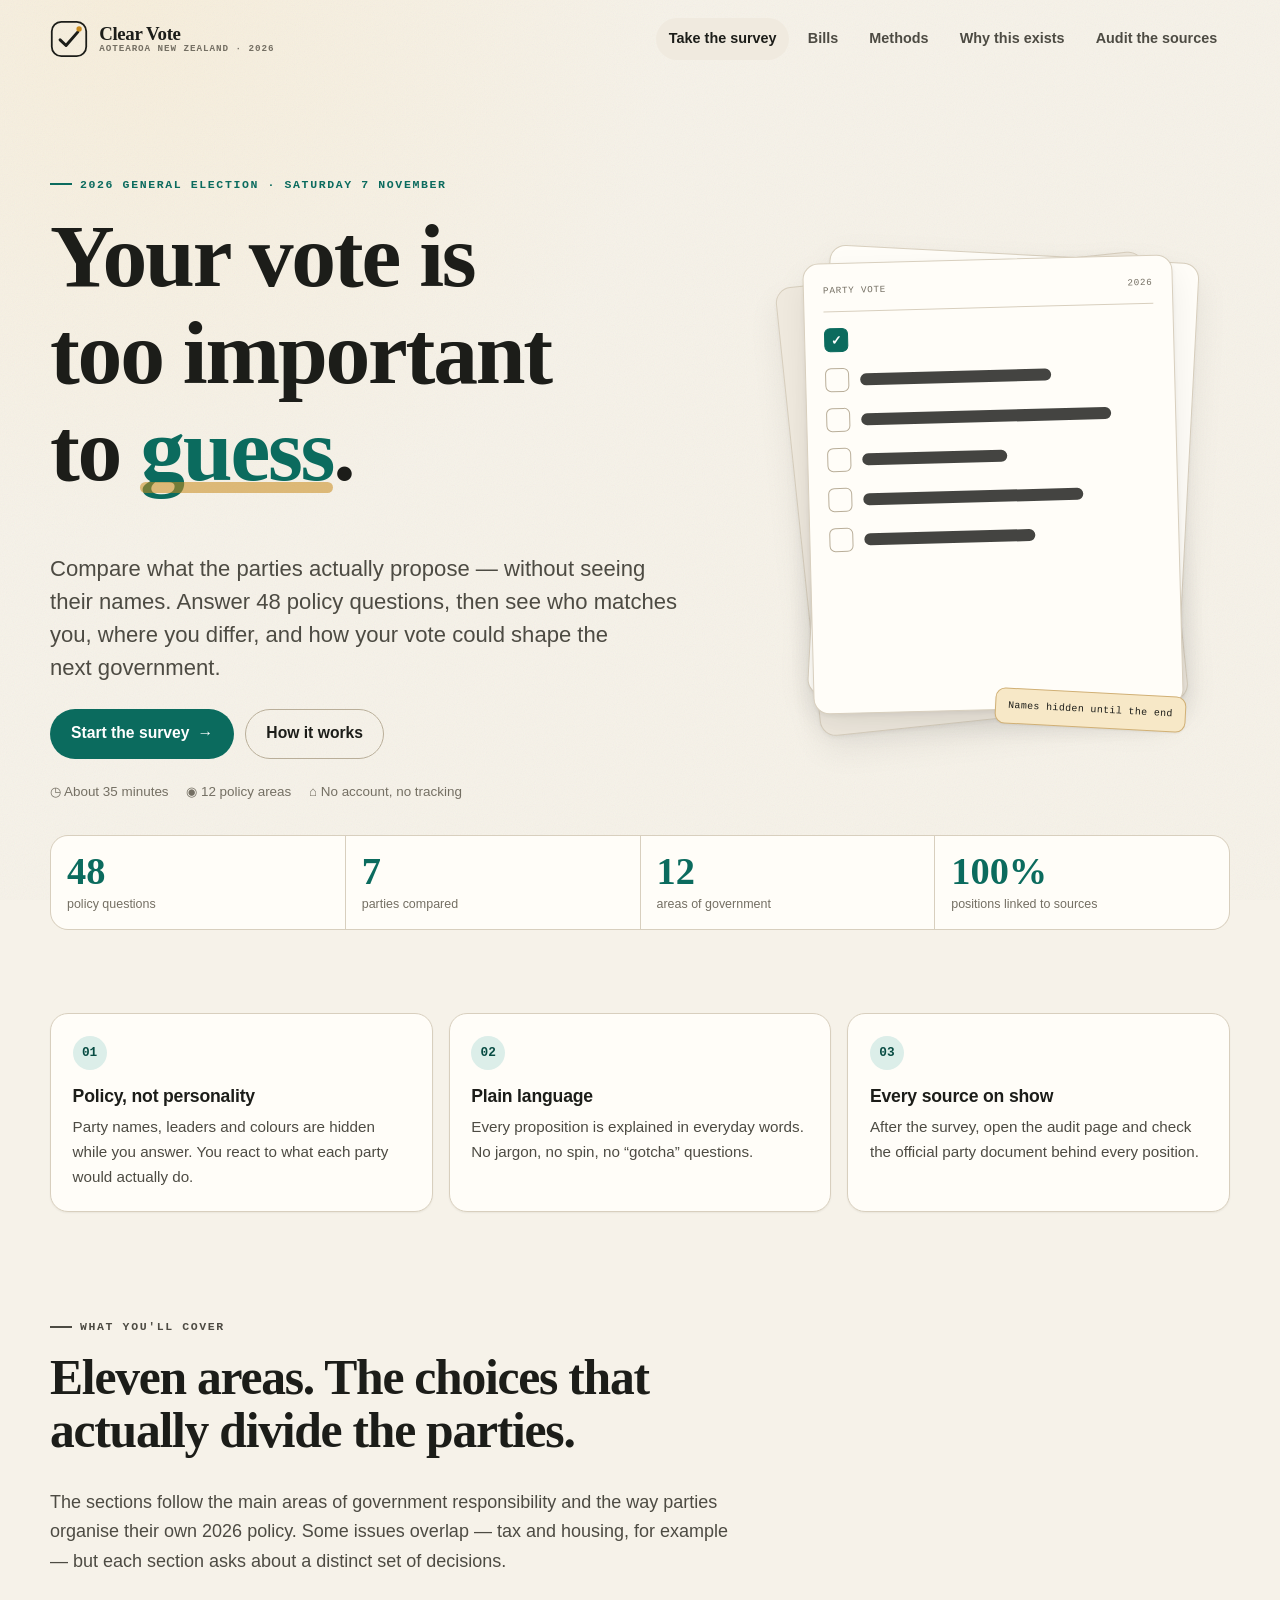
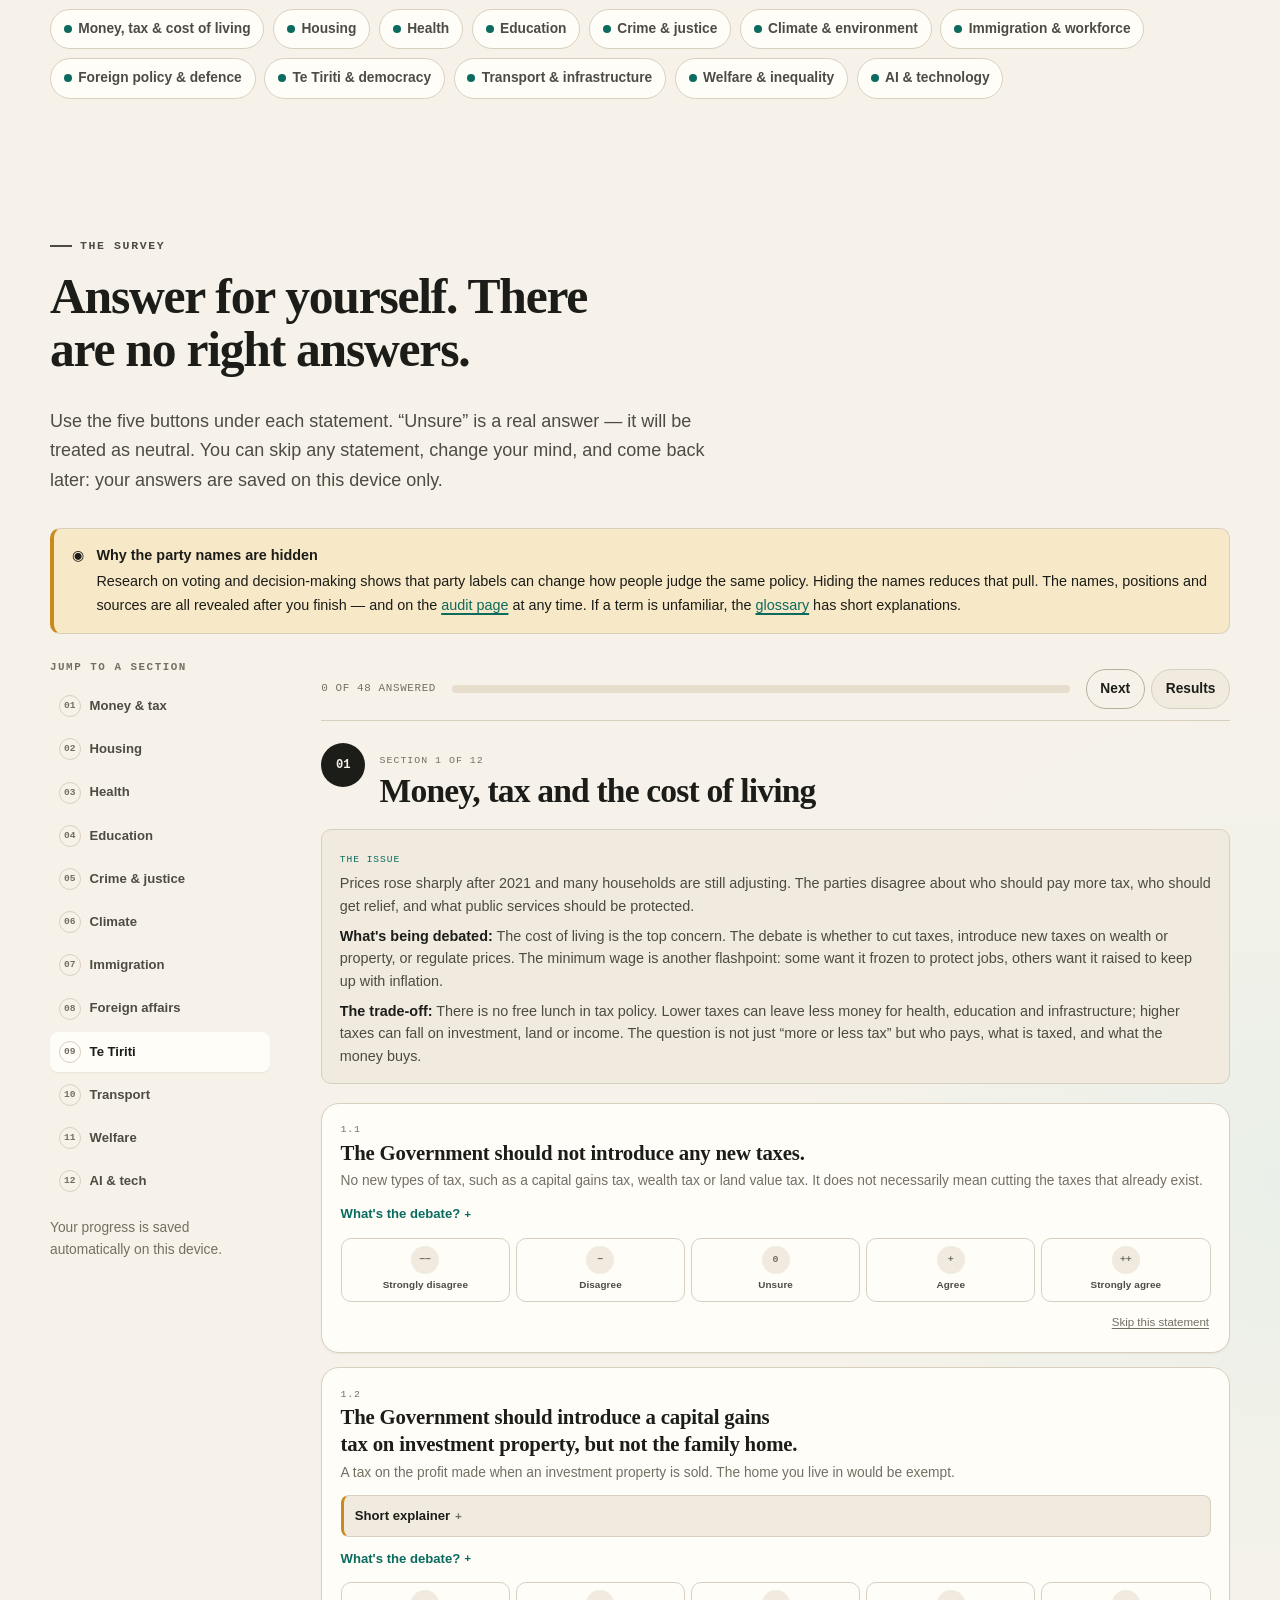
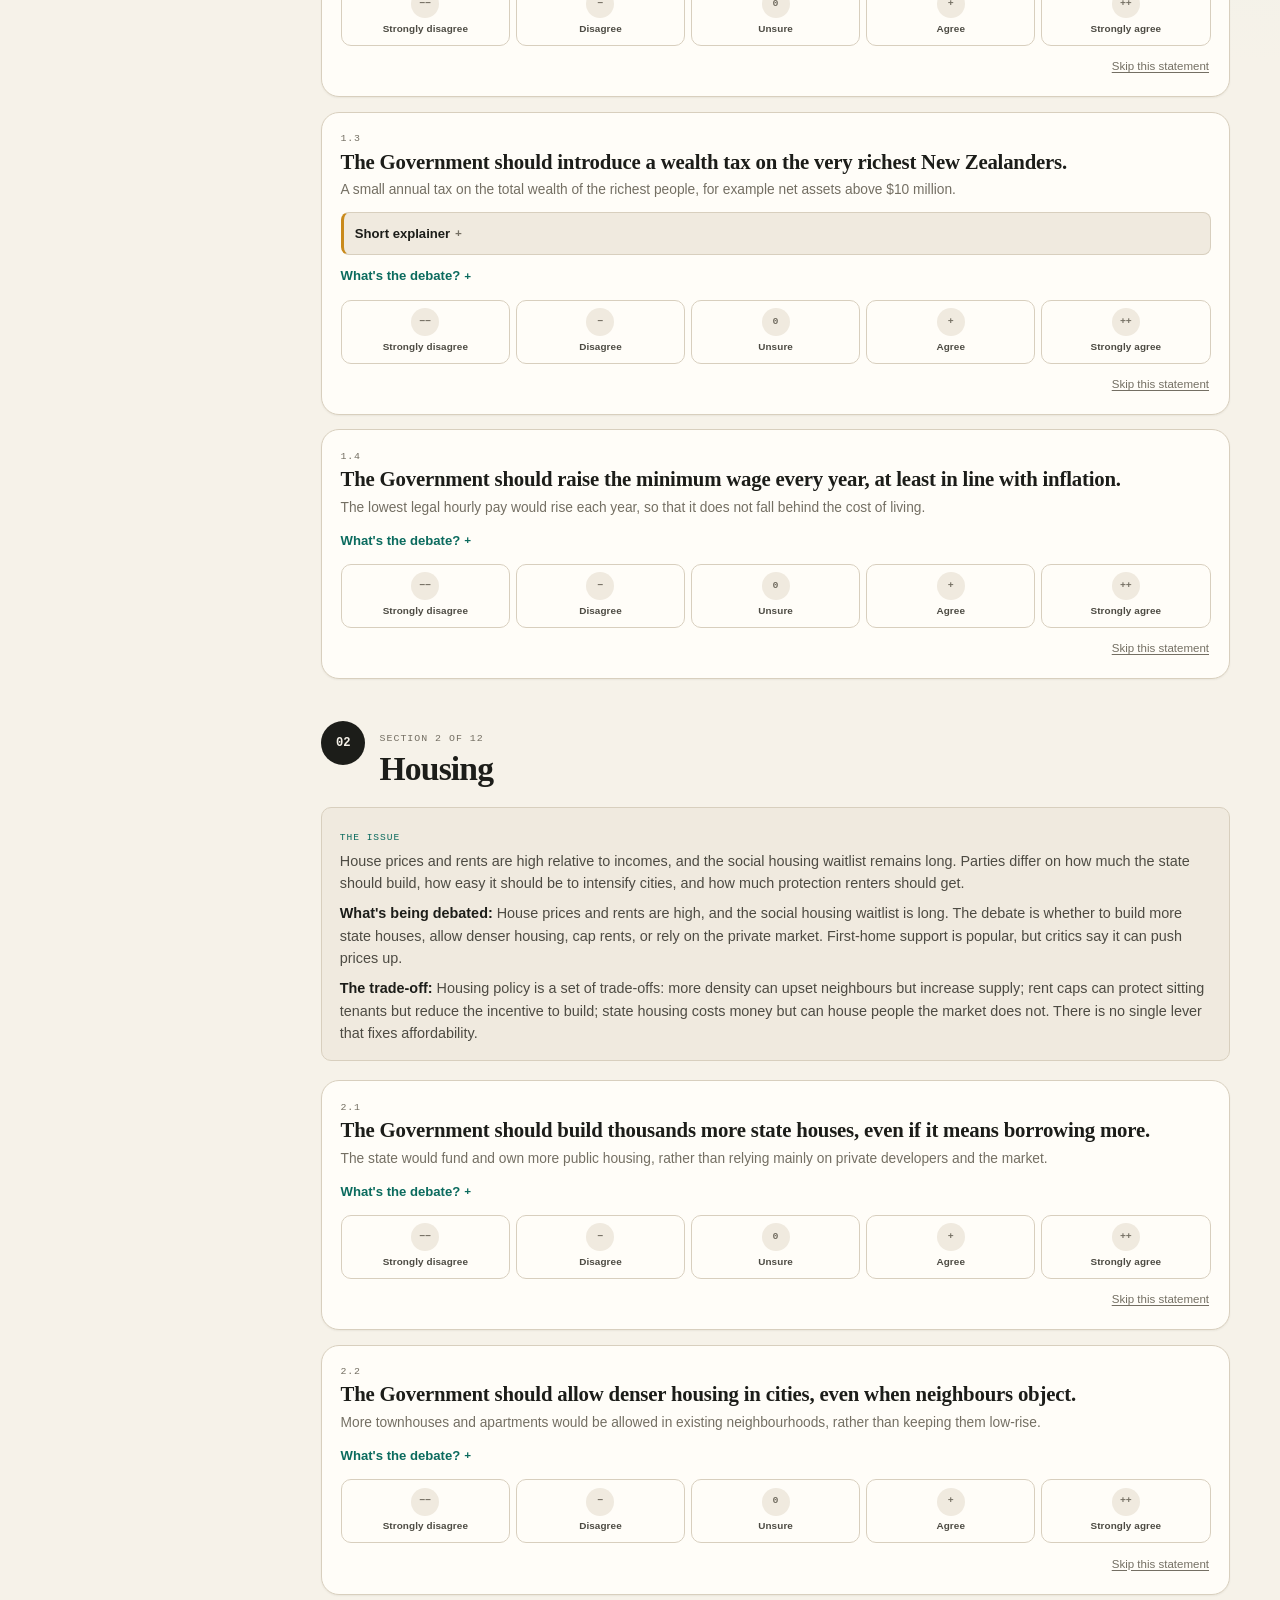
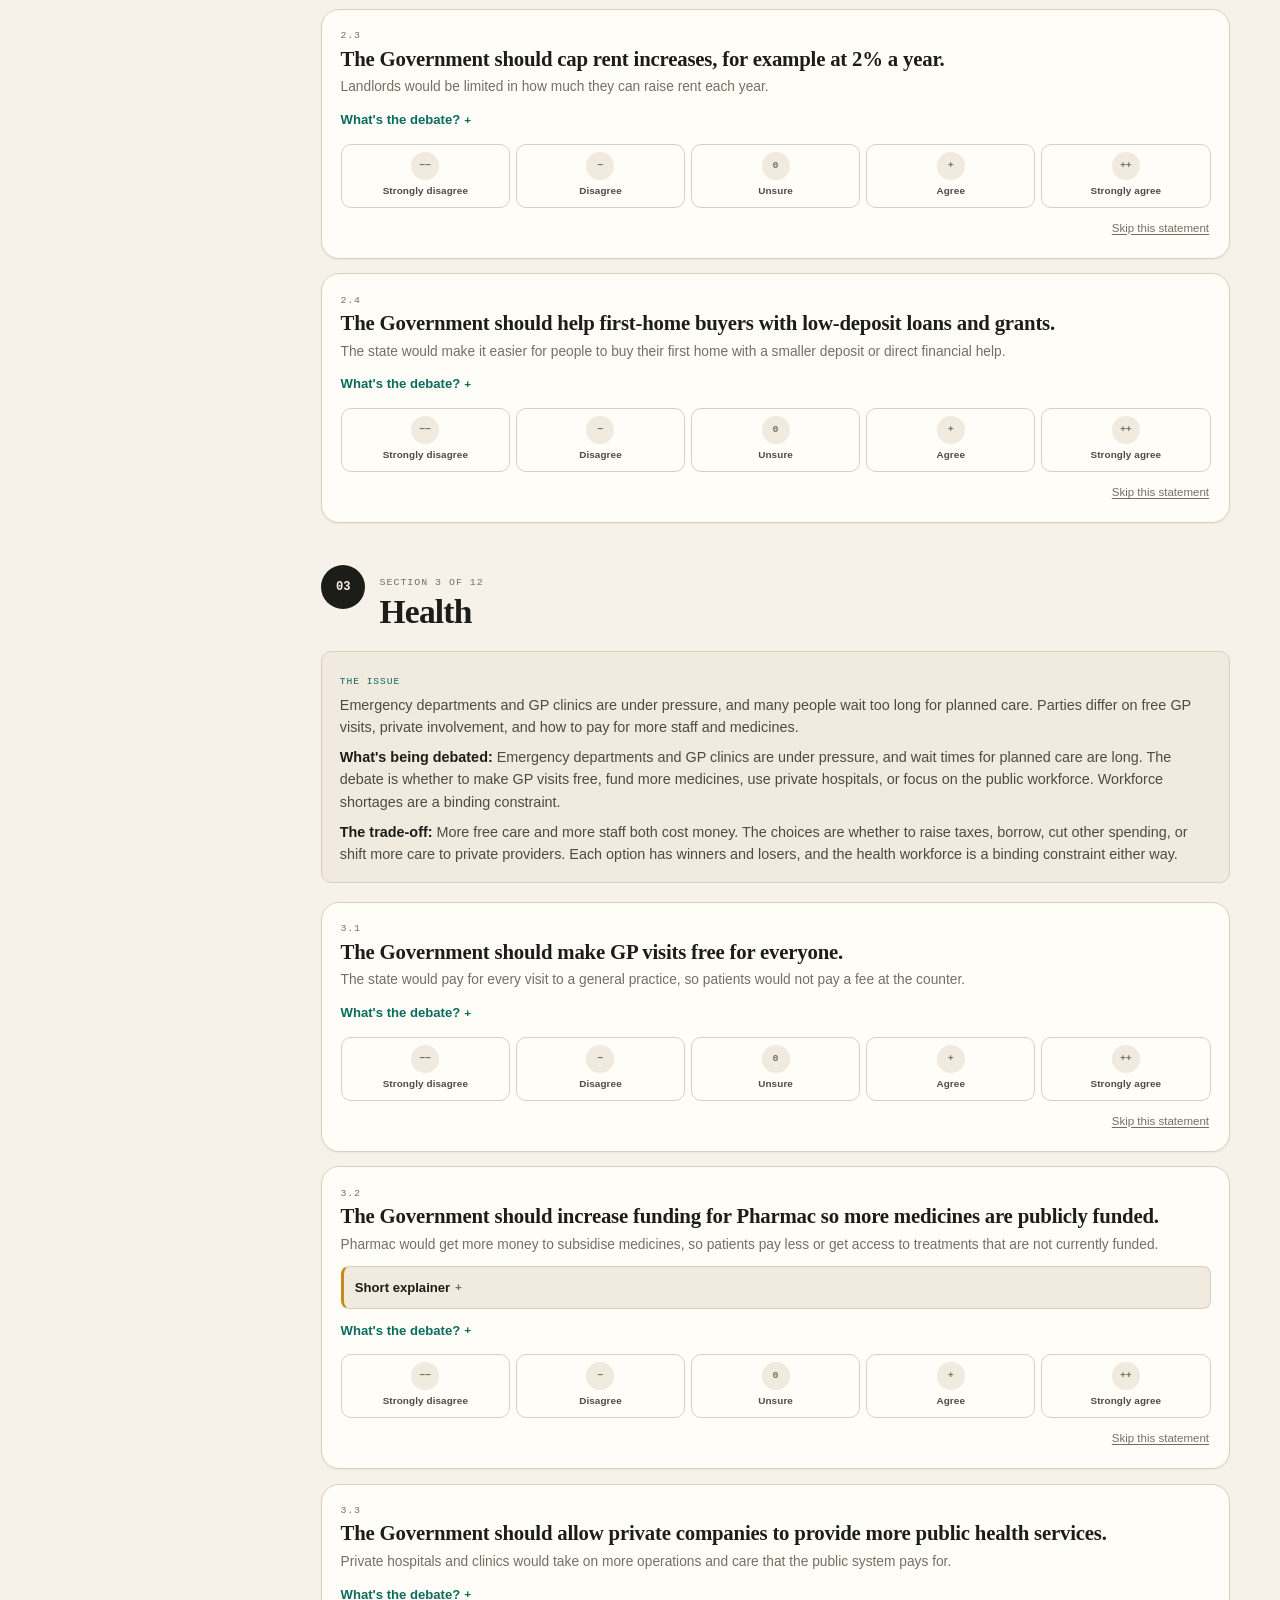
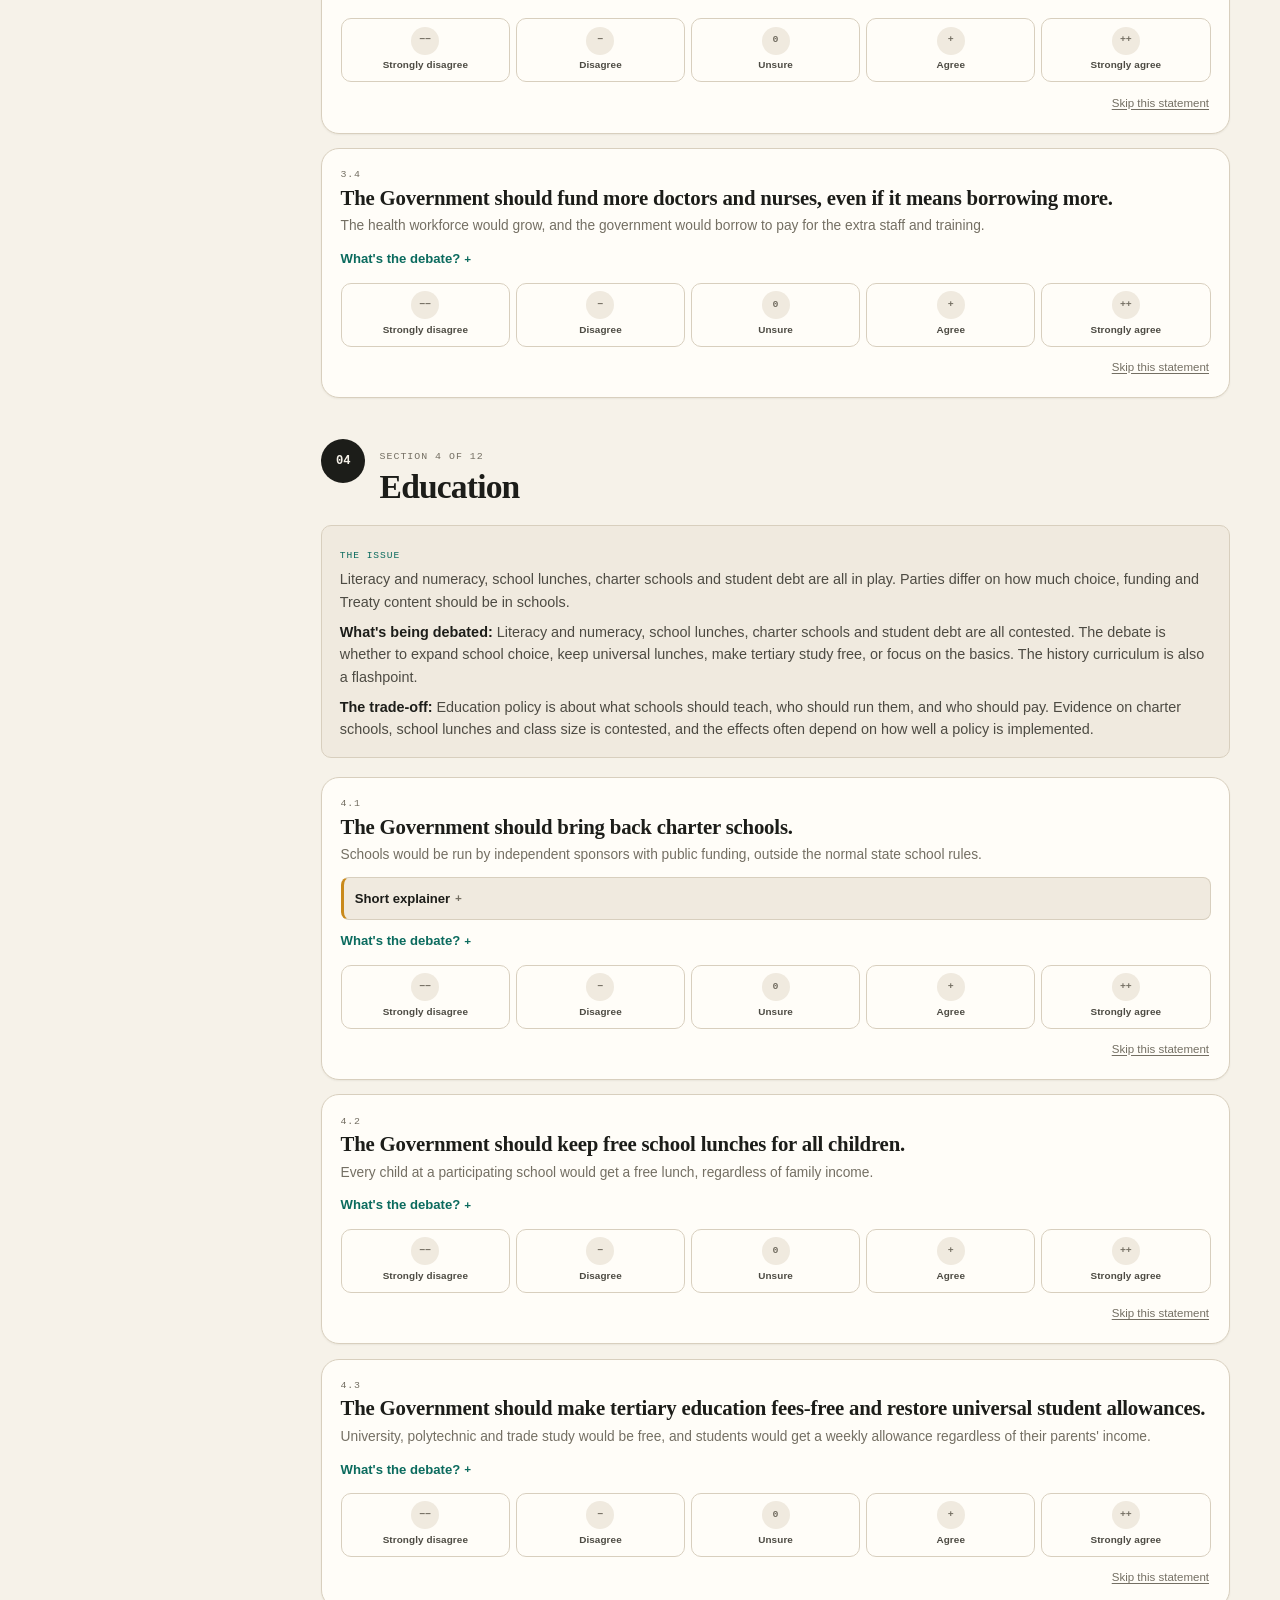
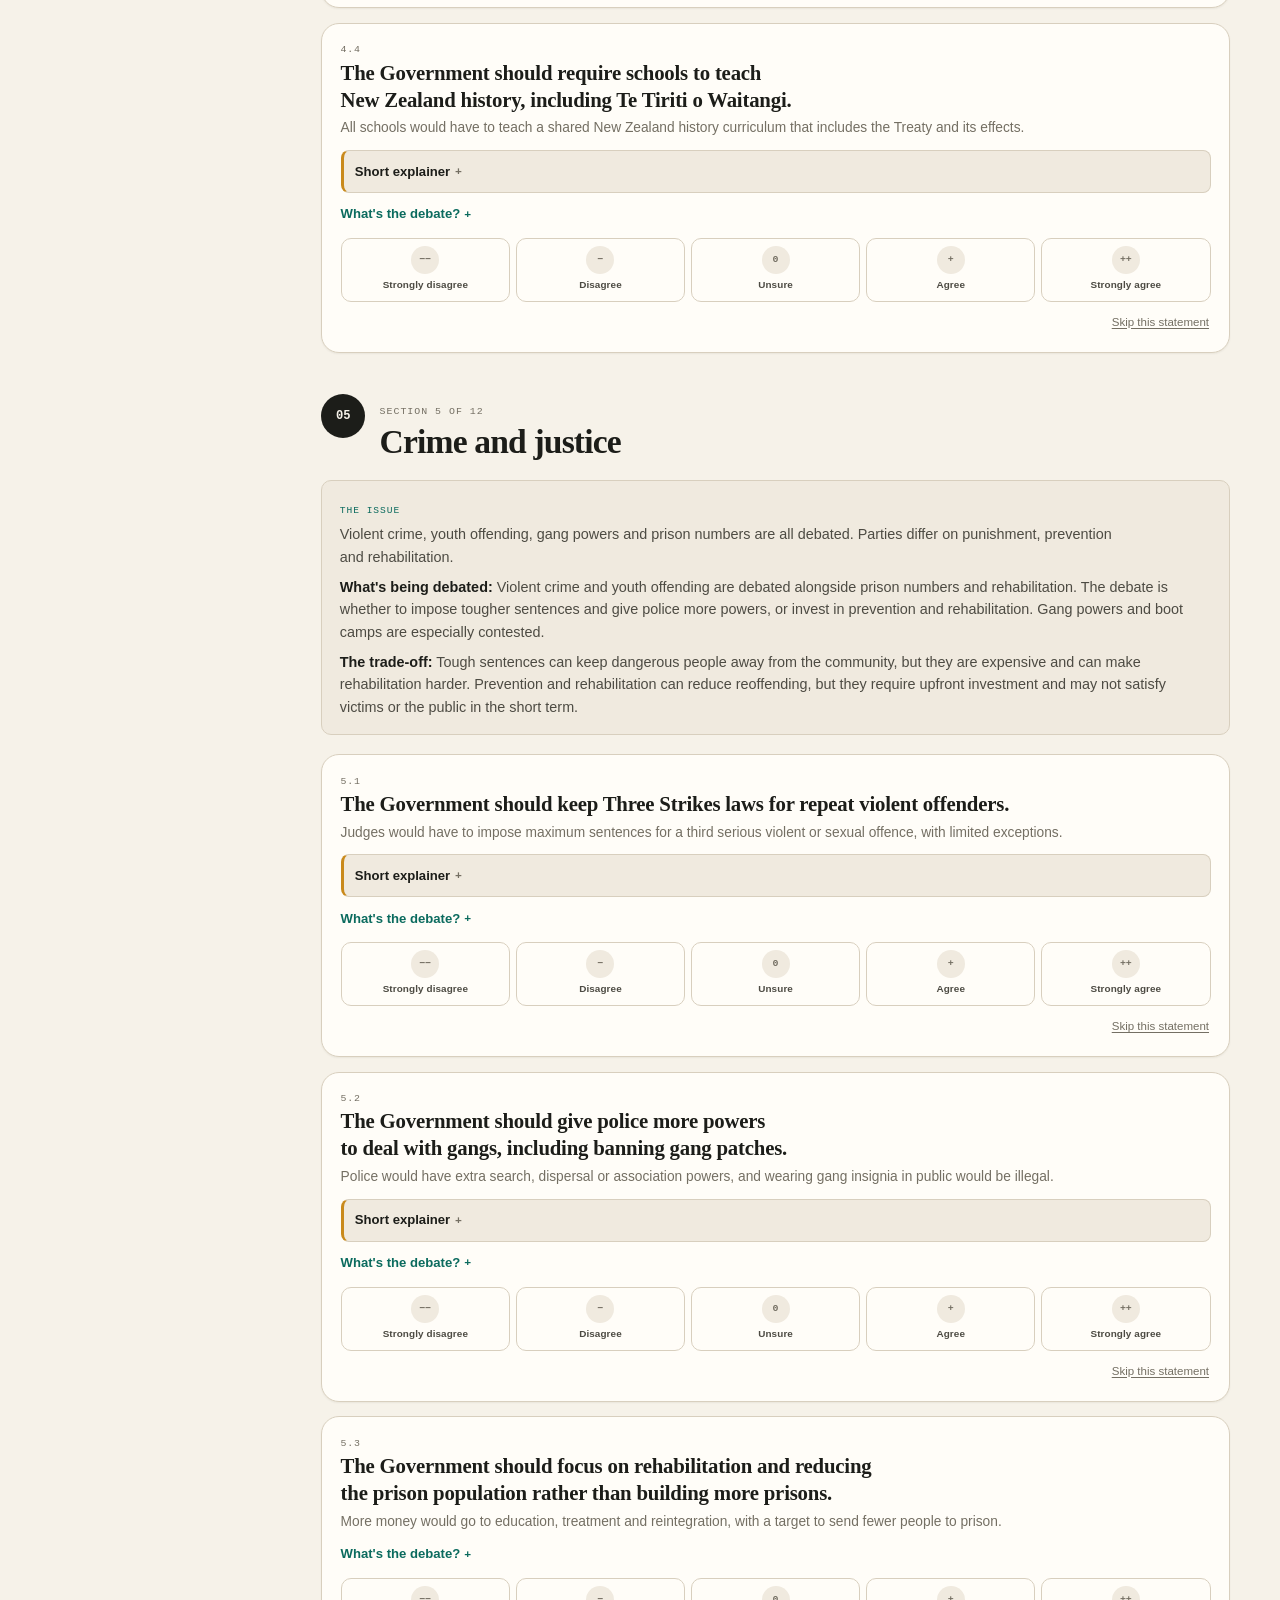
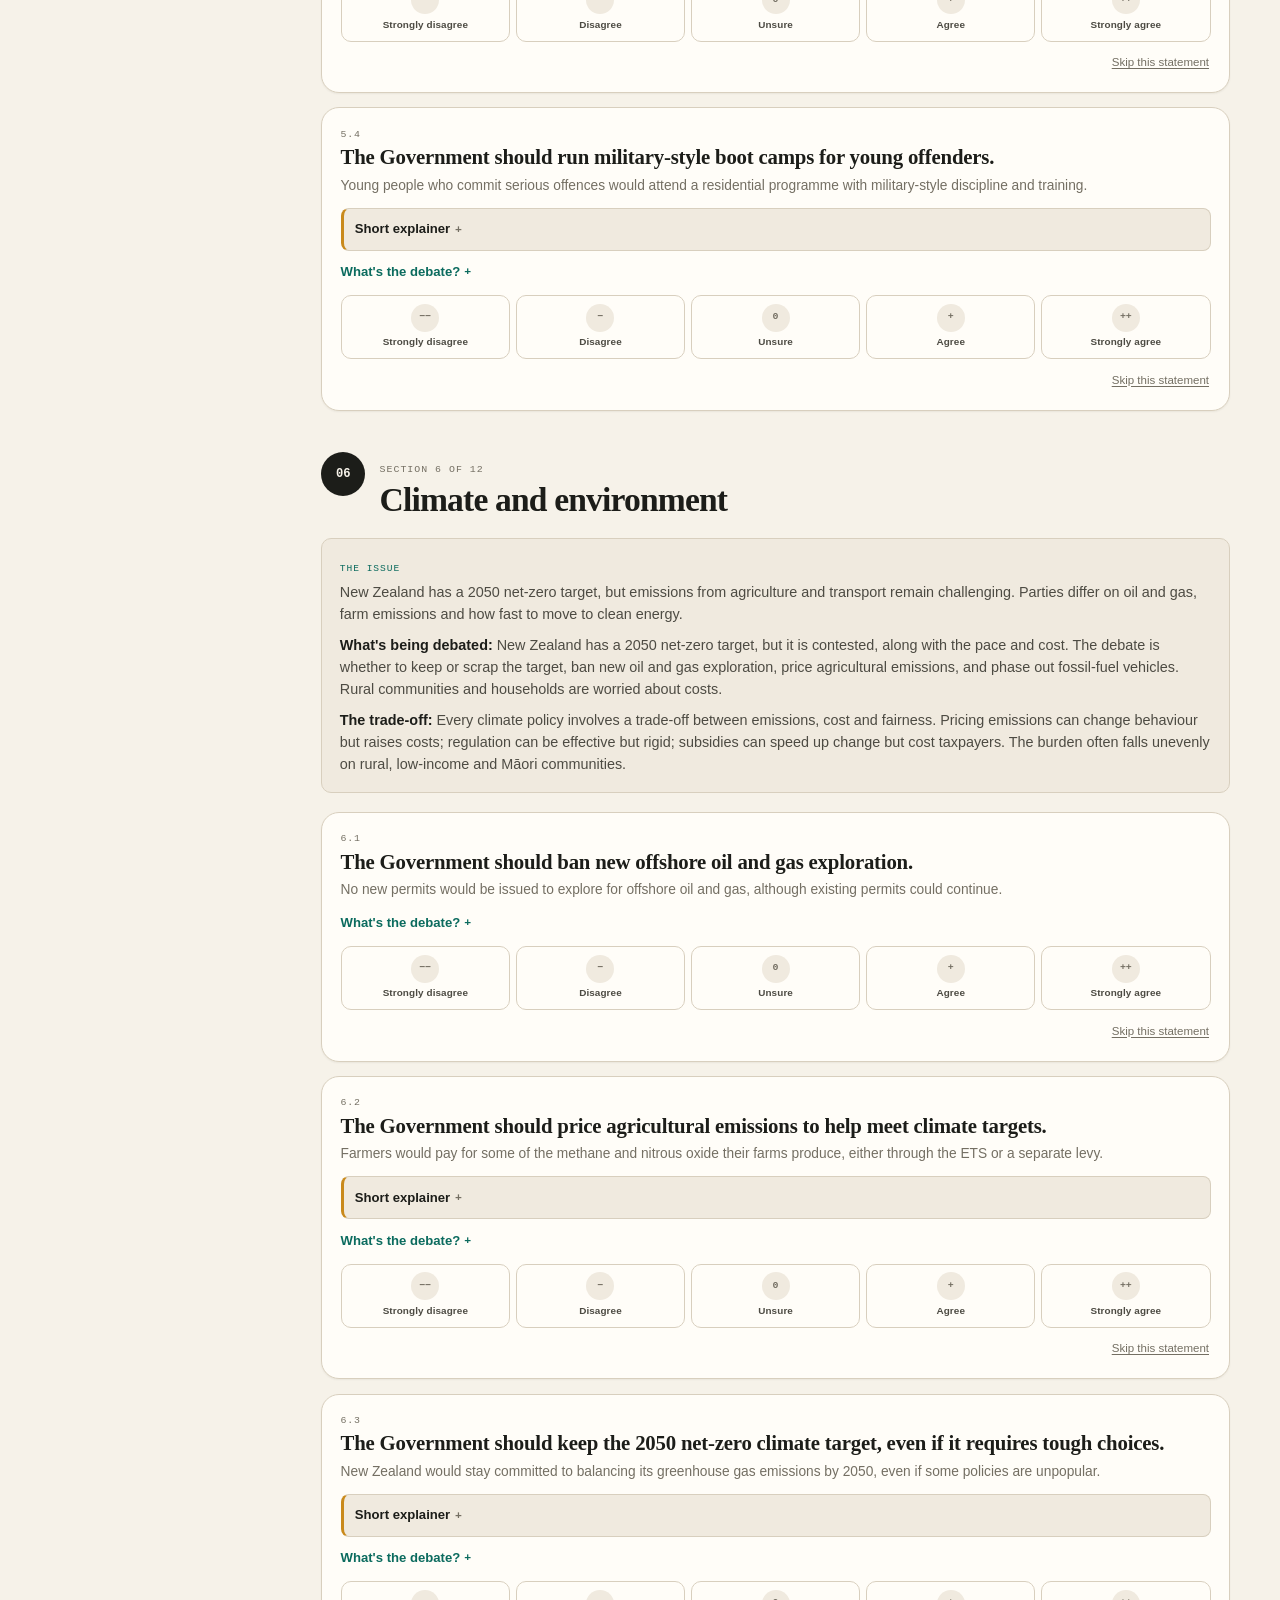
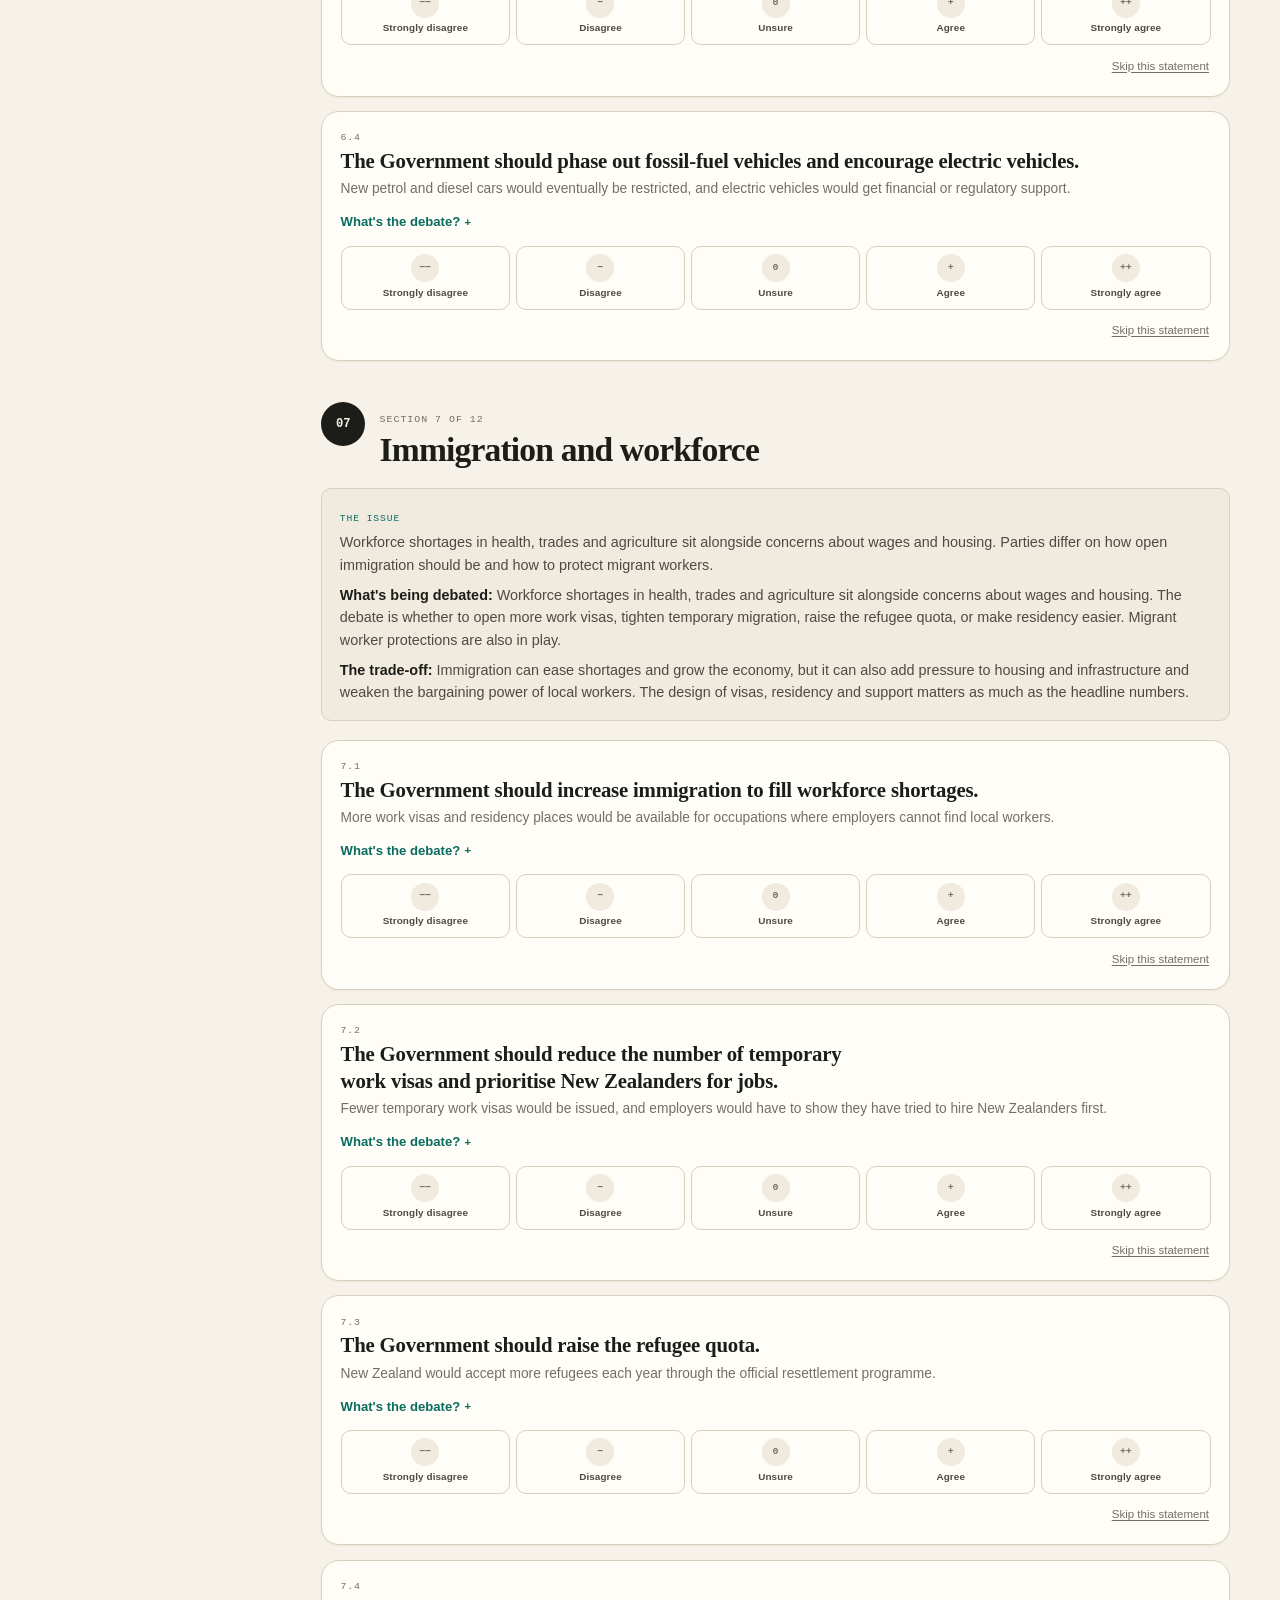
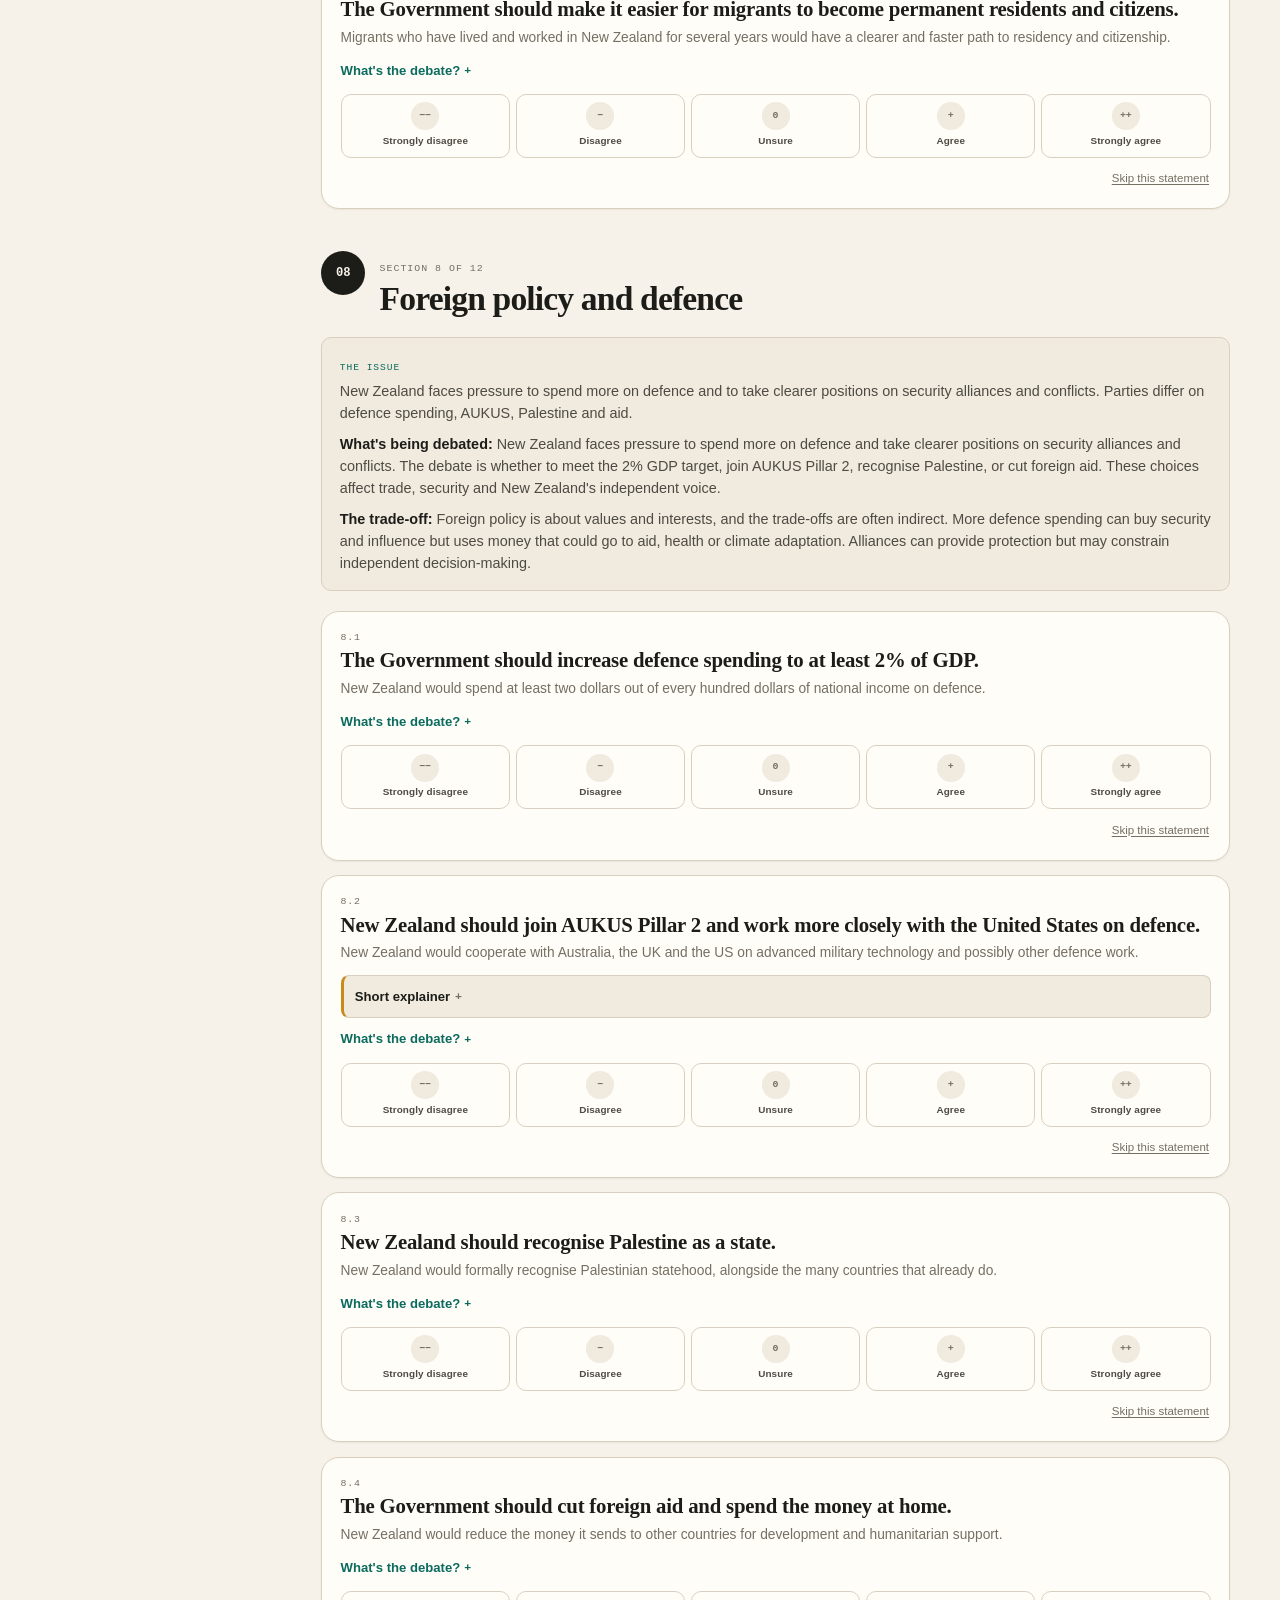
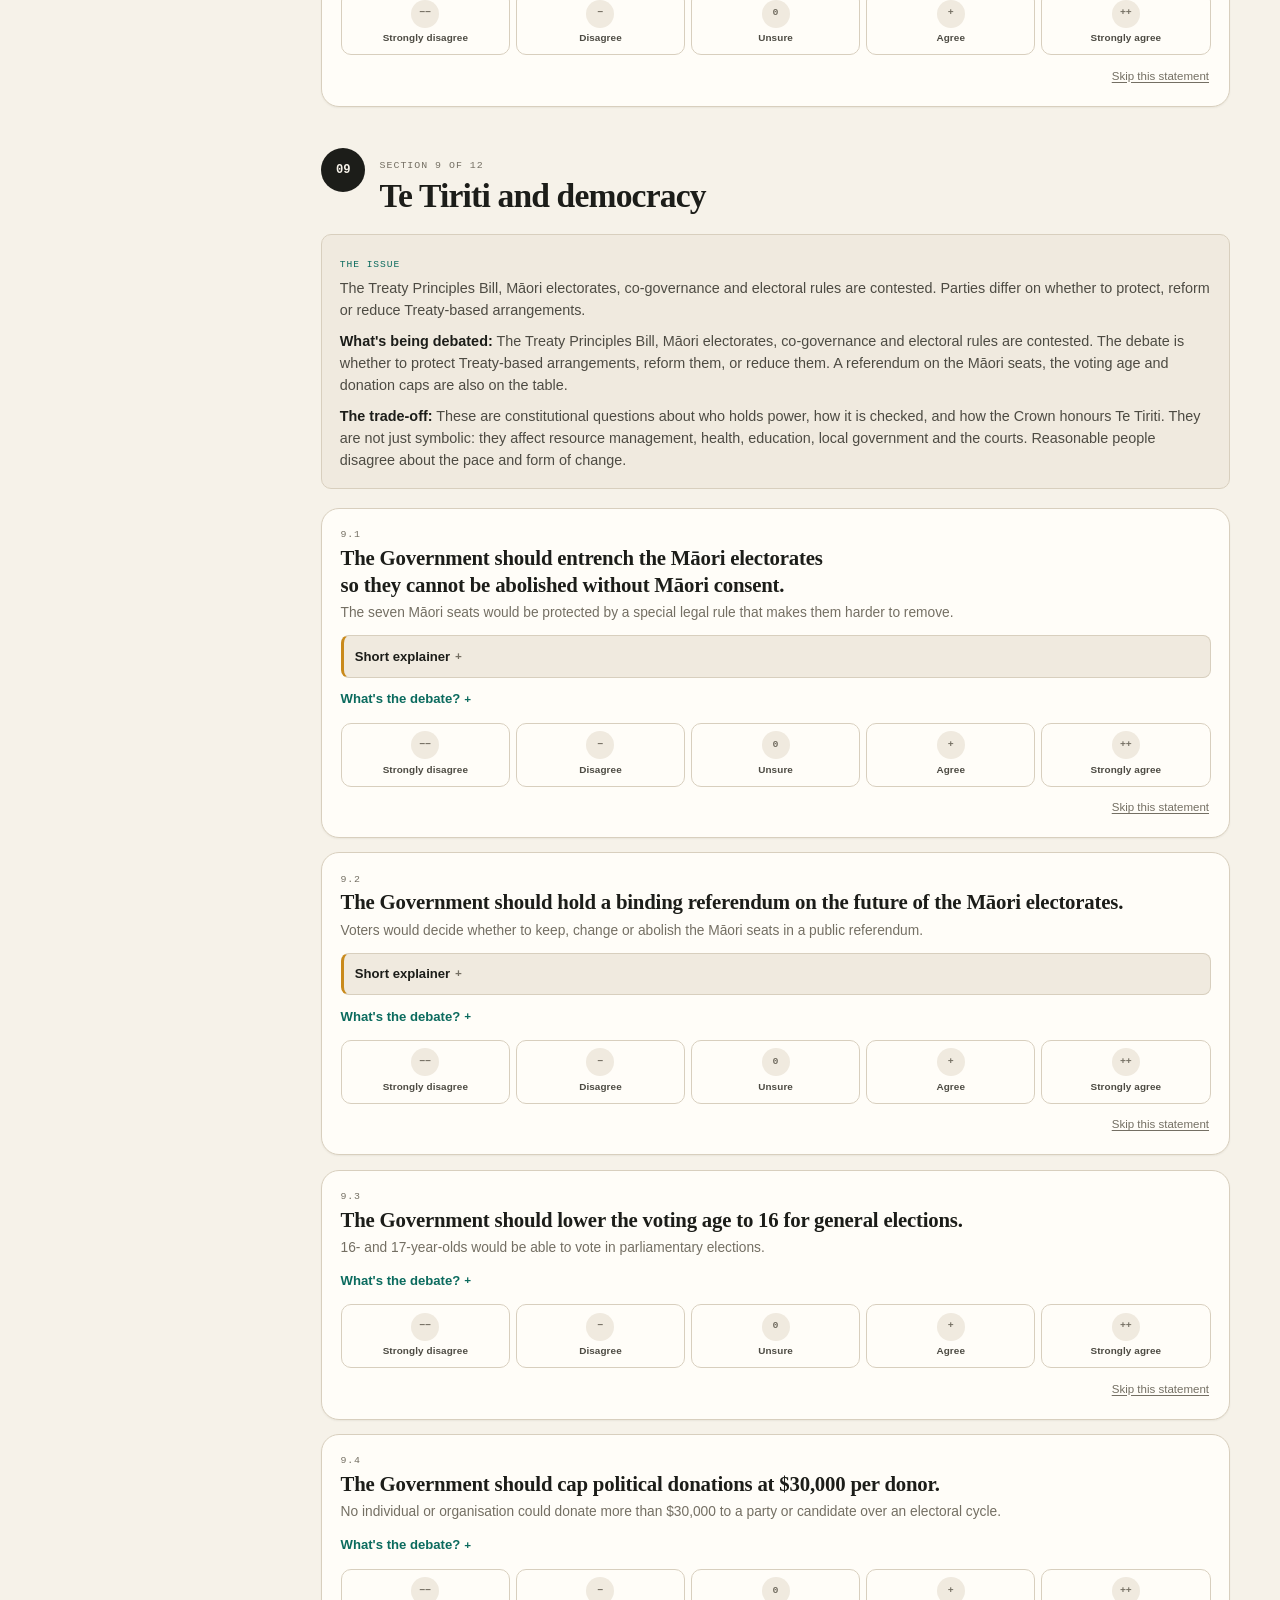
<file: index.html>
<!doctype html>
<html lang="en-NZ">
<head>
  <meta charset="utf-8">
  <meta name="viewport" content="width=device-width, initial-scale=1">
  <title>Clear Vote — Compare policies, not personalities | NZ 2026</title>
  <meta name="description" content="A blind, source-checked comparison of the 2026 New Zealand election policies. Answer 48 questions in about 35 minutes, then see which parties match you — and why.">
  <meta name="theme-color" content="#f6f2e9">
  <link rel="icon" href="./assets/img/favicon.svg" type="image/svg+xml">
  <link rel="stylesheet" href="./assets/css/styles.css?v=20261105">
  <meta property="og:title" content="Clear Vote — Compare policies, not personalities">
  <meta property="og:description" content="A blind, source-checked comparison of the 2026 New Zealand election policies. 48 questions. About 35 minutes. Every party position sourced.">
  <meta property="og:type" content="website">
</head>
<body data-page="survey">
  <a class="skip-link" href="#main">Skip to content</a>

  <header class="site-header">
    <div class="wrap">
      <a class="brand" href="./index.html">
        <svg class="brand-mark" viewBox="0 0 64 64" aria-hidden="true">
          <rect x="3" y="3" width="58" height="58" rx="16" fill="none" stroke="currentColor" stroke-width="3"/>
          <path d="M17 33.5 27 43l20-23" fill="none" stroke="currentColor" stroke-width="5" stroke-linecap="round" stroke-linejoin="round"/>
          <circle cx="49" cy="15" r="4.5" fill="#c98a1c"/>
        </svg>
        <span class="brand-text">
          <strong>Clear Vote</strong>
          <span>Aotearoa New Zealand · 2026</span>
        </span>
      </a>

      <button class="nav-toggle" type="button" aria-expanded="false" aria-controls="site-nav">
        Menu
        <span aria-hidden="true">☰</span>
      </button>

      <nav class="site-nav" id="site-nav" aria-label="Main navigation">
        <a href="#survey" aria-current="page">Take the survey</a>
        <a href="./bills.html">Bills</a>
        <a href="./methods.html">Methods</a>
        <a href="./motivation.html">Why this exists</a>
        <a href="./audit.html">Audit the sources</a>
      </nav>
    </div>
  </header>

  <main id="main">
    <section class="hero home-hero">
      <div class="wrap">
        <div class="hero-grid">
          <div>
            <p class="eyebrow">2026 General Election · Saturday 7 November</p>
            <h1>Your vote is too important to <em>guess</em>.</h1>
            <p class="lede">Compare what the parties actually propose — without seeing their names. Answer 48 policy questions, then see who matches you, where you differ, and how your vote could shape the next government.</p>
            <div class="btn-row mt-3">
              <a class="btn" href="#survey">Start the survey <span aria-hidden="true">→</span></a>
              <a class="btn btn-ghost" href="./methods.html">How it works</a>
            </div>
            <div class="hero-meta">
              <span>◷ About 35 minutes</span>
              <span>◉ 12 policy areas</span>
              <span>⌂ No account, no tracking</span>
            </div>
          </div>

          <div class="hero-art" aria-hidden="true">
            <div class="ballot-stack">
              <div class="ballot"></div>
              <div class="ballot"></div>
              <div class="ballot">
                <div class="ballot-head">
                  <span>Party vote</span>
                  <span>2026</span>
                </div>
                <div class="ballot-line is-selected"><span class="tick">✓</span><span class="redact"></span></div>
                <div class="ballot-line"><span class="tick"></span><span class="redact"></span></div>
                <div class="ballot-line"><span class="tick"></span><span class="redact"></span></div>
                <div class="ballot-line"><span class="tick"></span><span class="redact"></span></div>
                <div class="ballot-line"><span class="tick"></span><span class="redact"></span></div>
                <div class="ballot-line"><span class="tick"></span><span class="redact"></span></div>
              </div>
              <div class="ballot-note">Names hidden until the end</div>
            </div>
          </div>
        </div>

        <div class="home-stats" aria-label="At a glance">
          <div class="home-stat"><strong>48</strong><span>policy questions</span></div>
          <div class="home-stat"><strong>7</strong><span>parties compared</span></div>
          <div class="home-stat"><strong>12</strong><span>areas of government</span></div>
          <div class="home-stat"><strong>100%</strong><span>positions linked to sources</span></div>
        </div>
      </div>
    </section>

    <section class="section-tight">
      <div class="wrap">
        <div class="grid-3">
          <article class="feature-card">
            <span class="num">01</span>
            <h3>Policy, not personality</h3>
            <p>Party names, leaders and colours are hidden while you answer. You react to what each party would actually do.</p>
          </article>
          <article class="feature-card">
            <span class="num">02</span>
            <h3>Plain language</h3>
            <p>Every proposition is explained in everyday words. No jargon, no spin, no “gotcha” questions.</p>
          </article>
          <article class="feature-card">
            <span class="num">03</span>
            <h3>Every source on show</h3>
            <p>After the survey, open the audit page and check the official party document behind every position.</p>
          </article>
        </div>
      </div>
    </section>

    <section class="section">
      <div class="wrap">
        <div class="section-head">
          <p class="eyebrow">What you'll cover</p>
          <h2>Eleven areas. The choices that actually divide the parties.</h2>
          <p>The sections follow the main areas of government responsibility and the way parties organise their own 2026 policy. Some issues overlap — tax and housing, for example — but each section asks about a distinct set of decisions.</p>
        </div>
        <div class="category-cloud" aria-label="Survey sections">
          <a class="category-pill" href="#section-economy"><span class="dot"></span>Money, tax &amp; cost of living</a>
          <a class="category-pill" href="#section-housing"><span class="dot"></span>Housing</a>
          <a class="category-pill" href="#section-health"><span class="dot"></span>Health</a>
          <a class="category-pill" href="#section-education"><span class="dot"></span>Education</a>
          <a class="category-pill" href="#section-justice"><span class="dot"></span>Crime &amp; justice</a>
          <a class="category-pill" href="#section-climate"><span class="dot"></span>Climate &amp; environment</a>
          <a class="category-pill" href="#section-immigration"><span class="dot"></span>Immigration &amp; workforce</a>
          <a class="category-pill" href="#section-foreign"><span class="dot"></span>Foreign policy &amp; defence</a>
          <a class="category-pill" href="#section-tiriti"><span class="dot"></span>Te Tiriti &amp; democracy</a>
          <a class="category-pill" href="#section-transport"><span class="dot"></span>Transport &amp; infrastructure</a>
          <a class="category-pill" href="#section-welfare"><span class="dot"></span>Welfare &amp; inequality</a>
          <a class="category-pill" href="#section-ai"><span class="dot"></span>AI &amp; technology</a>
        </div>
      </div>
    </section>

    <section class="section" id="survey">
      <div class="wrap">
        <div class="section-head">
          <p class="eyebrow">The survey</p>
          <h2>Answer for yourself. There are no right answers.</h2>
          <p>Use the five buttons under each statement. “Unsure” is a real answer — it will be treated as neutral. You can skip any statement, change your mind, and come back later: your answers are saved on this device only.</p>
        </div>

        <div class="notice mb-3" role="note">
          <span aria-hidden="true">◉</span>
          <div>
            <strong>Why the party names are hidden</strong>
            <p>Research on voting and decision-making shows that party labels can change how people judge the same policy. Hiding the names reduces that pull. The names, positions and sources are all revealed after you finish — and on the <a href="./audit.html">audit page</a> at any time. If a term is unfamiliar, the <a href="./glossary.html">glossary</a> has short explanations.</p>
          </div>
        </div>

        <div class="survey-shell">
          <aside class="survey-aside" aria-label="Survey sections">
            <h2>Jump to a section</h2>
            <ol class="section-nav" id="section-nav"></ol>
            <p class="small muted mt-2">Your progress is saved automatically on this device.</p>
          </aside>

          <div class="survey-main">
            <div class="survey-progress" id="survey-progress">
              <div class="progress-row">
                <span class="progress-text" id="progress-text">0 of 48 answered</span>
                <div class="progress-track" role="progressbar" aria-labelledby="progress-text" aria-valuemin="0" aria-valuemax="48" aria-valuenow="0" id="progress-track">
                  <div class="progress-fill" id="progress-fill"></div>
                </div>
                <div class="progress-actions">
                  <button class="btn btn-small btn-ghost" type="button" id="next-unanswered">Next</button>
                  <a class="btn btn-small btn-soft" href="./results.html" id="results-link">Results</a>
                </div>
              </div>
            </div>

            <details class="mobile-jump">
              <summary>Jump to a section</summary>
              <ol class="section-nav" id="mobile-section-nav"></ol>
            </details>

            <div id="survey-sections">
              <noscript>
                <div class="notice notice-danger">
                  <div>
                    <strong>JavaScript is needed for the survey</strong>
                    <p>This survey runs entirely in your browser. Please enable JavaScript, or read the full policy matrix on the <a href="./audit.html">audit page</a>.</p>
                  </div>
                </div>
              </noscript>
            </div>

            <div class="survey-footer" id="survey-footer">
              <p id="footer-message"><strong>You can finish at any point.</strong> The results page will show how many statements each match is based on, so you can see whether a result is well supported.</p>
              <p class="small muted" id="import-survey-status" role="status" aria-live="polite"></p>
              <div class="btn-row">
                <a class="btn" href="./results.html" id="finish-link">See my results <span aria-hidden="true">→</span></a>
                <label class="btn btn-ghost" for="import-survey">Load saved result</label>
                <input id="import-survey" class="sr-only" type="file" accept="application/json,.json">
                <button class="btn btn-ghost" type="button" id="restart-survey">Start over</button>
              </div>
            </div>
          </div>
        </div>
      </div>
    </section>

    <section class="section">
      <div class="wrap">
        <div class="section-head">
          <p class="eyebrow">After the survey</p>
          <h2>Not just a score. A map of the choice.</h2>
          <p>The results page shows your closest parties, the issues where you agree and differ, and the MMP context that turns votes into seats. It does not tell you how to vote.</p>
        </div>
        <div class="grid-3">
          <article class="feature-card">
            <span class="num">A</span>
            <h3>Your alignment</h3>
            <p>A percentage for every party, with a clear note on how many statements the score is based on.</p>
          </article>
          <article class="feature-card">
            <span class="num">B</span>
            <h3>Your vote in context</h3>
            <p>A 123-seat graphic based on the 2 November polling average, plus the coalition maths and the 5% threshold.</p>
          </article>
          <article class="feature-card">
            <span class="num">C</span>
            <h3>Share, print or save</h3>
            <p>Print a clean results sheet, copy a private link, download a result card, or save a results file you can load again later.</p>
          </article>
        </div>
      </div>
    </section>

    <section class="section">
      <div class="wrap">
        <div class="section-head">
          <p class="eyebrow">What's in front of Parliament</p>
          <h2>The election is not the only thing happening.</h2>
          <p>Bills are where policy becomes law. These are three of the current or recent bills that matter for the election — with a plain-language explainer and a link to the official text.</p>
        </div>
        <div class="grid-3">
          <article class="feature-card">
            <span class="num">01</span>
            <h3>Treaty references</h3>
            <p>The Standardisation Bill would rewrite Treaty references across a range of Acts. It is the current Treaty bill after the Treaty Principles Bill was defeated.</p>
            <p class="mt-2 mb-0"><a href="./bills.html#treaty-standardisation">Read the explainer →</a></p>
          </article>
          <article class="feature-card">
            <span class="num">02</span>
            <h3>Māori electorate boundaries</h3>
            <p>The Electoral (District Boundaries) Bill would keep the number of Māori seats at seven until at least 2032, despite growth on the Māori roll.</p>
            <p class="mt-2 mb-0"><a href="./bills.html#electoral-boundaries">Read the explainer →</a></p>
          </article>
          <article class="feature-card">
            <span class="num">03</span>
            <h3>Deepfakes</h3>
            <p>The Deepfake Digital Harm and Exploitation Bill targets sexually explicit AI-generated images. It is one of the few AI-specific bills before Parliament.</p>
            <p class="mt-2 mb-0"><a href="./bills.html#deepfake-bill">Read the explainer →</a></p>
          </article>
        </div>
        <div class="btn-row mt-3">
          <a class="btn btn-ghost" href="./bills.html">See all current bills &amp; flashpoints</a>
        </div>
      </div>
    </section>

    <section class="section">
      <div class="wrap">
        <div class="notice notice-accent">
          <span aria-hidden="true">✓</span>
          <div>
            <strong>What this is — and isn't</strong>
            <p>This is an independent, non-partisan education project. It is not affiliated with any party, candidate, or campaign. It does not promote or oppose any party, collect personal information, run ads, or accept donations. It is a snapshot of published policy as at 5 November 2026, not a prediction of the election result. Always check the sources before you vote.</p>
          </div>
        </div>
      </div>
    </section>
  </main>

  <footer class="site-footer">
    <div class="wrap">
      <div class="footer-grid">
        <div>
          <a class="brand" href="./index.html">
            <svg class="brand-mark" viewBox="0 0 64 64" aria-hidden="true">
              <rect x="3" y="3" width="58" height="58" rx="16" fill="none" stroke="currentColor" stroke-width="3"/>
              <path d="M17 33.5 27 43l20-23" fill="none" stroke="currentColor" stroke-width="5" stroke-linecap="round" stroke-linejoin="round"/>
              <circle cx="49" cy="15" r="4.5" fill="#c98a1c"/>
            </svg>
            <span class="brand-text">
              <strong>Clear Vote</strong>
              <span>Aotearoa New Zealand · 2026</span>
            </span>
          </a>
          <p class="small muted mt-2">Compare policies, not personalities. Built for the 2026 general election and released as an open, auditable project.</p>
        </div>
        <div>
          <h3>The project</h3>
          <ul>
            <li><a href="./methods.html">Methods &amp; scoring</a></li>
            <li><a href="./motivation.html">Why this exists</a></li>
            <li><a href="./audit.html">Audit the sources</a></li>
            <li><a href="./bills.html">Current bills</a></li>
            <li><a href="./glossary.html">Glossary</a></li>
            <li><a href="./results.html">Your results</a></li>
            <li><a href="https://github.com/1jamesthompson1/informed-voting" rel="noopener">GitHub repository</a></li>
          </ul>
        </div>
        <div>
          <h3>Before you vote</h3>
          <ul>
            <li><a href="https://vote.nz/2026-general-election/voting-in-the-election/what-to-do" rel="noopener">How to vote</a></li>
            <li><a href="https://vote.nz/2026-general-election/about/overview/key-dates" rel="noopener">Key dates</a></li>
            <li><a href="https://elections.nz/" rel="noopener">Electoral Commission</a></li>
            <li><a href="https://election2026.nz/" rel="noopener">Election 2026 polling</a></li>
          </ul>
        </div>
      </div>
      <div class="footer-note">
        <p>Clear Vote is an independent project. It does not promote or oppose any party or candidate, and it is not authorised by any party or campaign. Policy positions are summarised from official party material and linked on the audit page. Polling data is a snapshot from <a href="https://election2026.nz/" rel="noopener">election2026.nz</a> (2 November 2026 average). If you find an error, please <a href="https://github.com/1jamesthompson1/informed-voting/issues/new?template=correction.md" rel="noopener">open an issue on GitHub</a> — corrections are welcome.</p>
        <p>Last updated: 5 November 2026 · <a href="./methods.html#corrections">Corrections policy</a></p>
      </div>
    </div>
  </footer>

  <script src="./assets/js/common.js?v=20261105" defer></script>
  <script type="module" src="./assets/js/survey.js?v=20261105"></script>
</body>
</html>
</file>
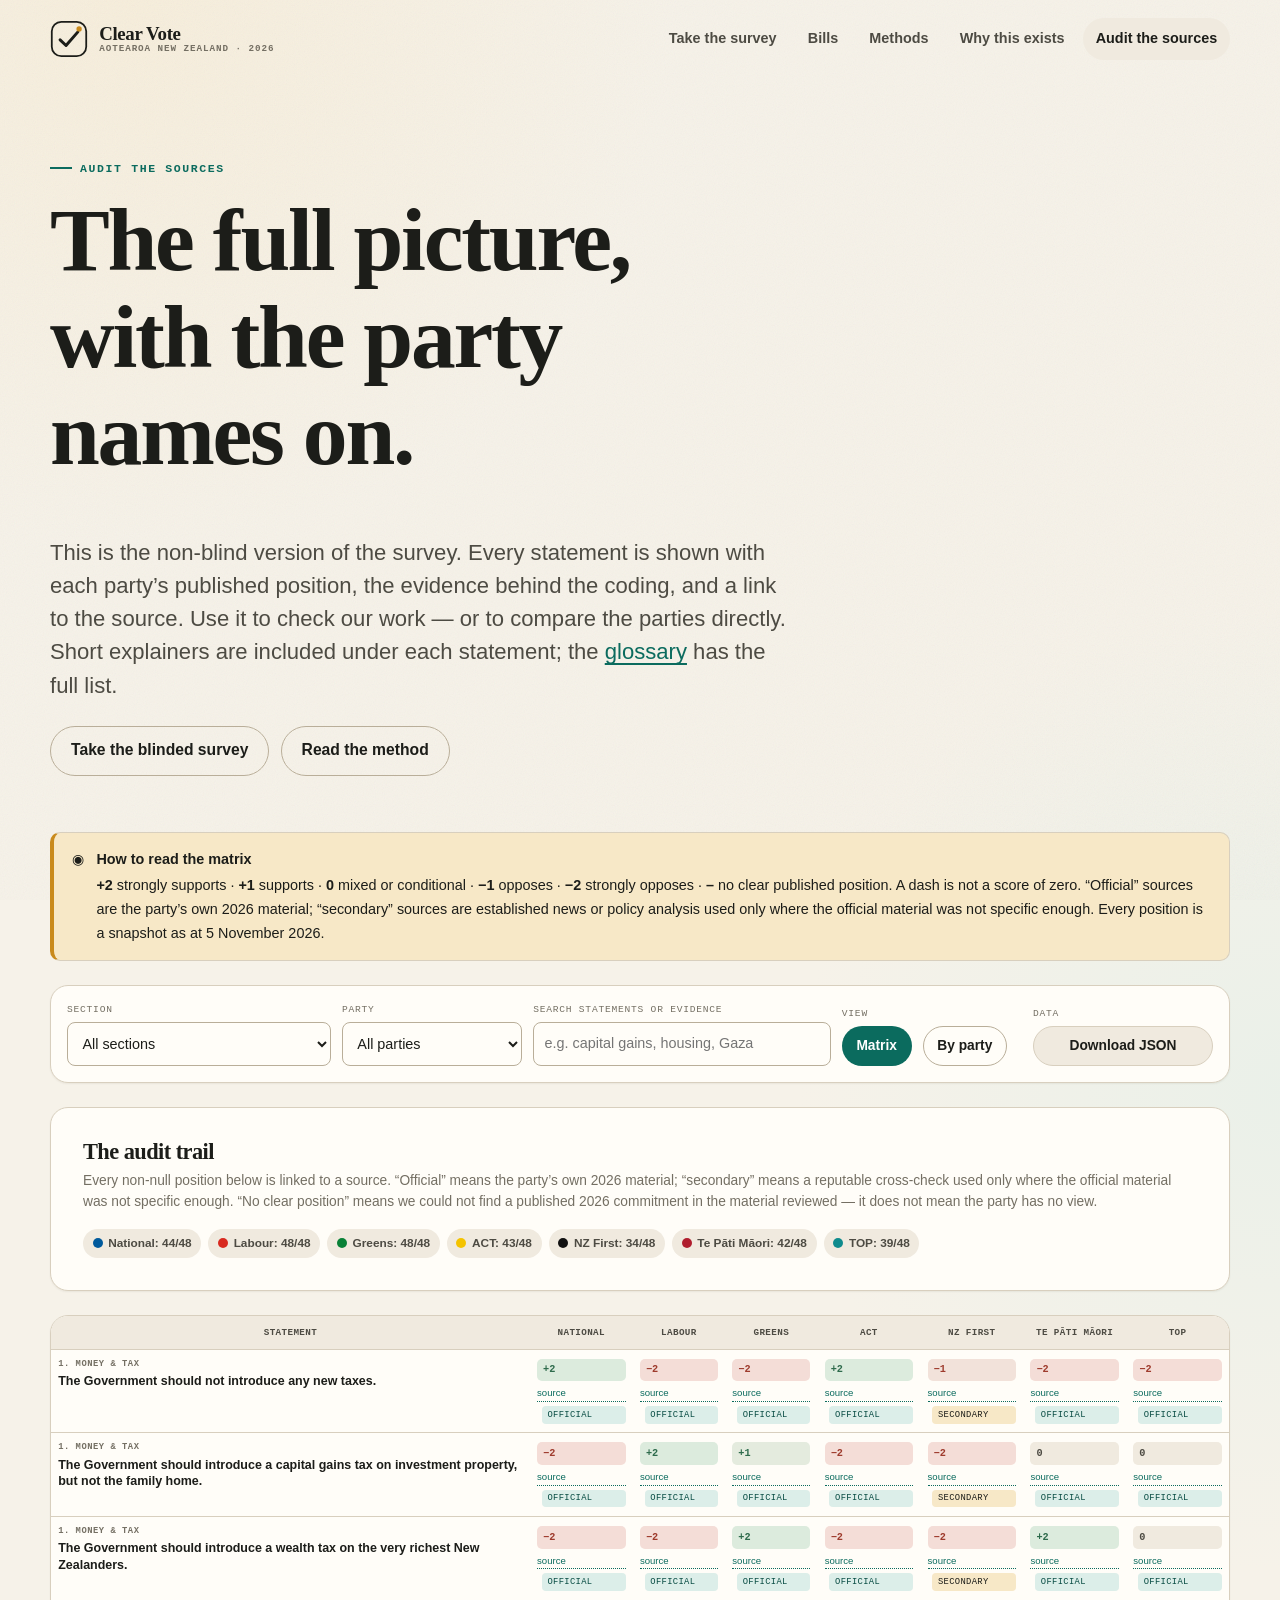
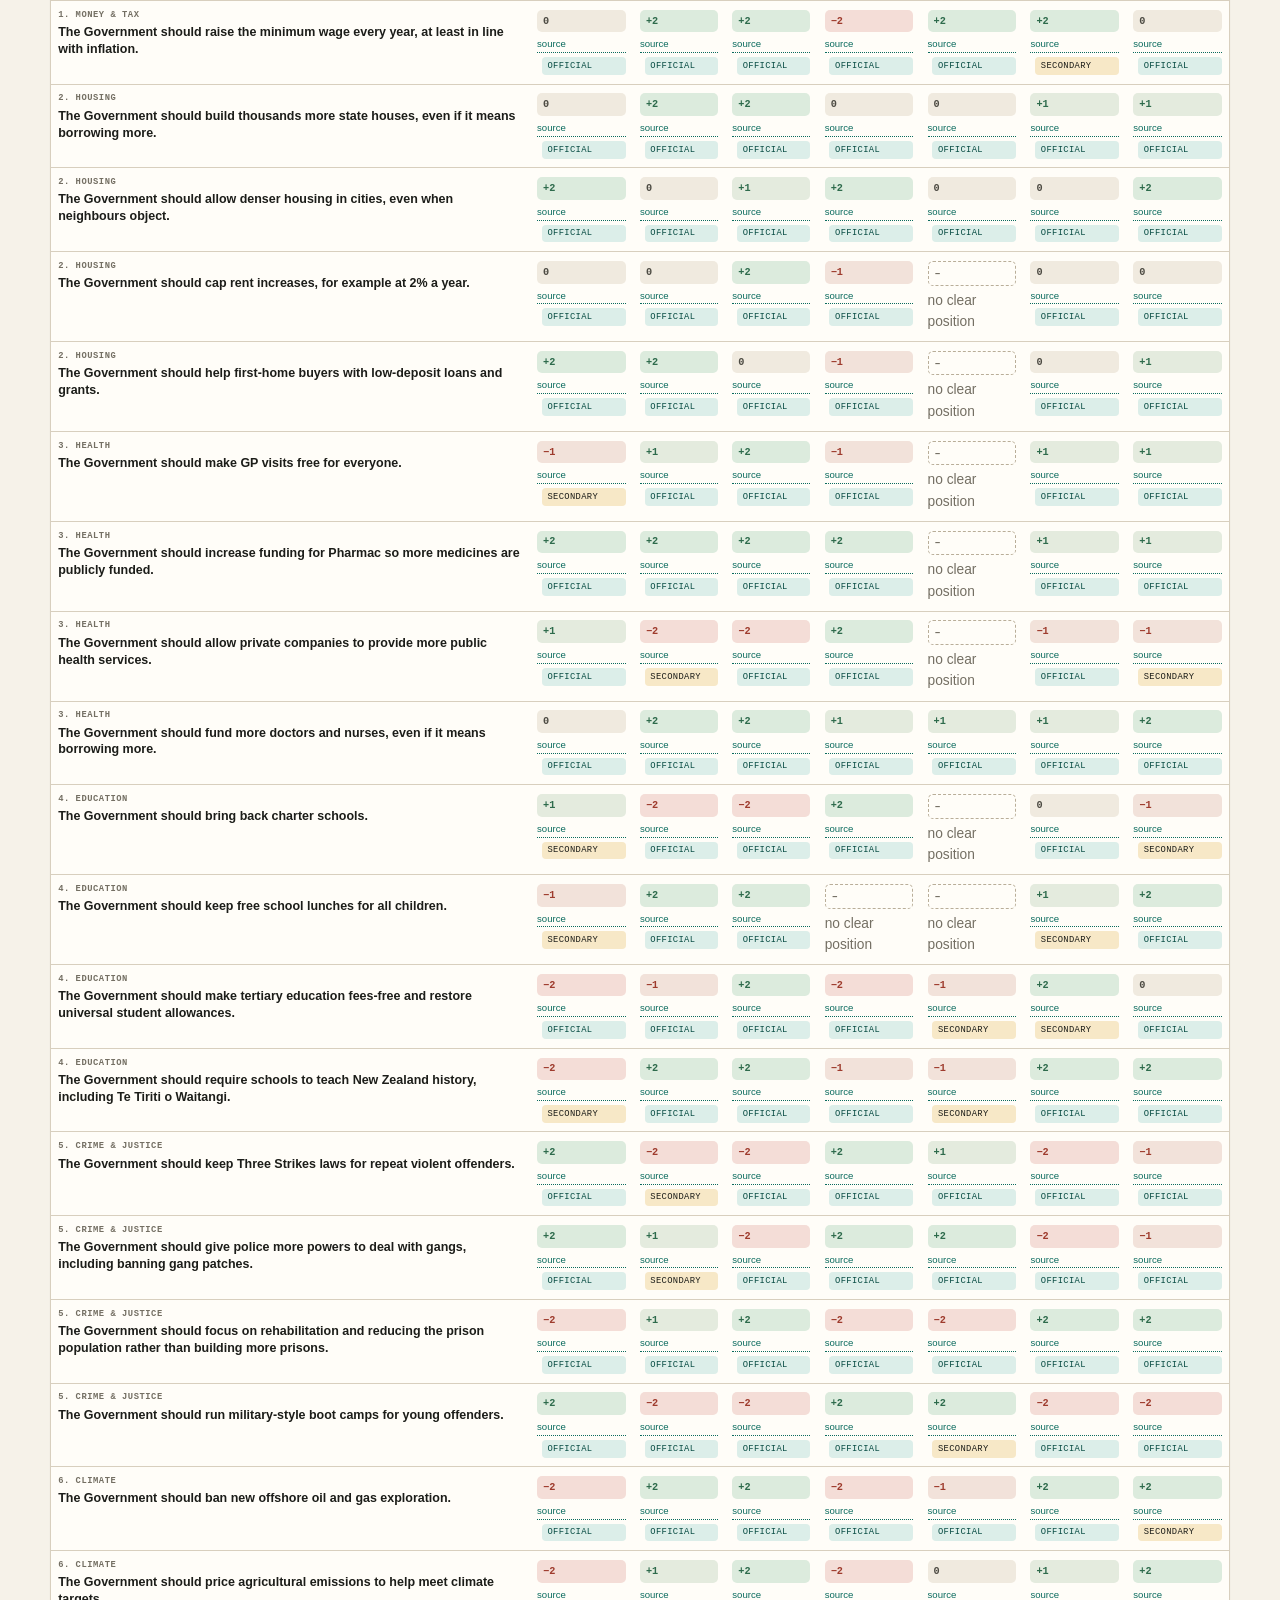
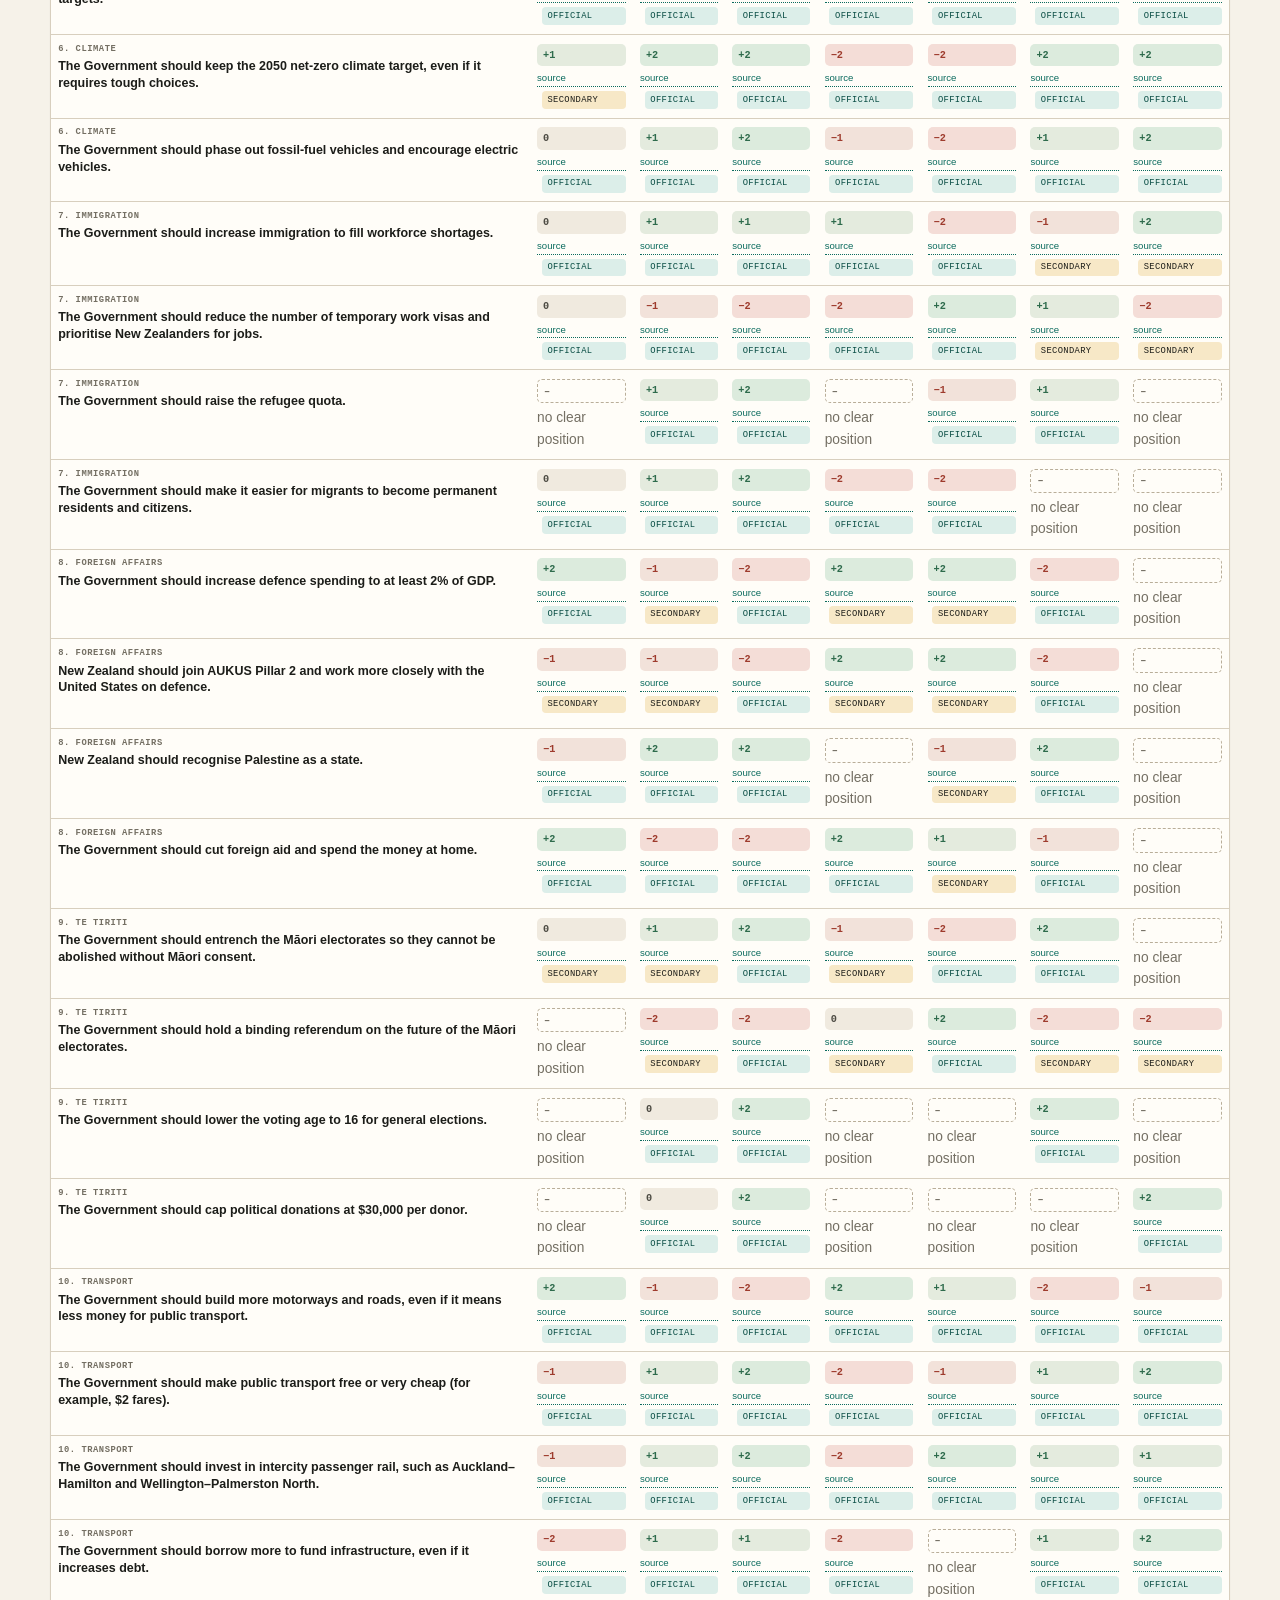
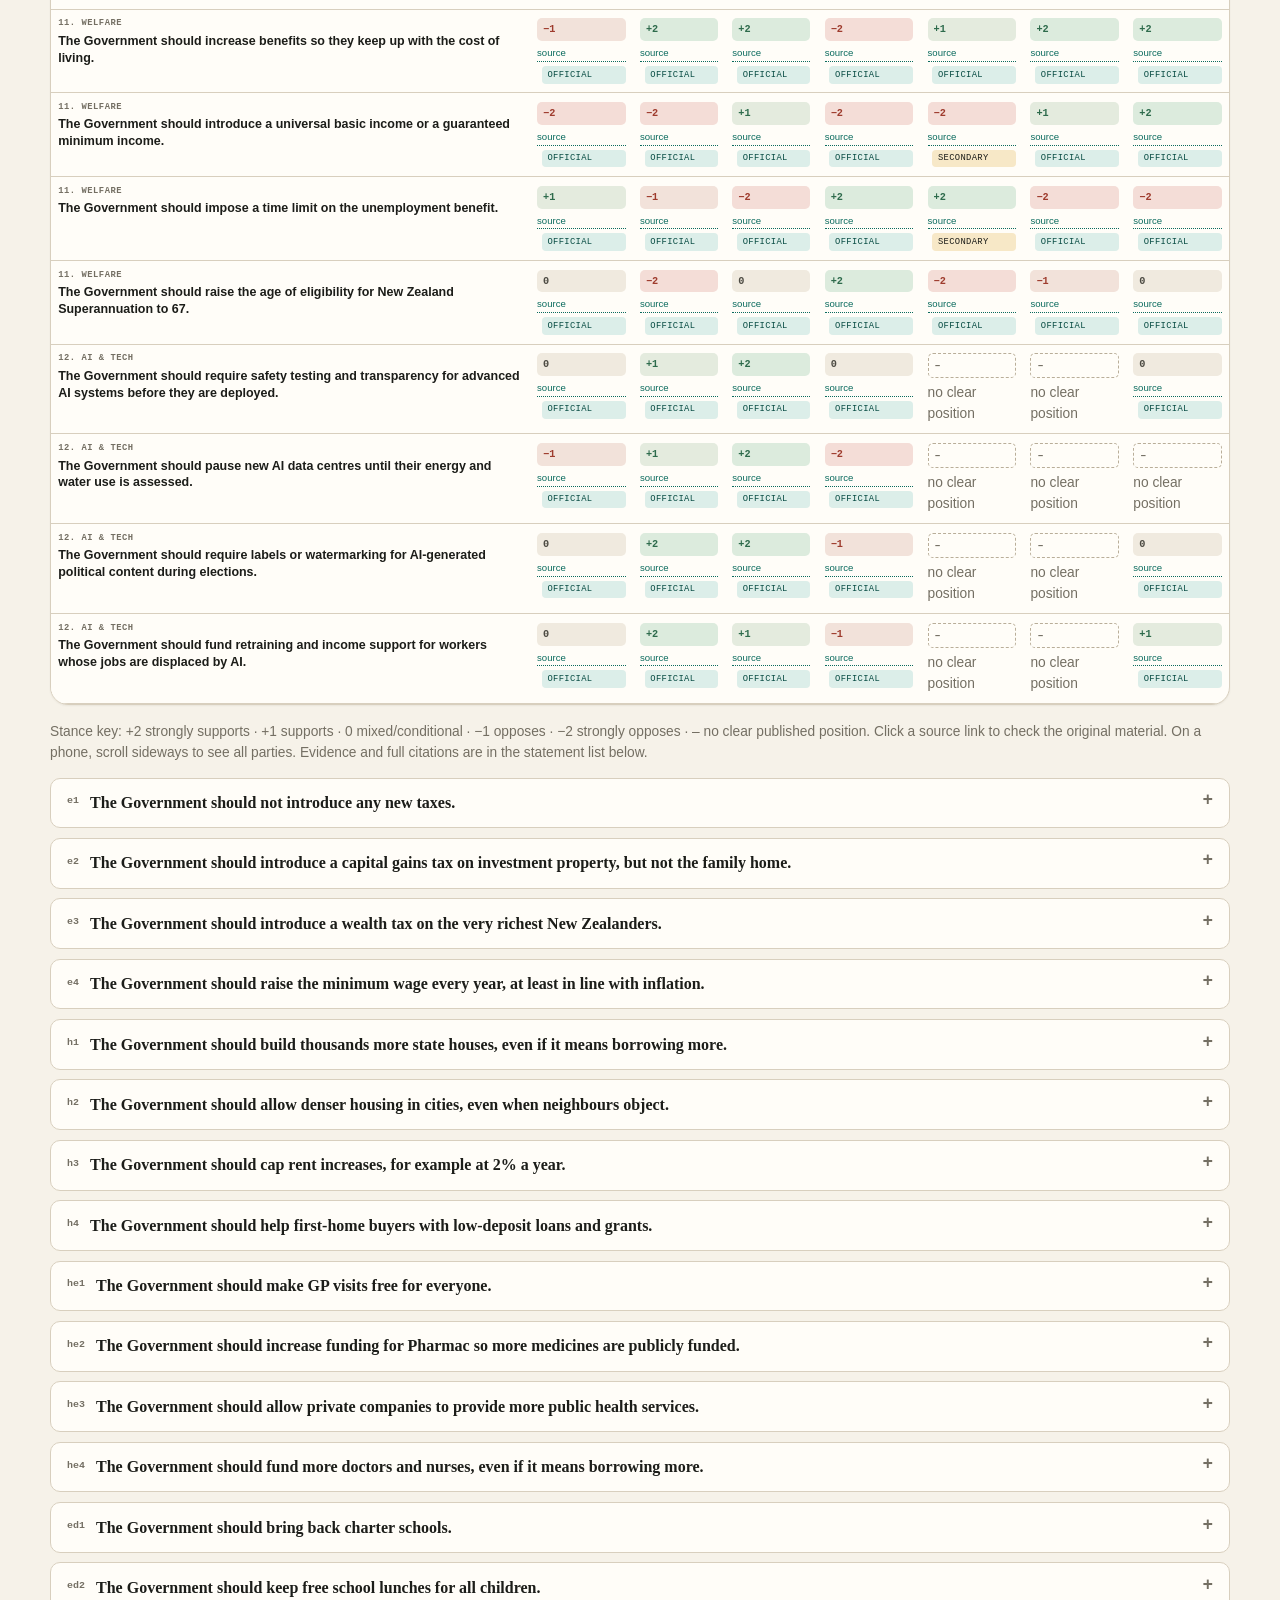
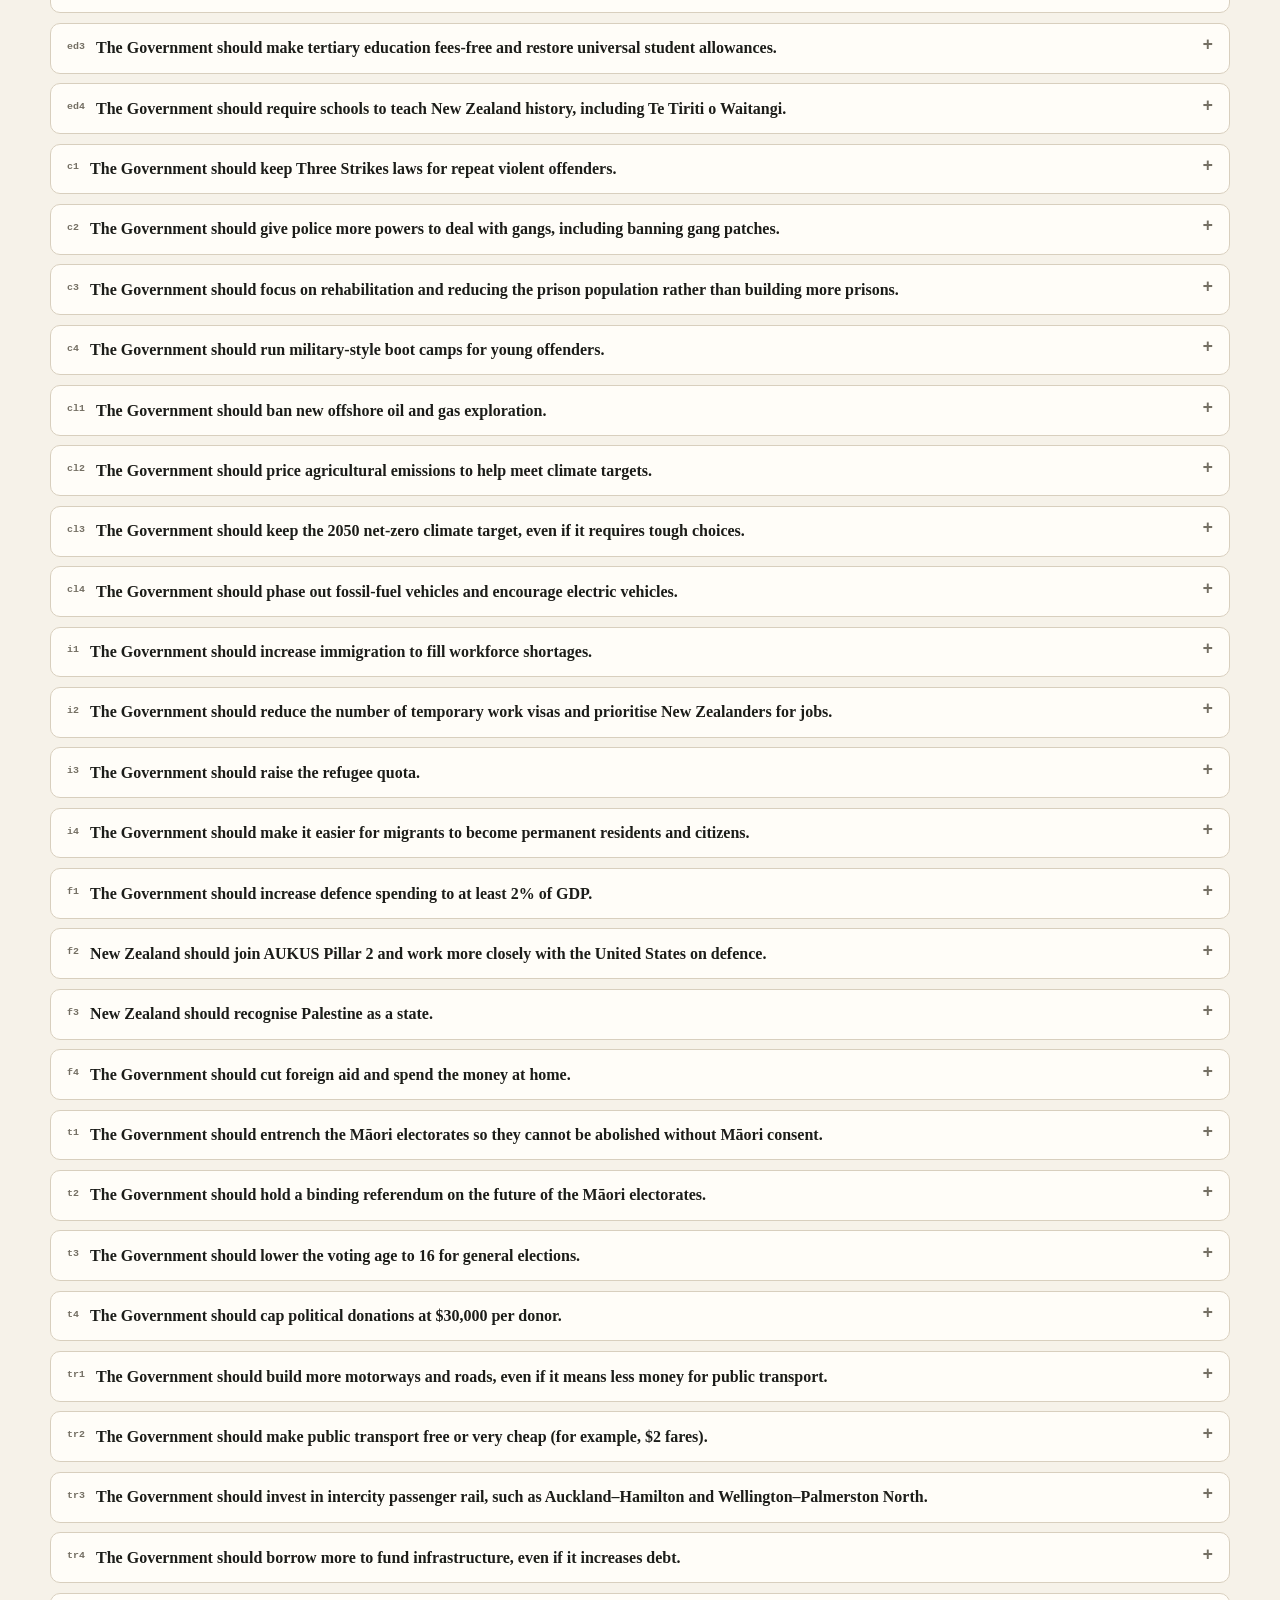
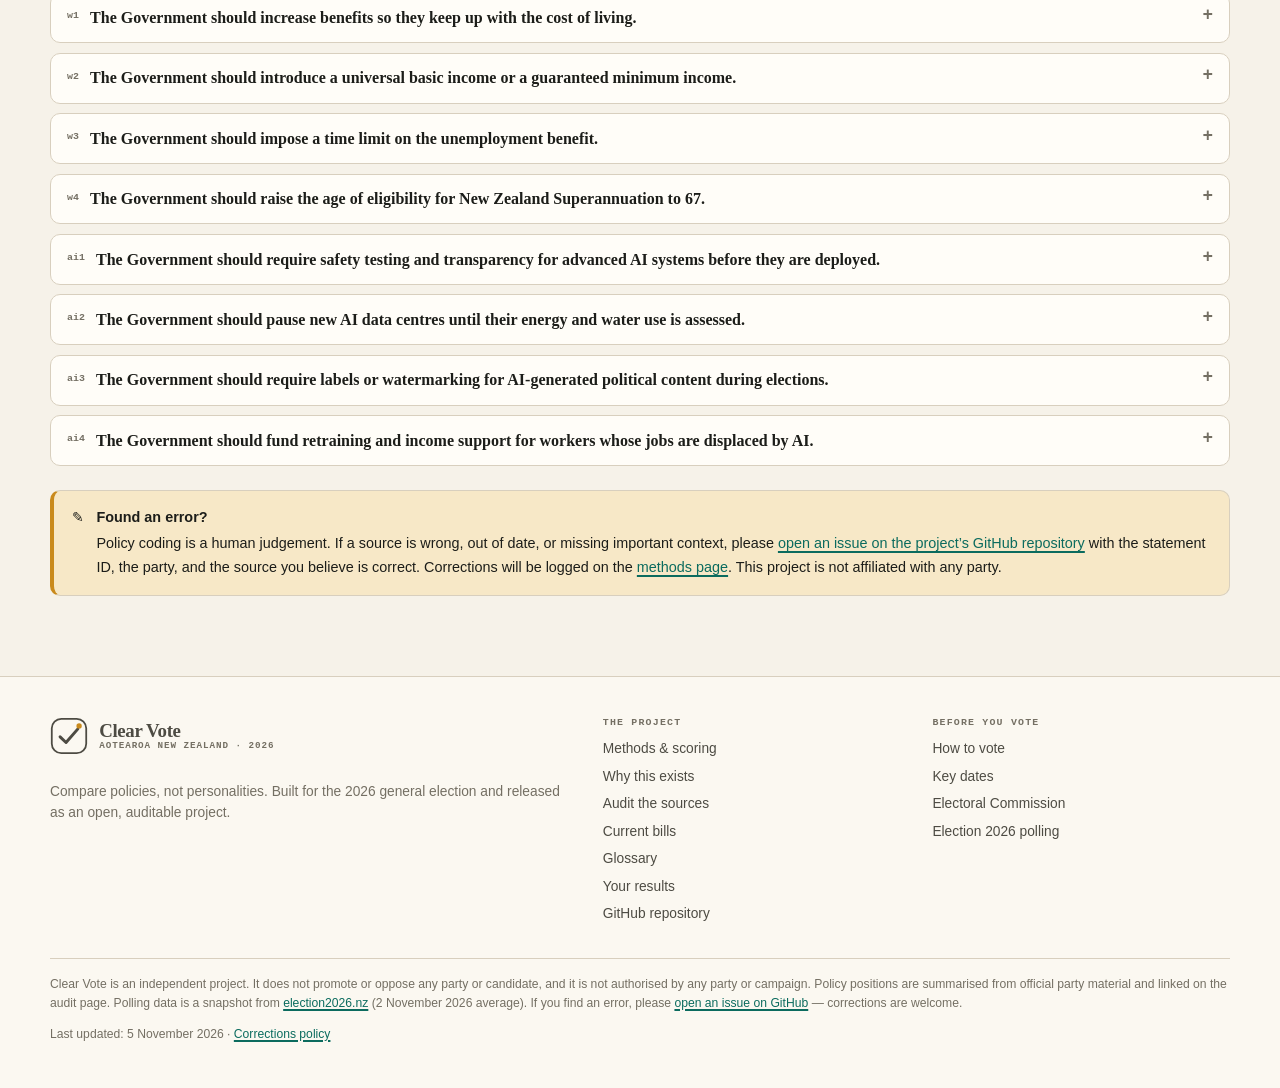
<file: audit.html>
<!doctype html>
<html lang="en-NZ">
<head>
  <meta charset="utf-8">
  <meta name="viewport" content="width=device-width, initial-scale=1">
  <title>Audit every position — Clear Vote</title>
  <meta name="description" content="The full, non-blind policy matrix for the 2026 New Zealand election. Every party position is linked to its source, with evidence and a confidence note.">
  <meta name="theme-color" content="#f6f2e9">
  <link rel="icon" href="./assets/img/favicon.svg" type="image/svg+xml">
  <link rel="stylesheet" href="./assets/css/styles.css?v=20261105">
</head>
<body data-page="audit">
  <a class="skip-link" href="#main">Skip to content</a>

  <header class="site-header">
    <div class="wrap">
      <a class="brand" href="./index.html">
        <svg class="brand-mark" viewBox="0 0 64 64" aria-hidden="true">
          <rect x="3" y="3" width="58" height="58" rx="16" fill="none" stroke="currentColor" stroke-width="3"/>
          <path d="M17 33.5 27 43l20-23" fill="none" stroke="currentColor" stroke-width="5" stroke-linecap="round" stroke-linejoin="round"/>
          <circle cx="49" cy="15" r="4.5" fill="#c98a1c"/>
        </svg>
        <span class="brand-text">
          <strong>Clear Vote</strong>
          <span>Aotearoa New Zealand · 2026</span>
        </span>
      </a>

      <button class="nav-toggle" type="button" aria-expanded="false" aria-controls="site-nav">
        Menu
        <span aria-hidden="true">☰</span>
      </button>

      <nav class="site-nav" id="site-nav" aria-label="Main navigation">
        <a href="./index.html#survey">Take the survey</a>
        <a href="./bills.html">Bills</a>
        <a href="./methods.html">Methods</a>
        <a href="./motivation.html">Why this exists</a>
        <a href="./audit.html" aria-current="page">Audit the sources</a>
      </nav>
    </div>
  </header>

  <main id="main">
    <section class="page-hero">
      <div class="wrap">
        <p class="eyebrow">Audit the sources</p>
        <h1>The full picture, with the party names on.</h1>
        <p class="lede">This is the non-blind version of the survey. Every statement is shown with each party’s published position, the evidence behind the coding, and a link to the source. Use it to check our work — or to compare the parties directly. Short explainers are included under each statement; the <a href="./glossary.html">glossary</a> has the full list.</p>
        <div class="btn-row mt-3">
          <a class="btn btn-ghost" href="./index.html#survey">Take the blinded survey</a>
          <a class="btn btn-ghost" href="./methods.html">Read the method</a>
        </div>
      </div>
    </section>

    <section class="section-tight">
      <div class="wrap">
        <div class="notice mb-3">
          <span aria-hidden="true">◉</span>
          <div>
            <strong>How to read the matrix</strong>
            <p><strong>+2</strong> strongly supports · <strong>+1</strong> supports · <strong>0</strong> mixed or conditional · <strong>−1</strong> opposes · <strong>−2</strong> strongly opposes · <strong>–</strong> no clear published position. A dash is not a score of zero. “Official” sources are the party’s own 2026 material; “secondary” sources are established news or policy analysis used only where the official material was not specific enough. Every position is a snapshot as at 5 November 2026.</p>
          </div>
        </div>

        <div id="audit-controls" class="audit-controls"></div>
        <div id="audit-root">
          <noscript>
            <div class="notice notice-danger">
              <div>
                <strong>JavaScript is needed for the interactive matrix</strong>
                <p>The full source data is available in <a href="./assets/data/positions.json">positions.json</a>.</p>
              </div>
            </div>
          </noscript>
        </div>

        <div class="notice mt-3" id="corrections">
          <span aria-hidden="true">✎</span>
          <div>
            <strong>Found an error?</strong>
            <p>Policy coding is a human judgement. If a source is wrong, out of date, or missing important context, please <a href="https://github.com/1jamesthompson1/informed-voting/issues/new?template=correction.md" rel="noopener">open an issue on the project’s GitHub repository</a> with the statement ID, the party, and the source you believe is correct. Corrections will be logged on the <a href="./methods.html#changelog">methods page</a>. This project is not affiliated with any party.</p>
          </div>
        </div>
      </div>
    </section>
  </main>

  <footer class="site-footer">
    <div class="wrap">
      <div class="footer-grid">
        <div>
          <a class="brand" href="./index.html">
            <svg class="brand-mark" viewBox="0 0 64 64" aria-hidden="true">
              <rect x="3" y="3" width="58" height="58" rx="16" fill="none" stroke="currentColor" stroke-width="3"/>
              <path d="M17 33.5 27 43l20-23" fill="none" stroke="currentColor" stroke-width="5" stroke-linecap="round" stroke-linejoin="round"/>
              <circle cx="49" cy="15" r="4.5" fill="#c98a1c"/>
            </svg>
            <span class="brand-text">
              <strong>Clear Vote</strong>
              <span>Aotearoa New Zealand · 2026</span>
            </span>
          </a>
          <p class="small muted mt-2">Compare policies, not personalities. Built for the 2026 general election and released as an open, auditable project.</p>
        </div>
        <div>
          <h3>The project</h3>
          <ul>
            <li><a href="./methods.html">Methods &amp; scoring</a></li>
            <li><a href="./motivation.html">Why this exists</a></li>
            <li><a href="./audit.html">Audit the sources</a></li>
            <li><a href="./bills.html">Current bills</a></li>
            <li><a href="./glossary.html">Glossary</a></li>
            <li><a href="./results.html">Your results</a></li>
            <li><a href="https://github.com/1jamesthompson1/informed-voting" rel="noopener">GitHub repository</a></li>
          </ul>
        </div>
        <div>
          <h3>Before you vote</h3>
          <ul>
            <li><a href="https://vote.nz/2026-general-election/voting-in-the-election/what-to-do" rel="noopener">How to vote</a></li>
            <li><a href="https://vote.nz/2026-general-election/about/overview/key-dates" rel="noopener">Key dates</a></li>
            <li><a href="https://elections.nz/" rel="noopener">Electoral Commission</a></li>
            <li><a href="https://election2026.nz/" rel="noopener">Election 2026 polling</a></li>
          </ul>
        </div>
      </div>
      <div class="footer-note">
        <p>Clear Vote is an independent project. It does not promote or oppose any party or candidate, and it is not authorised by any party or campaign. Policy positions are summarised from official party material and linked on the audit page. Polling data is a snapshot from <a href="https://election2026.nz/" rel="noopener">election2026.nz</a> (2 November 2026 average). If you find an error, please <a href="https://github.com/1jamesthompson1/informed-voting/issues/new?template=correction.md" rel="noopener">open an issue on GitHub</a> — corrections are welcome.</p>
        <p>Last updated: 5 November 2026 · <a href="./methods.html#corrections">Corrections policy</a></p>
      </div>
    </div>
  </footer>

  <script src="./assets/js/common.js?v=20261105" defer></script>
  <script type="module" src="./assets/js/audit.js?v=20261105"></script>
</body>
</html>
</file>
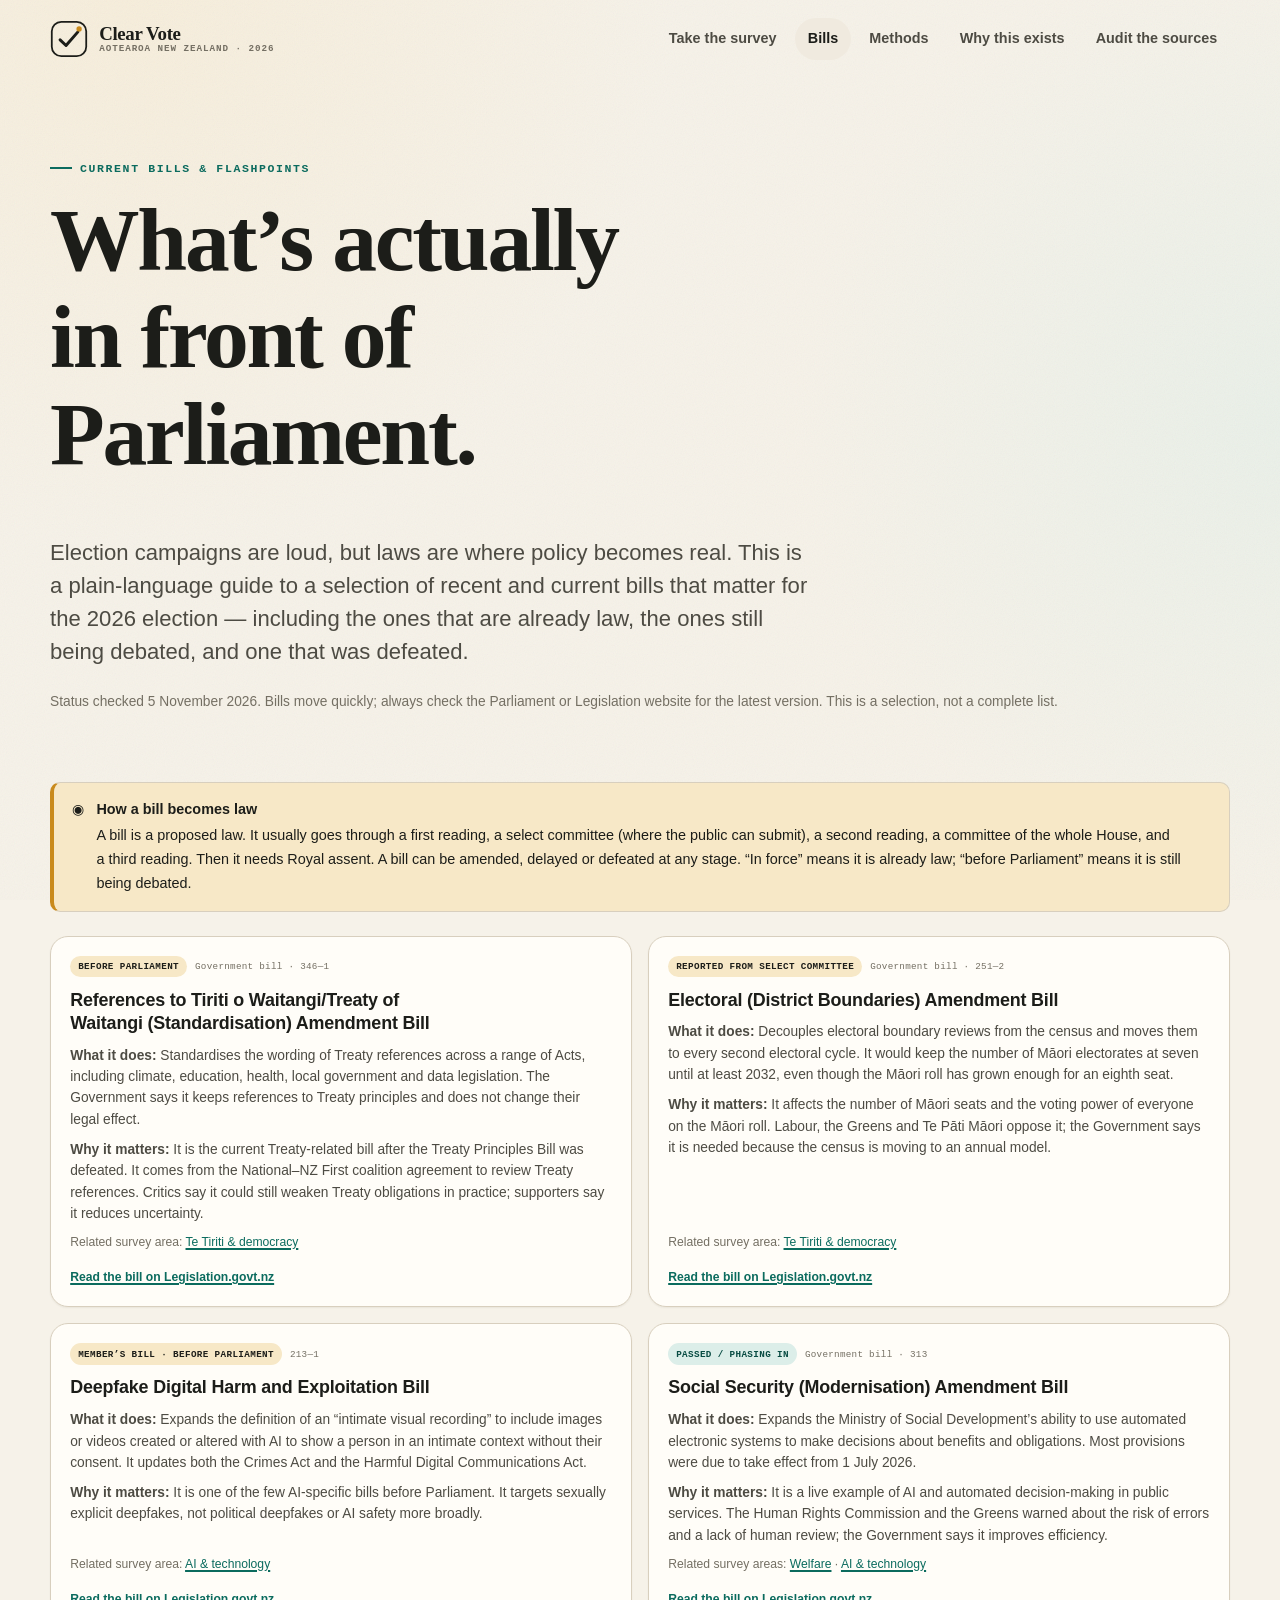
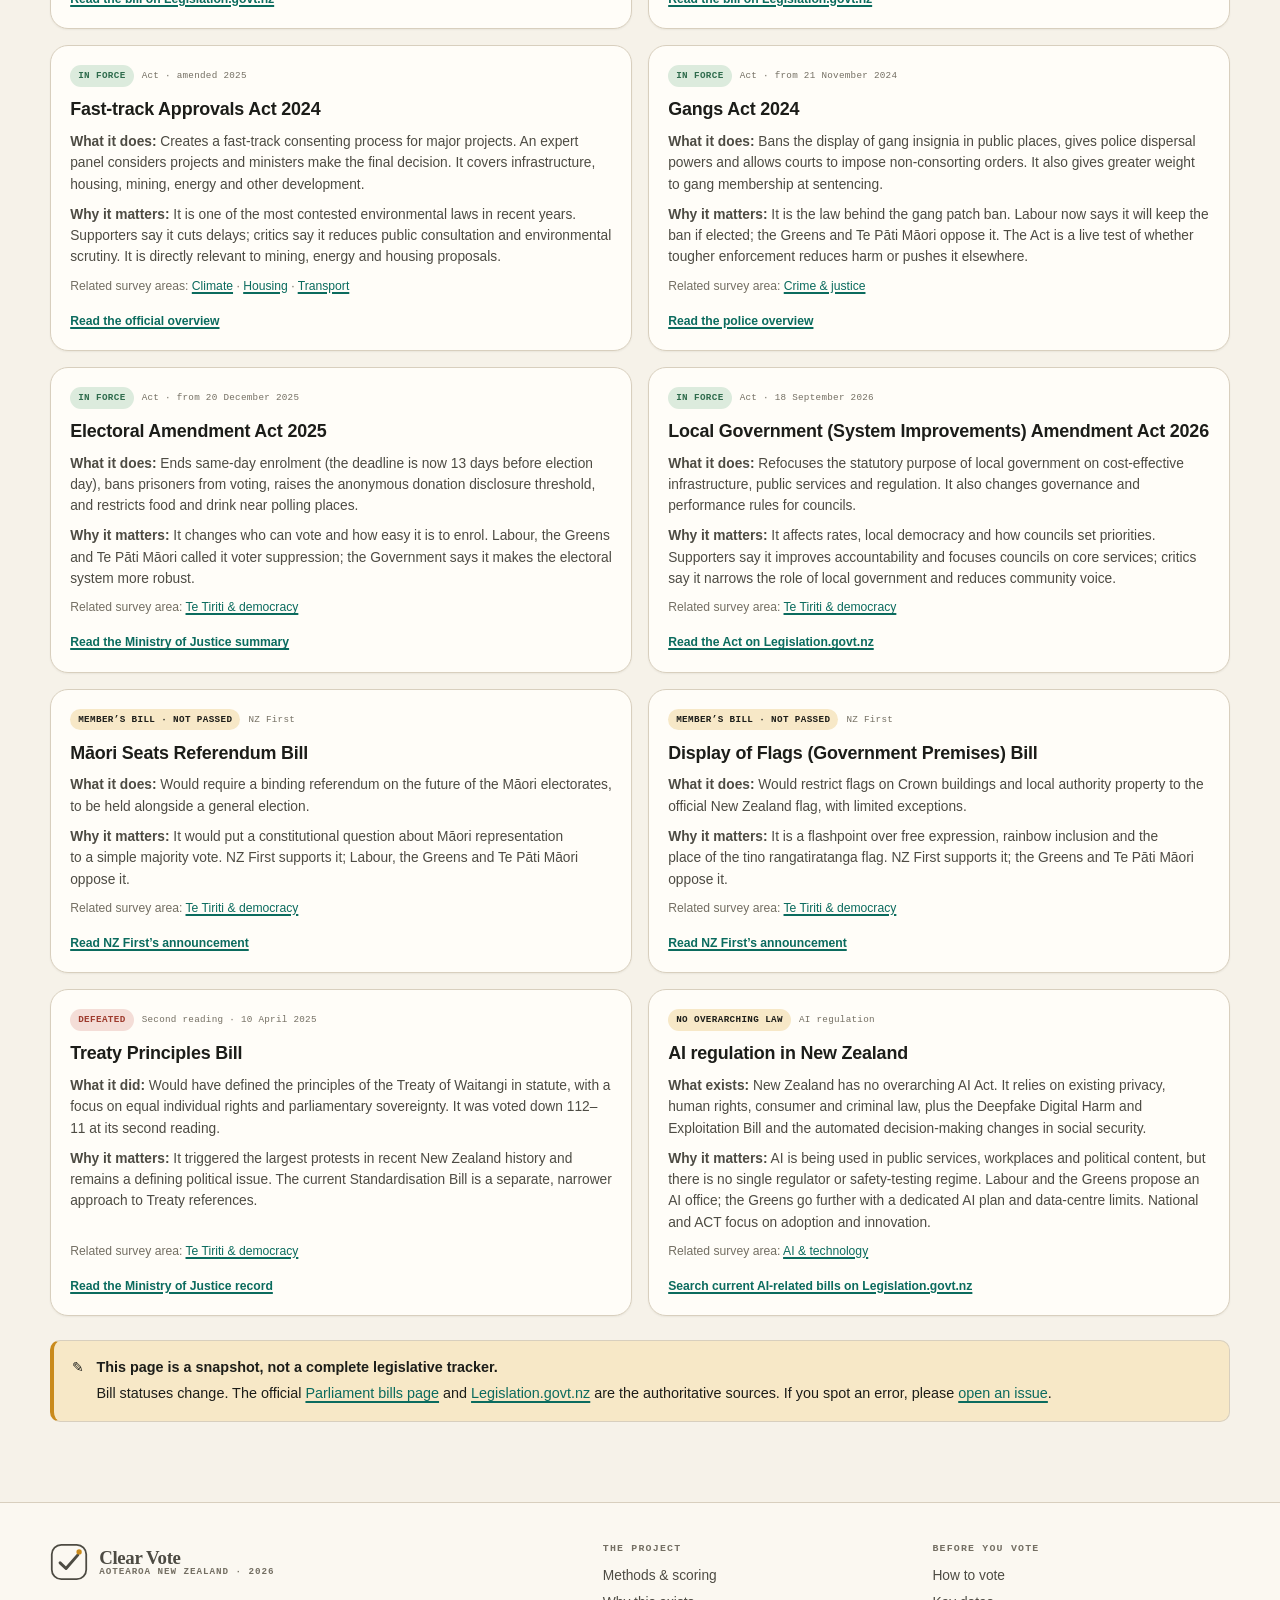
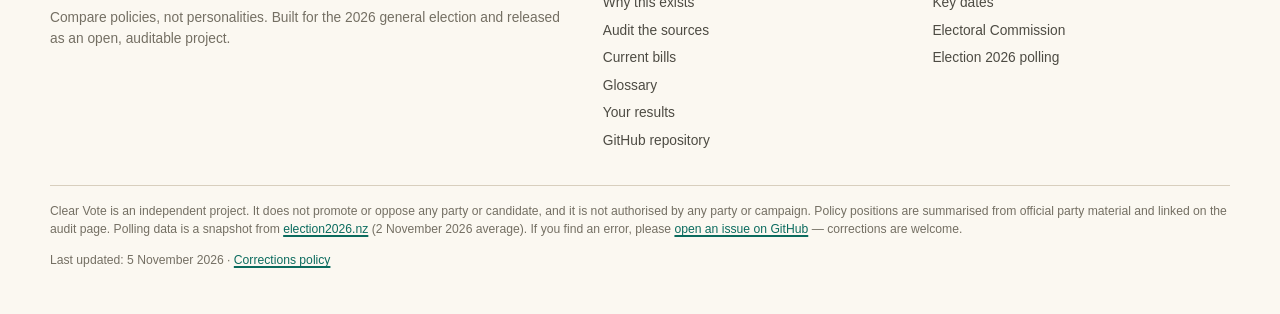
<file: bills.html>
<!doctype html>
<html lang="en-NZ">
<head>
  <meta charset="utf-8">
  <meta name="viewport" content="width=device-width, initial-scale=1">
  <title>Current bills and flashpoints — Clear Vote</title>
  <meta name="description" content="A plain-language guide to recent and current New Zealand bills and flashpoints: Treaty references, electoral boundaries, deepfakes, fast-track approvals, gang laws and more.">
  <meta name="theme-color" content="#f6f2e9">
  <link rel="icon" href="./assets/img/favicon.svg" type="image/svg+xml">
  <link rel="stylesheet" href="./assets/css/styles.css?v=20261105">
</head>
<body data-page="bills">
  <a class="skip-link" href="#main">Skip to content</a>

  <header class="site-header">
    <div class="wrap">
      <a class="brand" href="./index.html">
        <svg class="brand-mark" viewBox="0 0 64 64" aria-hidden="true">
          <rect x="3" y="3" width="58" height="58" rx="16" fill="none" stroke="currentColor" stroke-width="3"/>
          <path d="M17 33.5 27 43l20-23" fill="none" stroke="currentColor" stroke-width="5" stroke-linecap="round" stroke-linejoin="round"/>
          <circle cx="49" cy="15" r="4.5" fill="#c98a1c"/>
        </svg>
        <span class="brand-text">
          <strong>Clear Vote</strong>
          <span>Aotearoa New Zealand · 2026</span>
        </span>
      </a>

      <button class="nav-toggle" type="button" aria-expanded="false" aria-controls="site-nav">
        Menu
        <span aria-hidden="true">☰</span>
      </button>

      <nav class="site-nav" id="site-nav" aria-label="Main navigation">
        <a href="./index.html#survey">Take the survey</a>
        <a href="./bills.html" aria-current="page">Bills</a>
        <a href="./methods.html">Methods</a>
        <a href="./motivation.html">Why this exists</a>
        <a href="./audit.html">Audit the sources</a>
      </nav>
    </div>
  </header>

  <main id="main">
    <section class="page-hero">
      <div class="wrap">
        <p class="eyebrow">Current bills &amp; flashpoints</p>
        <h1>What’s actually in front of Parliament.</h1>
        <p class="lede">Election campaigns are loud, but laws are where policy becomes real. This is a plain-language guide to a selection of recent and current bills that matter for the 2026 election — including the ones that are already law, the ones still being debated, and one that was defeated.</p>
        <p class="small muted mt-2">Status checked 5 November 2026. Bills move quickly; always check the Parliament or Legislation website for the latest version. This is a selection, not a complete list.</p>
      </div>
    </section>

    <section class="section-tight">
      <div class="wrap">
        <div class="notice mb-3">
          <span aria-hidden="true">◉</span>
          <div>
            <strong>How a bill becomes law</strong>
            <p>A bill is a proposed law. It usually goes through a first reading, a select committee (where the public can submit), a second reading, a committee of the whole House, and a third reading. Then it needs Royal assent. A bill can be amended, delayed or defeated at any stage. “In force” means it is already law; “before Parliament” means it is still being debated.</p>
          </div>
        </div>

        <div class="bill-grid">
          <article class="bill-card" id="treaty-standardisation">
            <div class="bill-head">
              <span class="status status-before">Before Parliament</span>
              <span class="bill-type">Government bill · 346—1</span>
            </div>
            <h2>References to Tiriti o Waitangi/Treaty of Waitangi (Standardisation) Amendment Bill</h2>
            <p><strong>What it does:</strong> Standardises the wording of Treaty references across a range of Acts, including climate, education, health, local government and data legislation. The Government says it keeps references to Treaty principles and does not change their legal effect.</p>
            <p><strong>Why it matters:</strong> It is the current Treaty-related bill after the Treaty Principles Bill was defeated. It comes from the National–NZ First coalition agreement to review Treaty references. Critics say it could still weaken Treaty obligations in practice; supporters say it reduces uncertainty.</p>
            <p class="bill-related">Related survey area: <a href="./index.html#section-tiriti">Te Tiriti &amp; democracy</a></p>
            <a class="bill-source" href="https://www.legislation.govt.nz/bill/government/2026/346/en/latest/" rel="noopener">Read the bill on Legislation.govt.nz</a>
          </article>

          <article class="bill-card" id="electoral-boundaries">
            <div class="bill-head">
              <span class="status status-before">Reported from select committee</span>
              <span class="bill-type">Government bill · 251—2</span>
            </div>
            <h2>Electoral (District Boundaries) Amendment Bill</h2>
            <p><strong>What it does:</strong> Decouples electoral boundary reviews from the census and moves them to every second electoral cycle. It would keep the number of Māori electorates at seven until at least 2032, even though the Māori roll has grown enough for an eighth seat.</p>
            <p><strong>Why it matters:</strong> It affects the number of Māori seats and the voting power of everyone on the Māori roll. Labour, the Greens and Te Pāti Māori oppose it; the Government says it is needed because the census is moving to an annual model.</p>
            <p class="bill-related">Related survey area: <a href="./index.html#section-tiriti">Te Tiriti &amp; democracy</a></p>
            <a class="bill-source" href="https://www.legislation.govt.nz/bill/government/2026/251/en/latest/" rel="noopener">Read the bill on Legislation.govt.nz</a>
          </article>

          <article class="bill-card" id="deepfake-bill">
            <div class="bill-head">
              <span class="status status-before">Member’s bill · before Parliament</span>
              <span class="bill-type">213—1</span>
            </div>
            <h2>Deepfake Digital Harm and Exploitation Bill</h2>
            <p><strong>What it does:</strong> Expands the definition of an “intimate visual recording” to include images or videos created or altered with AI to show a person in an intimate context without their consent. It updates both the Crimes Act and the Harmful Digital Communications Act.</p>
            <p><strong>Why it matters:</strong> It is one of the few AI-specific bills before Parliament. It targets sexually explicit deepfakes, not political deepfakes or AI safety more broadly.</p>
            <p class="bill-related">Related survey area: <a href="./index.html#section-ai">AI &amp; technology</a></p>
            <a class="bill-source" href="https://www.legislation.govt.nz/bill/members/2025/213/en/latest/" rel="noopener">Read the bill on Legislation.govt.nz</a>
          </article>

          <article class="bill-card">
            <div class="bill-head">
              <span class="status status-passed">Passed / phasing in</span>
              <span class="bill-type">Government bill · 313</span>
            </div>
            <h2>Social Security (Modernisation) Amendment Bill</h2>
            <p><strong>What it does:</strong> Expands the Ministry of Social Development’s ability to use automated electronic systems to make decisions about benefits and obligations. Most provisions were due to take effect from 1 July 2026.</p>
            <p><strong>Why it matters:</strong> It is a live example of AI and automated decision-making in public services. The Human Rights Commission and the Greens warned about the risk of errors and a lack of human review; the Government says it improves efficiency.</p>
            <p class="bill-related">Related survey areas: <a href="./index.html#section-welfare">Welfare</a> · <a href="./index.html#section-ai">AI &amp; technology</a></p>
            <a class="bill-source" href="https://www.legislation.govt.nz/bill/government/2026/313/en/latest/" rel="noopener">Read the bill on Legislation.govt.nz</a>
          </article>

          <article class="bill-card">
            <div class="bill-head">
              <span class="status status-inforce">In force</span>
              <span class="bill-type">Act · amended 2025</span>
            </div>
            <h2>Fast-track Approvals Act 2024</h2>
            <p><strong>What it does:</strong> Creates a fast-track consenting process for major projects. An expert panel considers projects and ministers make the final decision. It covers infrastructure, housing, mining, energy and other development.</p>
            <p><strong>Why it matters:</strong> It is one of the most contested environmental laws in recent years. Supporters say it cuts delays; critics say it reduces public consultation and environmental scrutiny. It is directly relevant to mining, energy and housing proposals.</p>
            <p class="bill-related">Related survey areas: <a href="./index.html#section-climate">Climate</a> · <a href="./index.html#section-housing">Housing</a> · <a href="./index.html#section-transport">Transport</a></p>
            <a class="bill-source" href="https://environment.govt.nz/acts-and-regulations/acts/fast-track-approvals/" rel="noopener">Read the official overview</a>
          </article>

          <article class="bill-card">
            <div class="bill-head">
              <span class="status status-inforce">In force</span>
              <span class="bill-type">Act · from 21 November 2024</span>
            </div>
            <h2>Gangs Act 2024</h2>
            <p><strong>What it does:</strong> Bans the display of gang insignia in public places, gives police dispersal powers and allows courts to impose non-consorting orders. It also gives greater weight to gang membership at sentencing.</p>
            <p><strong>Why it matters:</strong> It is the law behind the gang patch ban. Labour now says it will keep the ban if elected; the Greens and Te Pāti Māori oppose it. The Act is a live test of whether tougher enforcement reduces harm or pushes it elsewhere.</p>
            <p class="bill-related">Related survey area: <a href="./index.html#section-justice">Crime &amp; justice</a></p>
            <a class="bill-source" href="https://www.police.govt.nz/about-us/programmes-and-initiatives/gangs-act-2024" rel="noopener">Read the police overview</a>
          </article>

          <article class="bill-card">
            <div class="bill-head">
              <span class="status status-inforce">In force</span>
              <span class="bill-type">Act · from 20 December 2025</span>
            </div>
            <h2>Electoral Amendment Act 2025</h2>
            <p><strong>What it does:</strong> Ends same-day enrolment (the deadline is now 13 days before election day), bans prisoners from voting, raises the anonymous donation disclosure threshold, and restricts food and drink near polling places.</p>
            <p><strong>Why it matters:</strong> It changes who can vote and how easy it is to enrol. Labour, the Greens and Te Pāti Māori called it voter suppression; the Government says it makes the electoral system more robust.</p>
            <p class="bill-related">Related survey area: <a href="./index.html#section-tiriti">Te Tiriti &amp; democracy</a></p>
            <a class="bill-source" href="https://www.justice.govt.nz/about/news-and-media/news/electoral-law-changes/" rel="noopener">Read the Ministry of Justice summary</a>
          </article>

          <article class="bill-card">
            <div class="bill-head">
              <span class="status status-inforce">In force</span>
              <span class="bill-type">Act · 18 September 2026</span>
            </div>
            <h2>Local Government (System Improvements) Amendment Act 2026</h2>
            <p><strong>What it does:</strong> Refocuses the statutory purpose of local government on cost-effective infrastructure, public services and regulation. It also changes governance and performance rules for councils.</p>
            <p><strong>Why it matters:</strong> It affects rates, local democracy and how councils set priorities. Supporters say it improves accountability and focuses councils on core services; critics say it narrows the role of local government and reduces community voice.</p>
            <p class="bill-related">Related survey area: <a href="./index.html#section-tiriti">Te Tiriti &amp; democracy</a></p>
            <a class="bill-source" href="https://www.legislation.govt.nz/act/public/2026/64/en/latest/" rel="noopener">Read the Act on Legislation.govt.nz</a>
          </article>

          <article class="bill-card">
            <div class="bill-head">
              <span class="status status-before">Member’s bill · not passed</span>
              <span class="bill-type">NZ First</span>
            </div>
            <h2>Māori Seats Referendum Bill</h2>
            <p><strong>What it does:</strong> Would require a binding referendum on the future of the Māori electorates, to be held alongside a general election.</p>
            <p><strong>Why it matters:</strong> It would put a constitutional question about Māori representation to a simple majority vote. NZ First supports it; Labour, the Greens and Te Pāti Māori oppose it.</p>
            <p class="bill-related">Related survey area: <a href="./index.html#section-tiriti">Te Tiriti &amp; democracy</a></p>
            <a class="bill-source" href="https://www.nzfirst.nz/nz_first_bill_to_enable_binding_referendum_on_maori_seats_at_2026_election" rel="noopener">Read NZ First’s announcement</a>
          </article>

          <article class="bill-card">
            <div class="bill-head">
              <span class="status status-before">Member’s bill · not passed</span>
              <span class="bill-type">NZ First</span>
            </div>
            <h2>Display of Flags (Government Premises) Bill</h2>
            <p><strong>What it does:</strong> Would restrict flags on Crown buildings and local authority property to the official New Zealand flag, with limited exceptions.</p>
            <p><strong>Why it matters:</strong> It is a flashpoint over free expression, rainbow inclusion and the place of the tino rangatiratanga flag. NZ First supports it; the Greens and Te Pāti Māori oppose it.</p>
            <p class="bill-related">Related survey area: <a href="./index.html#section-tiriti">Te Tiriti &amp; democracy</a></p>
            <a class="bill-source" href="https://www.nzfirst.nz/display_of_flags_government_premises_bill" rel="noopener">Read NZ First’s announcement</a>
          </article>

          <article class="bill-card">
            <div class="bill-head">
              <span class="status status-defeated">Defeated</span>
              <span class="bill-type">Second reading · 10 April 2025</span>
            </div>
            <h2>Treaty Principles Bill</h2>
            <p><strong>What it did:</strong> Would have defined the principles of the Treaty of Waitangi in statute, with a focus on equal individual rights and parliamentary sovereignty. It was voted down 112–11 at its second reading.</p>
            <p><strong>Why it matters:</strong> It triggered the largest protests in recent New Zealand history and remains a defining political issue. The current Standardisation Bill is a separate, narrower approach to Treaty references.</p>
            <p class="bill-related">Related survey area: <a href="./index.html#section-tiriti">Te Tiriti &amp; democracy</a></p>
            <a class="bill-source" href="https://www.justice.govt.nz/justice-sector-policy/key-initiatives/a-treaty-principles-bill/" rel="noopener">Read the Ministry of Justice record</a>
          </article>

          <article class="bill-card">
            <div class="bill-head">
              <span class="status status-before">No overarching law</span>
              <span class="bill-type">AI regulation</span>
            </div>
            <h2>AI regulation in New Zealand</h2>
            <p><strong>What exists:</strong> New Zealand has no overarching AI Act. It relies on existing privacy, human rights, consumer and criminal law, plus the Deepfake Digital Harm and Exploitation Bill and the automated decision-making changes in social security.</p>
            <p><strong>Why it matters:</strong> AI is being used in public services, workplaces and political content, but there is no single regulator or safety-testing regime. Labour and the Greens propose an AI office; the Greens go further with a dedicated AI plan and data-centre limits. National and ACT focus on adoption and innovation.</p>
            <p class="bill-related">Related survey area: <a href="./index.html#section-ai">AI &amp; technology</a></p>
            <a class="bill-source" href="https://www.legislation.govt.nz/" rel="noopener">Search current AI-related bills on Legislation.govt.nz</a>
          </article>
        </div>

        <div class="notice mt-3">
          <span aria-hidden="true">✎</span>
          <div>
            <strong>This page is a snapshot, not a complete legislative tracker.</strong>
            <p>Bill statuses change. The official <a href="https://bills.parliament.nz/" rel="noopener">Parliament bills page</a> and <a href="https://www.legislation.govt.nz/" rel="noopener">Legislation.govt.nz</a> are the authoritative sources. If you spot an error, please <a href="https://github.com/1jamesthompson1/informed-voting/issues/new?template=correction.md" rel="noopener">open an issue</a>.</p>
          </div>
        </div>
      </div>
    </section>
  </main>

  <footer class="site-footer">
    <div class="wrap">
      <div class="footer-grid">
        <div>
          <a class="brand" href="./index.html">
            <svg class="brand-mark" viewBox="0 0 64 64" aria-hidden="true">
              <rect x="3" y="3" width="58" height="58" rx="16" fill="none" stroke="currentColor" stroke-width="3"/>
              <path d="M17 33.5 27 43l20-23" fill="none" stroke="currentColor" stroke-width="5" stroke-linecap="round" stroke-linejoin="round"/>
              <circle cx="49" cy="15" r="4.5" fill="#c98a1c"/>
            </svg>
            <span class="brand-text">
              <strong>Clear Vote</strong>
              <span>Aotearoa New Zealand · 2026</span>
            </span>
          </a>
          <p class="small muted mt-2">Compare policies, not personalities. Built for the 2026 general election and released as an open, auditable project.</p>
        </div>
        <div>
          <h3>The project</h3>
          <ul>
            <li><a href="./methods.html">Methods &amp; scoring</a></li>
            <li><a href="./motivation.html">Why this exists</a></li>
            <li><a href="./audit.html">Audit the sources</a></li>
            <li><a href="./bills.html">Current bills</a></li>
            <li><a href="./glossary.html">Glossary</a></li>
            <li><a href="./results.html">Your results</a></li>
            <li><a href="https://github.com/1jamesthompson1/informed-voting" rel="noopener">GitHub repository</a></li>
          </ul>
        </div>
        <div>
          <h3>Before you vote</h3>
          <ul>
            <li><a href="https://vote.nz/2026-general-election/voting-in-the-election/what-to-do" rel="noopener">How to vote</a></li>
            <li><a href="https://vote.nz/2026-general-election/about/overview/key-dates" rel="noopener">Key dates</a></li>
            <li><a href="https://elections.nz/" rel="noopener">Electoral Commission</a></li>
            <li><a href="https://election2026.nz/" rel="noopener">Election 2026 polling</a></li>
          </ul>
        </div>
      </div>
      <div class="footer-note">
        <p>Clear Vote is an independent project. It does not promote or oppose any party or candidate, and it is not authorised by any party or campaign. Policy positions are summarised from official party material and linked on the audit page. Polling data is a snapshot from <a href="https://election2026.nz/" rel="noopener">election2026.nz</a> (2 November 2026 average). If you find an error, please <a href="https://github.com/1jamesthompson1/informed-voting/issues/new?template=correction.md" rel="noopener">open an issue on GitHub</a> — corrections are welcome.</p>
        <p>Last updated: 5 November 2026 · <a href="./methods.html#corrections">Corrections policy</a></p>
      </div>
    </div>
  </footer>

  <script src="./assets/js/common.js?v=20261105" defer></script>
</body>
</html>
</file>
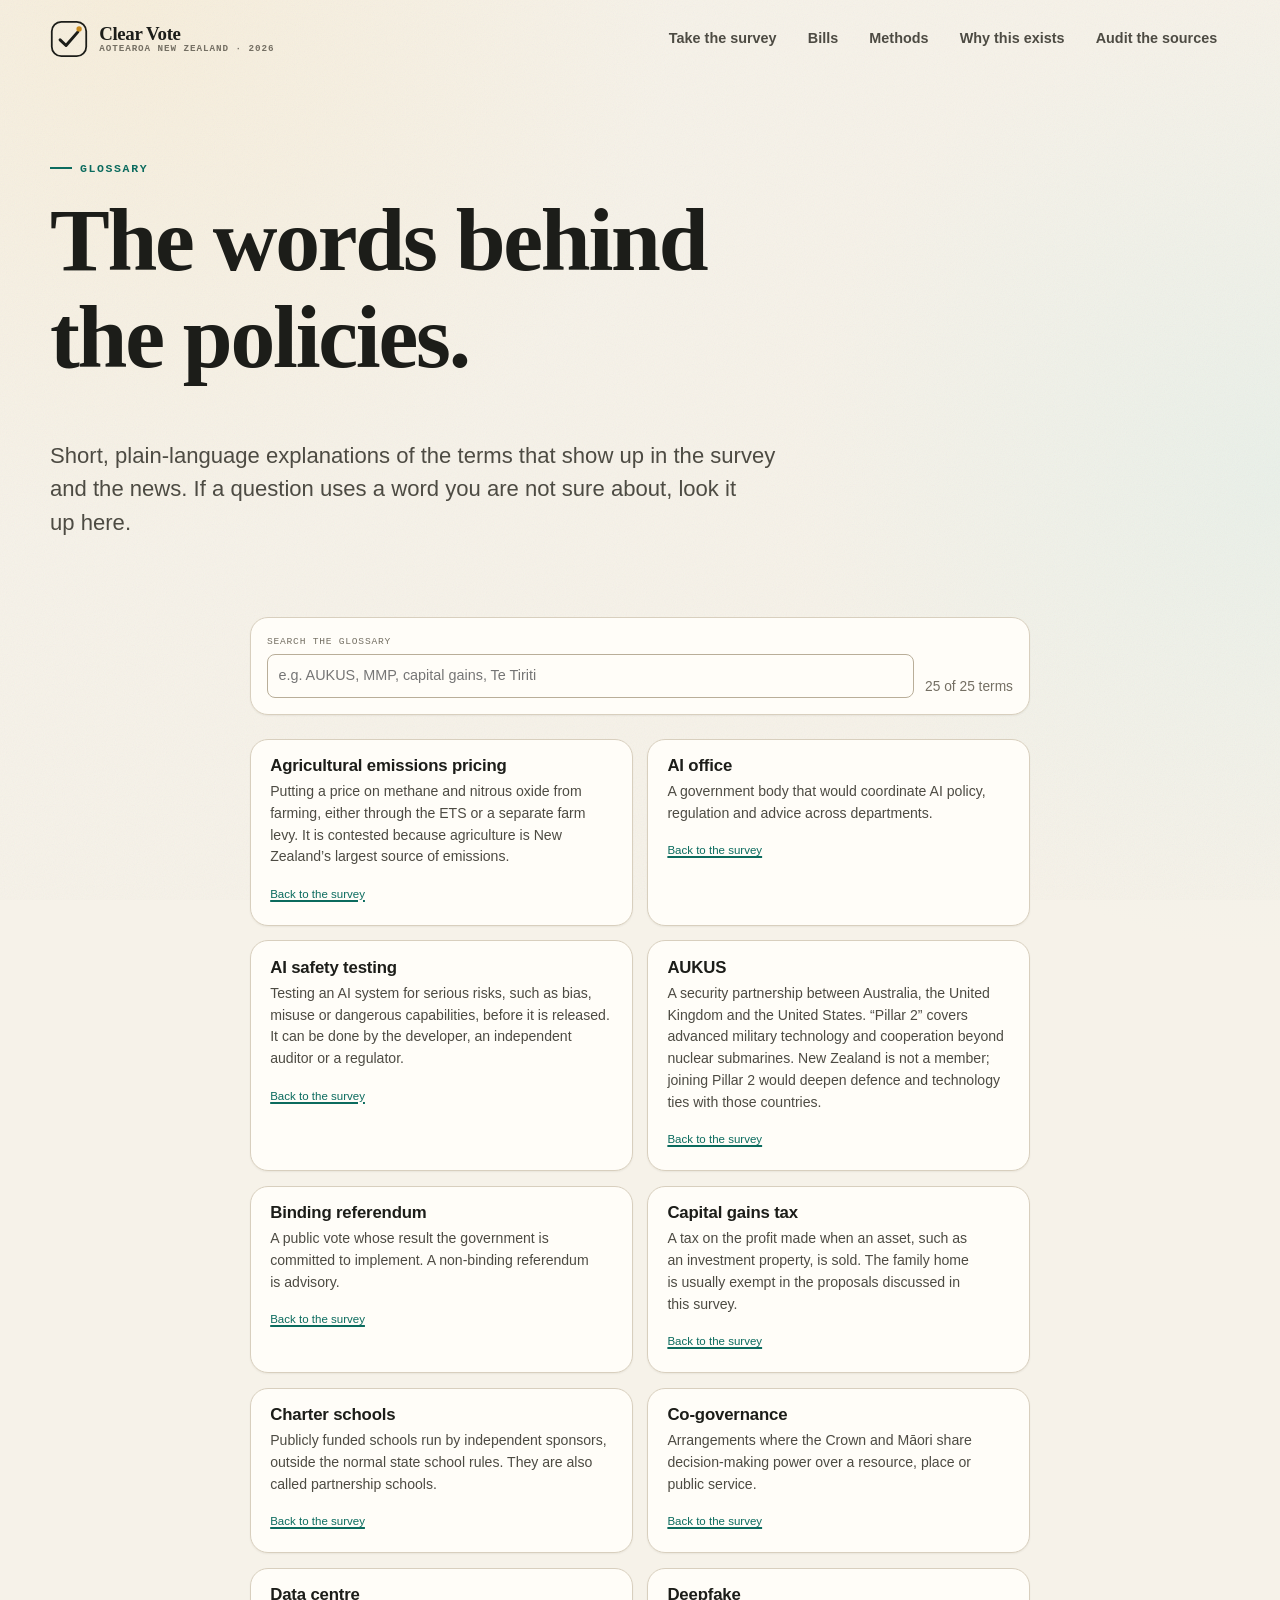
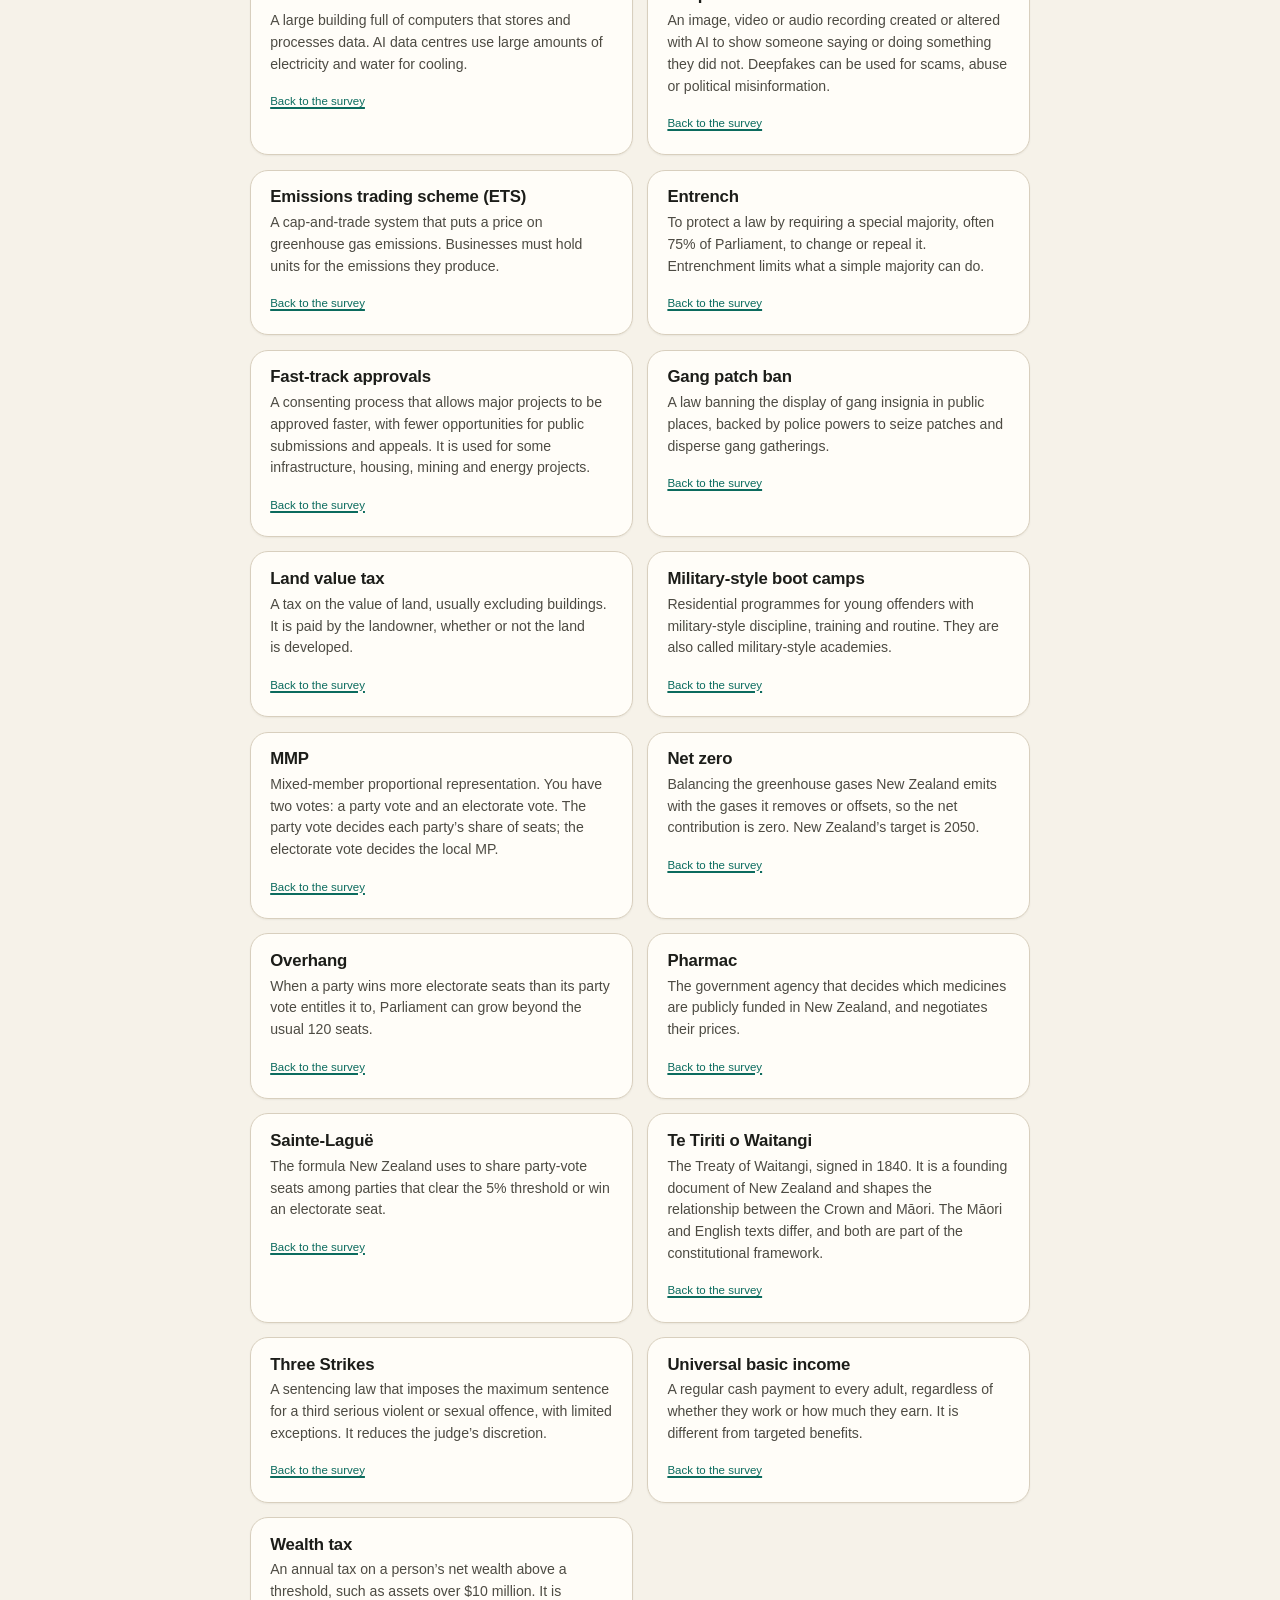
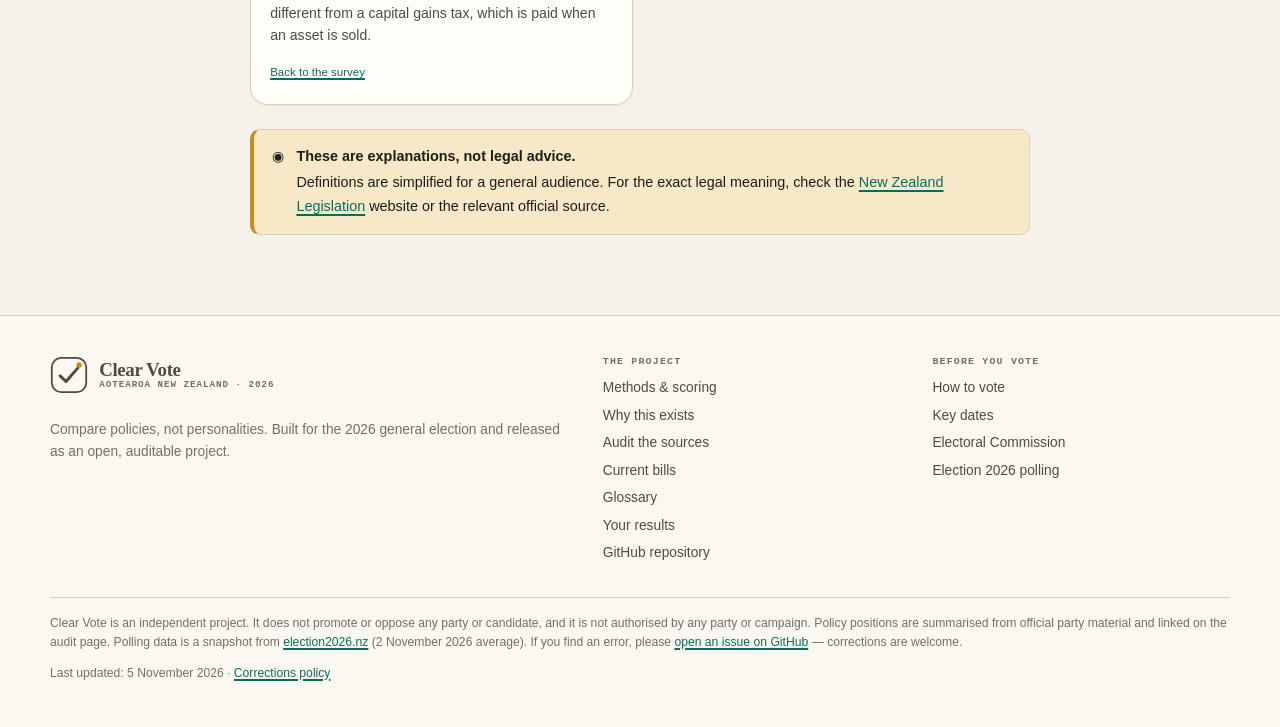
<file: glossary.html>
<!doctype html>
<html lang="en-NZ">
<head>
  <meta charset="utf-8">
  <meta name="viewport" content="width=device-width, initial-scale=1">
  <title>Glossary — Clear Vote</title>
  <meta name="description" content="Short, plain-language explanations of the political and policy terms used in Clear Vote: AUKUS, MMP, capital gains tax, Te Tiriti, Three Strikes, AI safety testing and more.">
  <meta name="theme-color" content="#f6f2e9">
  <link rel="icon" href="./assets/img/favicon.svg" type="image/svg+xml">
  <link rel="stylesheet" href="./assets/css/styles.css?v=20261105">
</head>
<body data-page="glossary">
  <a class="skip-link" href="#main">Skip to content</a>

  <header class="site-header">
    <div class="wrap">
      <a class="brand" href="./index.html">
        <svg class="brand-mark" viewBox="0 0 64 64" aria-hidden="true">
          <rect x="3" y="3" width="58" height="58" rx="16" fill="none" stroke="currentColor" stroke-width="3"/>
          <path d="M17 33.5 27 43l20-23" fill="none" stroke="currentColor" stroke-width="5" stroke-linecap="round" stroke-linejoin="round"/>
          <circle cx="49" cy="15" r="4.5" fill="#c98a1c"/>
        </svg>
        <span class="brand-text">
          <strong>Clear Vote</strong>
          <span>Aotearoa New Zealand · 2026</span>
        </span>
      </a>

      <button class="nav-toggle" type="button" aria-expanded="false" aria-controls="site-nav">
        Menu
        <span aria-hidden="true">☰</span>
      </button>

      <nav class="site-nav" id="site-nav" aria-label="Main navigation">
        <a href="./index.html#survey">Take the survey</a>
        <a href="./bills.html">Bills</a>
        <a href="./methods.html">Methods</a>
        <a href="./motivation.html">Why this exists</a>
        <a href="./audit.html">Audit the sources</a>
      </nav>
    </div>
  </header>

  <main id="main">
    <section class="page-hero">
      <div class="wrap">
        <p class="eyebrow">Glossary</p>
        <h1>The words behind the policies.</h1>
        <p class="lede">Short, plain-language explanations of the terms that show up in the survey and the news. If a question uses a word you are not sure about, look it up here.</p>
      </div>
    </section>

    <section class="section-tight">
      <div class="narrow">
        <div class="audit-controls">
          <div class="field" style="flex:1;min-width:240px">
            <label for="glossary-search">Search the glossary</label>
            <input id="glossary-search" type="search" placeholder="e.g. AUKUS, MMP, capital gains, Te Tiriti">
          </div>
          <p class="small muted mb-0" id="glossary-count" aria-live="polite"></p>
        </div>
        <div id="glossary-root">
          <noscript>
            <div class="notice notice-danger">
              <div>
                <strong>JavaScript is needed for the glossary search</strong>
                <p>The full policy audit is available on the <a href="./audit.html">audit page</a>.</p>
              </div>
            </div>
          </noscript>
        </div>
        <div class="notice mt-3">
          <span aria-hidden="true">◉</span>
          <div>
            <strong>These are explanations, not legal advice.</strong>
            <p>Definitions are simplified for a general audience. For the exact legal meaning, check the <a href="https://www.legislation.govt.nz/" rel="noopener">New Zealand Legislation</a> website or the relevant official source.</p>
          </div>
        </div>
      </div>
    </section>
  </main>

  <footer class="site-footer">
    <div class="wrap">
      <div class="footer-grid">
        <div>
          <a class="brand" href="./index.html">
            <svg class="brand-mark" viewBox="0 0 64 64" aria-hidden="true">
              <rect x="3" y="3" width="58" height="58" rx="16" fill="none" stroke="currentColor" stroke-width="3"/>
              <path d="M17 33.5 27 43l20-23" fill="none" stroke="currentColor" stroke-width="5" stroke-linecap="round" stroke-linejoin="round"/>
              <circle cx="49" cy="15" r="4.5" fill="#c98a1c"/>
            </svg>
            <span class="brand-text">
              <strong>Clear Vote</strong>
              <span>Aotearoa New Zealand · 2026</span>
            </span>
          </a>
          <p class="small muted mt-2">Compare policies, not personalities. Built for the 2026 general election and released as an open, auditable project.</p>
        </div>
        <div>
          <h3>The project</h3>
          <ul>
            <li><a href="./methods.html">Methods &amp; scoring</a></li>
            <li><a href="./motivation.html">Why this exists</a></li>
            <li><a href="./audit.html">Audit the sources</a></li>
            <li><a href="./bills.html">Current bills</a></li>
            <li><a href="./glossary.html">Glossary</a></li>
            <li><a href="./results.html">Your results</a></li>
            <li><a href="https://github.com/1jamesthompson1/informed-voting" rel="noopener">GitHub repository</a></li>
          </ul>
        </div>
        <div>
          <h3>Before you vote</h3>
          <ul>
            <li><a href="https://vote.nz/2026-general-election/voting-in-the-election/what-to-do" rel="noopener">How to vote</a></li>
            <li><a href="https://vote.nz/2026-general-election/about/overview/key-dates" rel="noopener">Key dates</a></li>
            <li><a href="https://elections.nz/" rel="noopener">Electoral Commission</a></li>
            <li><a href="https://election2026.nz/" rel="noopener">Election 2026 polling</a></li>
          </ul>
        </div>
      </div>
      <div class="footer-note">
        <p>Clear Vote is an independent project. It does not promote or oppose any party or candidate, and it is not authorised by any party or campaign. Policy positions are summarised from official party material and linked on the audit page. Polling data is a snapshot from <a href="https://election2026.nz/" rel="noopener">election2026.nz</a> (2 November 2026 average). If you find an error, please <a href="https://github.com/1jamesthompson1/informed-voting/issues/new?template=correction.md" rel="noopener">open an issue on GitHub</a> — corrections are welcome.</p>
        <p>Last updated: 5 November 2026 · <a href="./methods.html#corrections">Corrections policy</a></p>
      </div>
    </div>
  </footer>

  <script src="./assets/js/common.js?v=20261105" defer></script>
  <script type="module" src="./assets/js/glossary.js?v=20261105"></script>
</body>
</html>
</file>
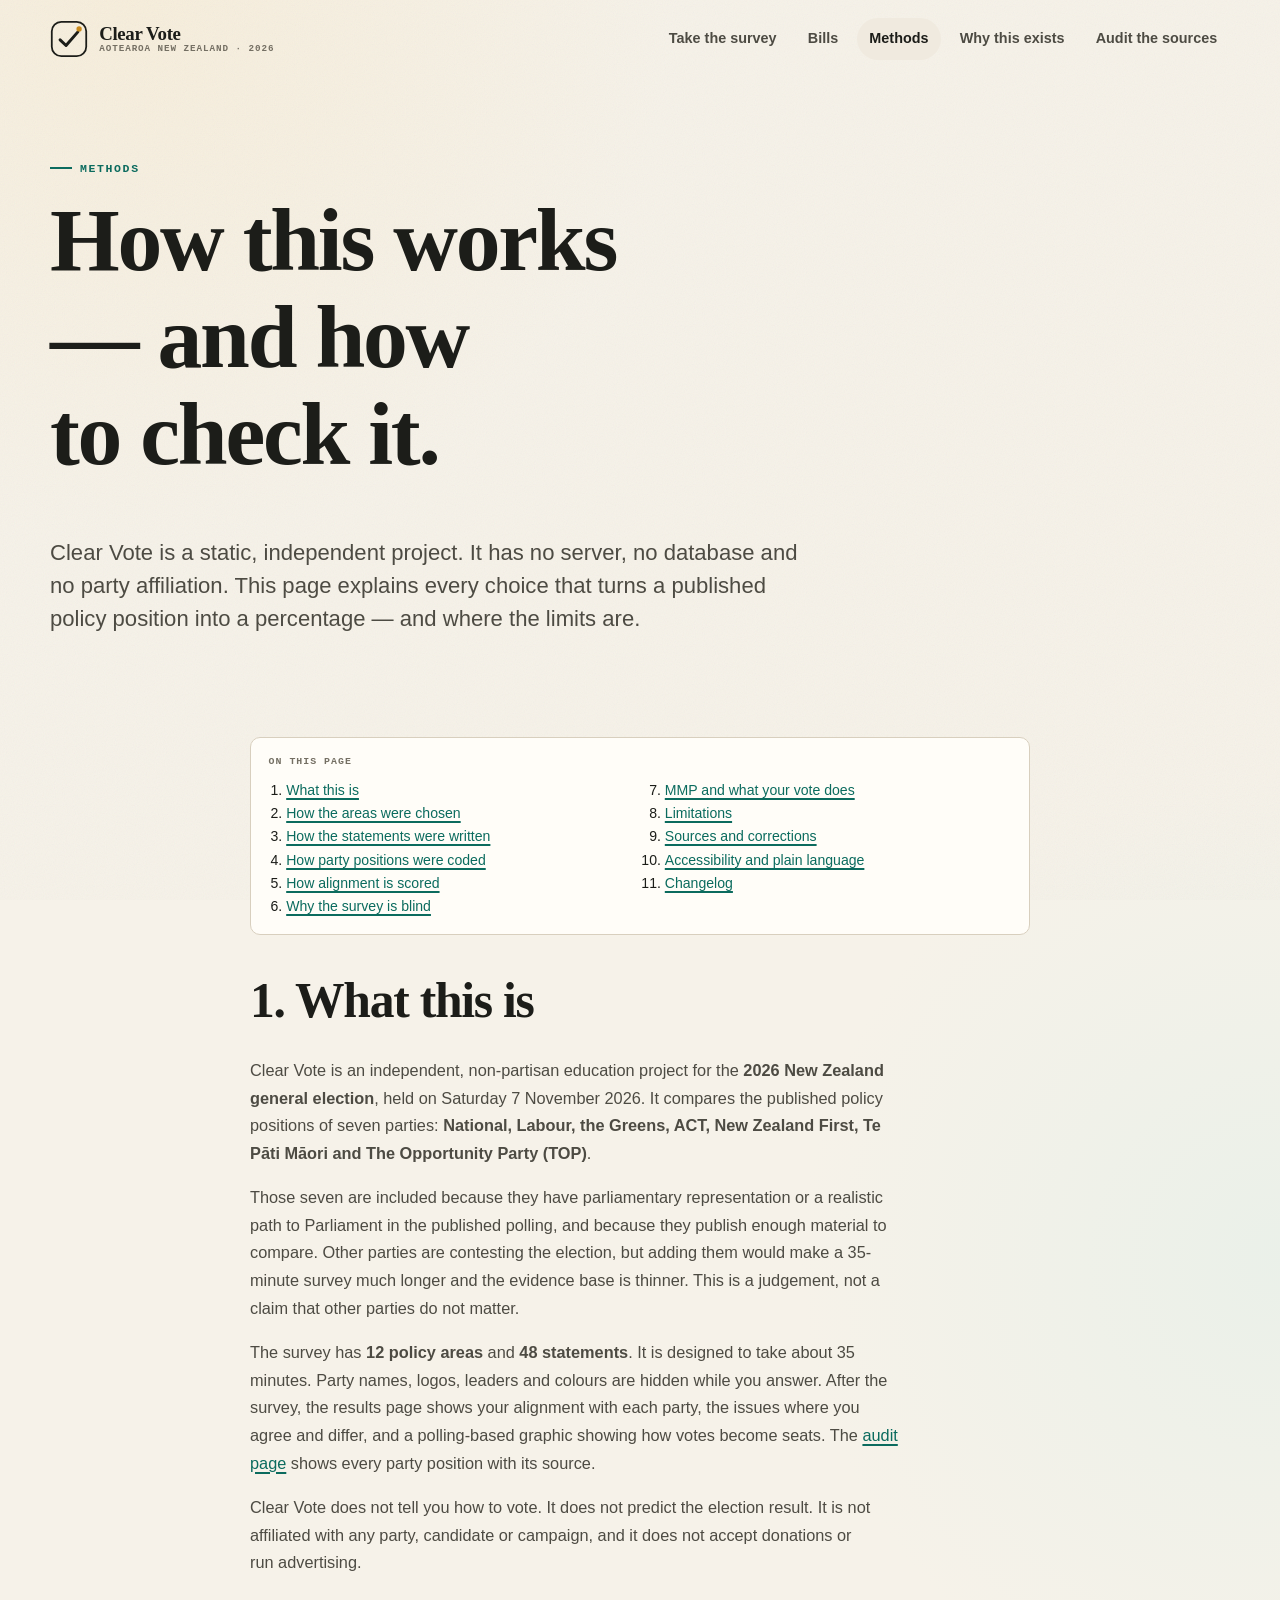
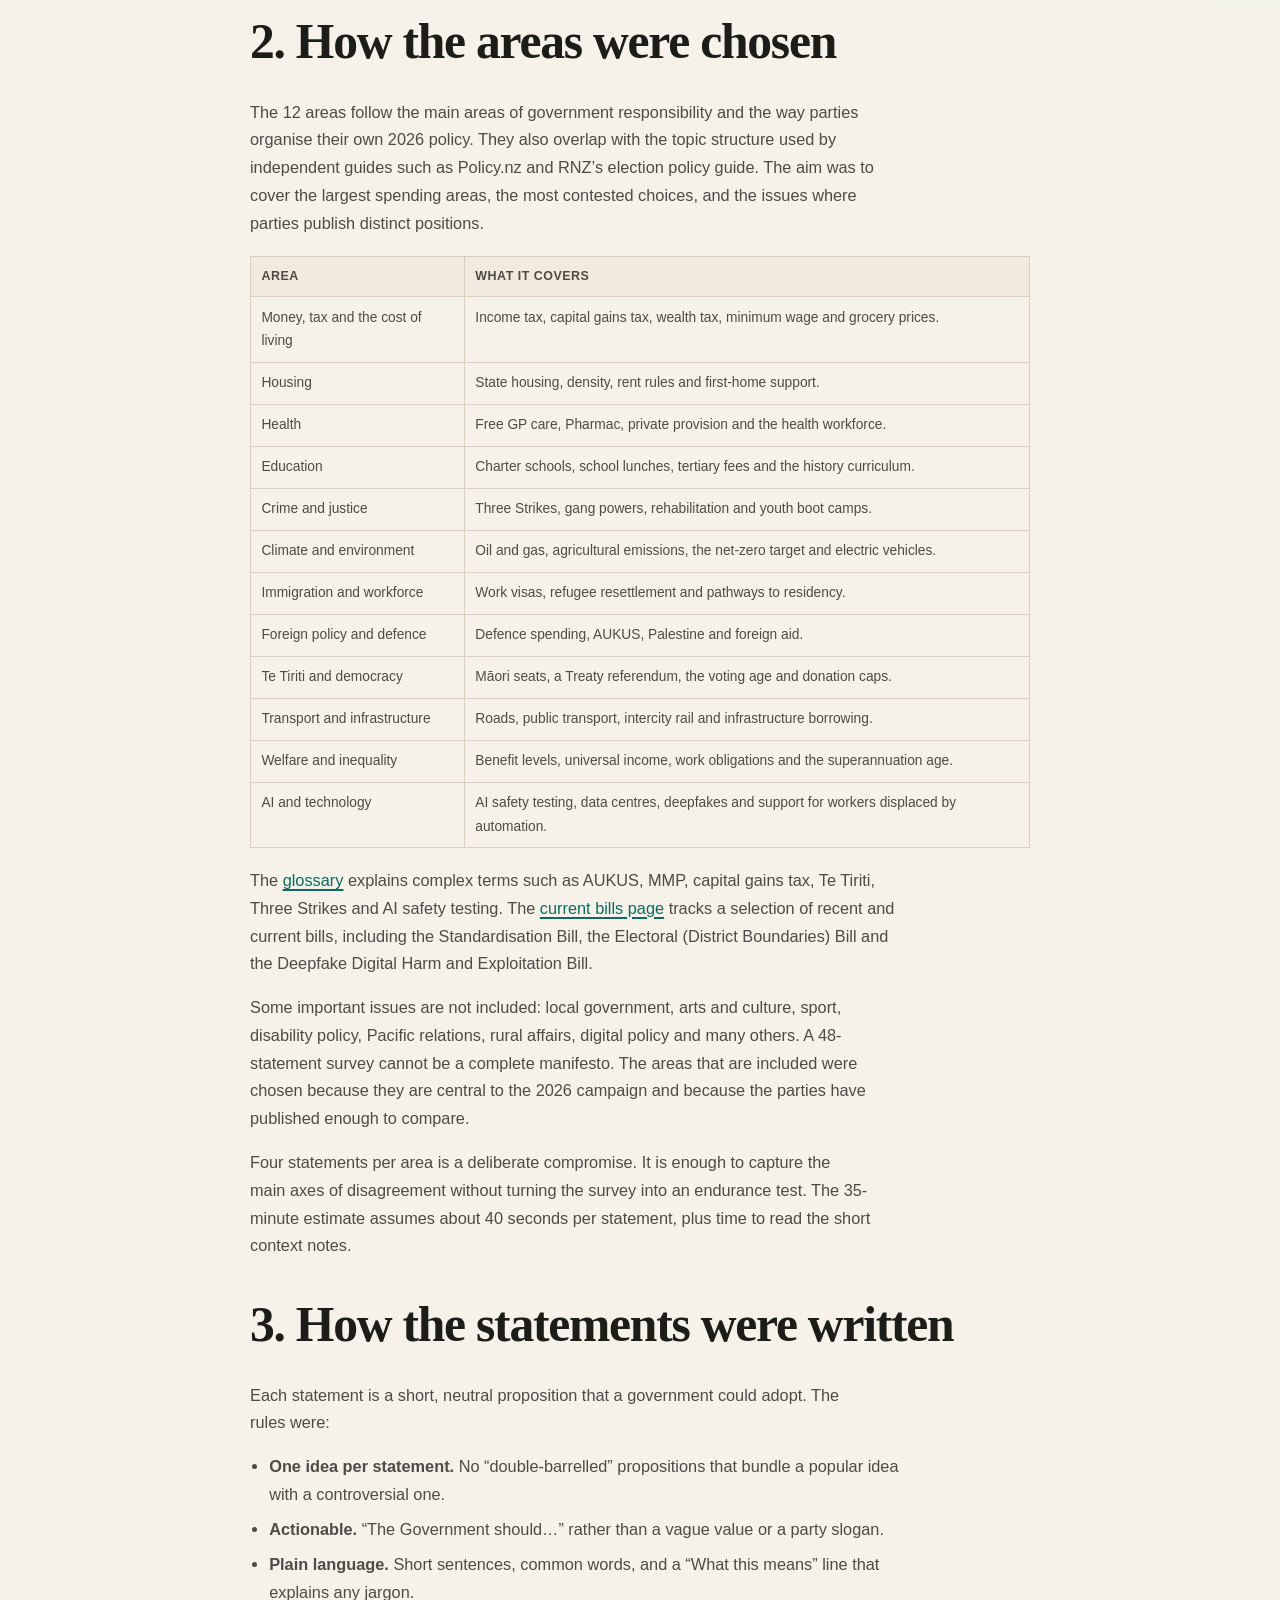
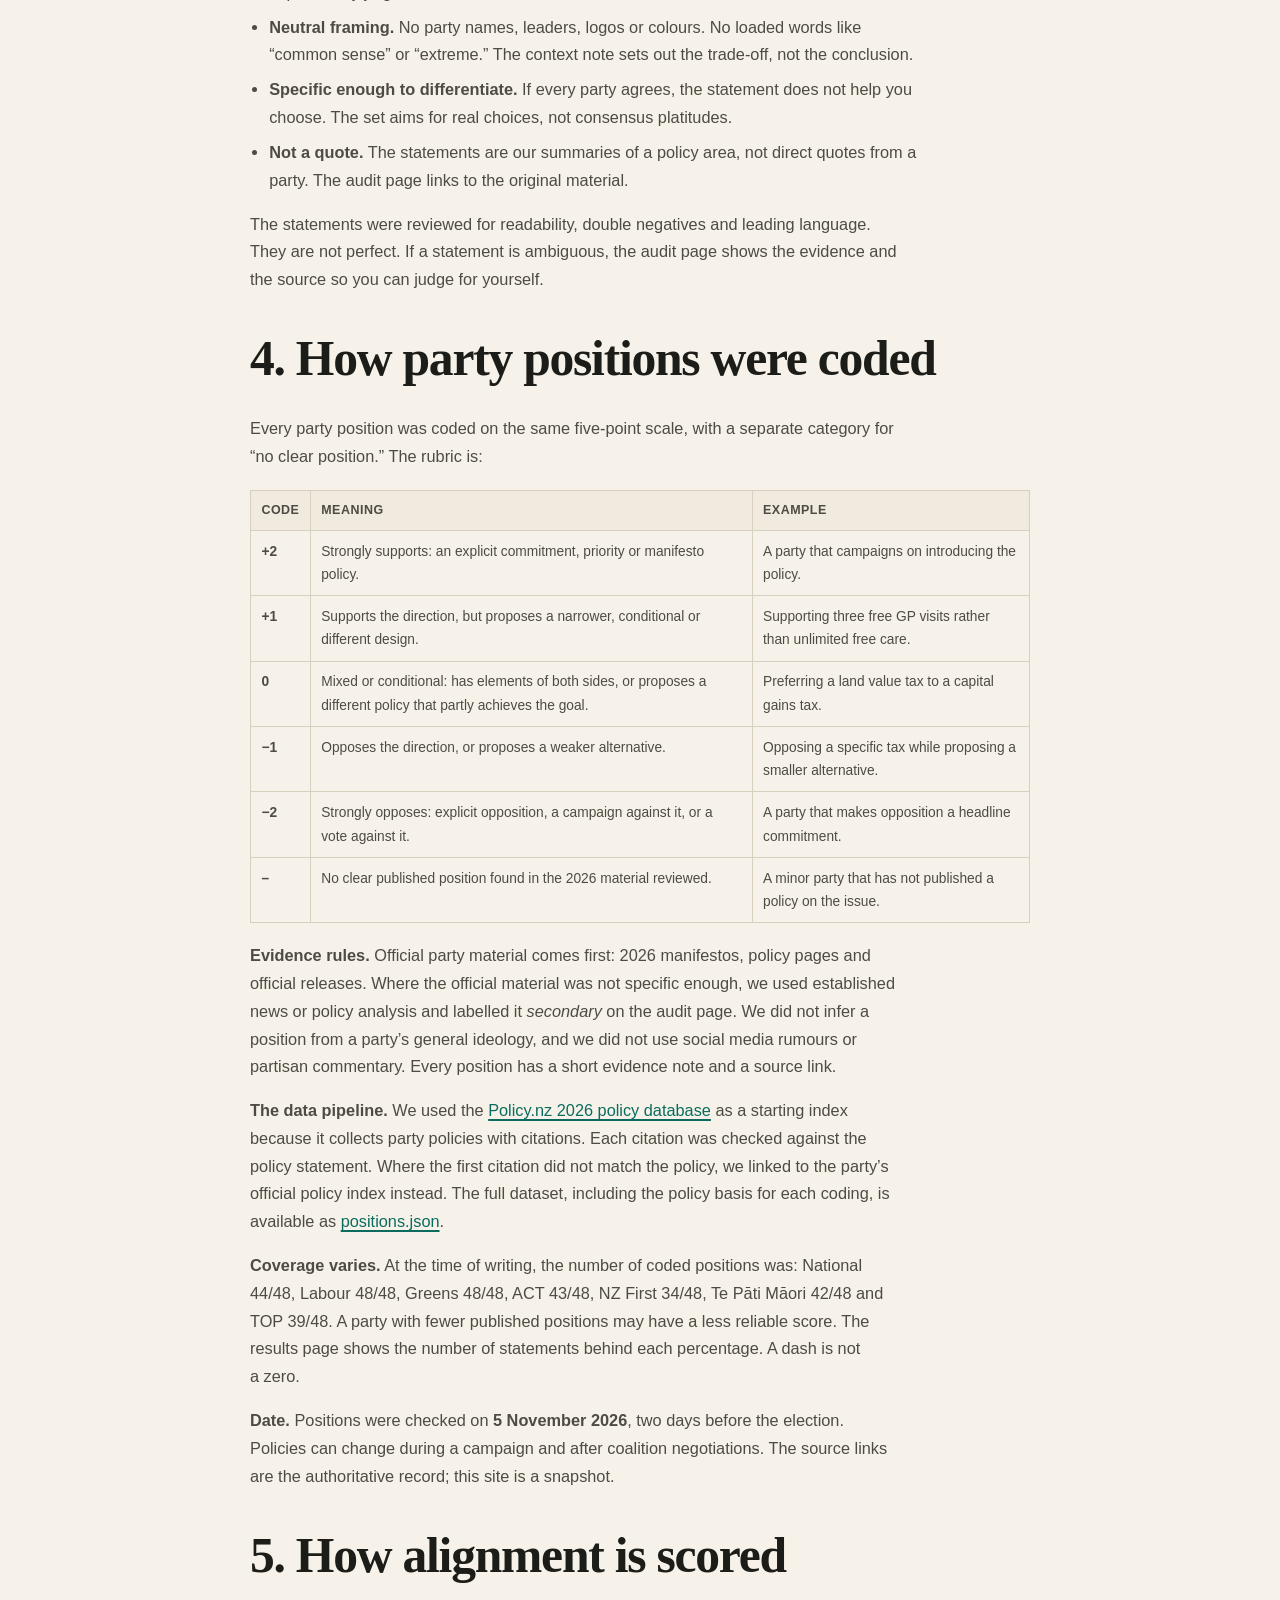
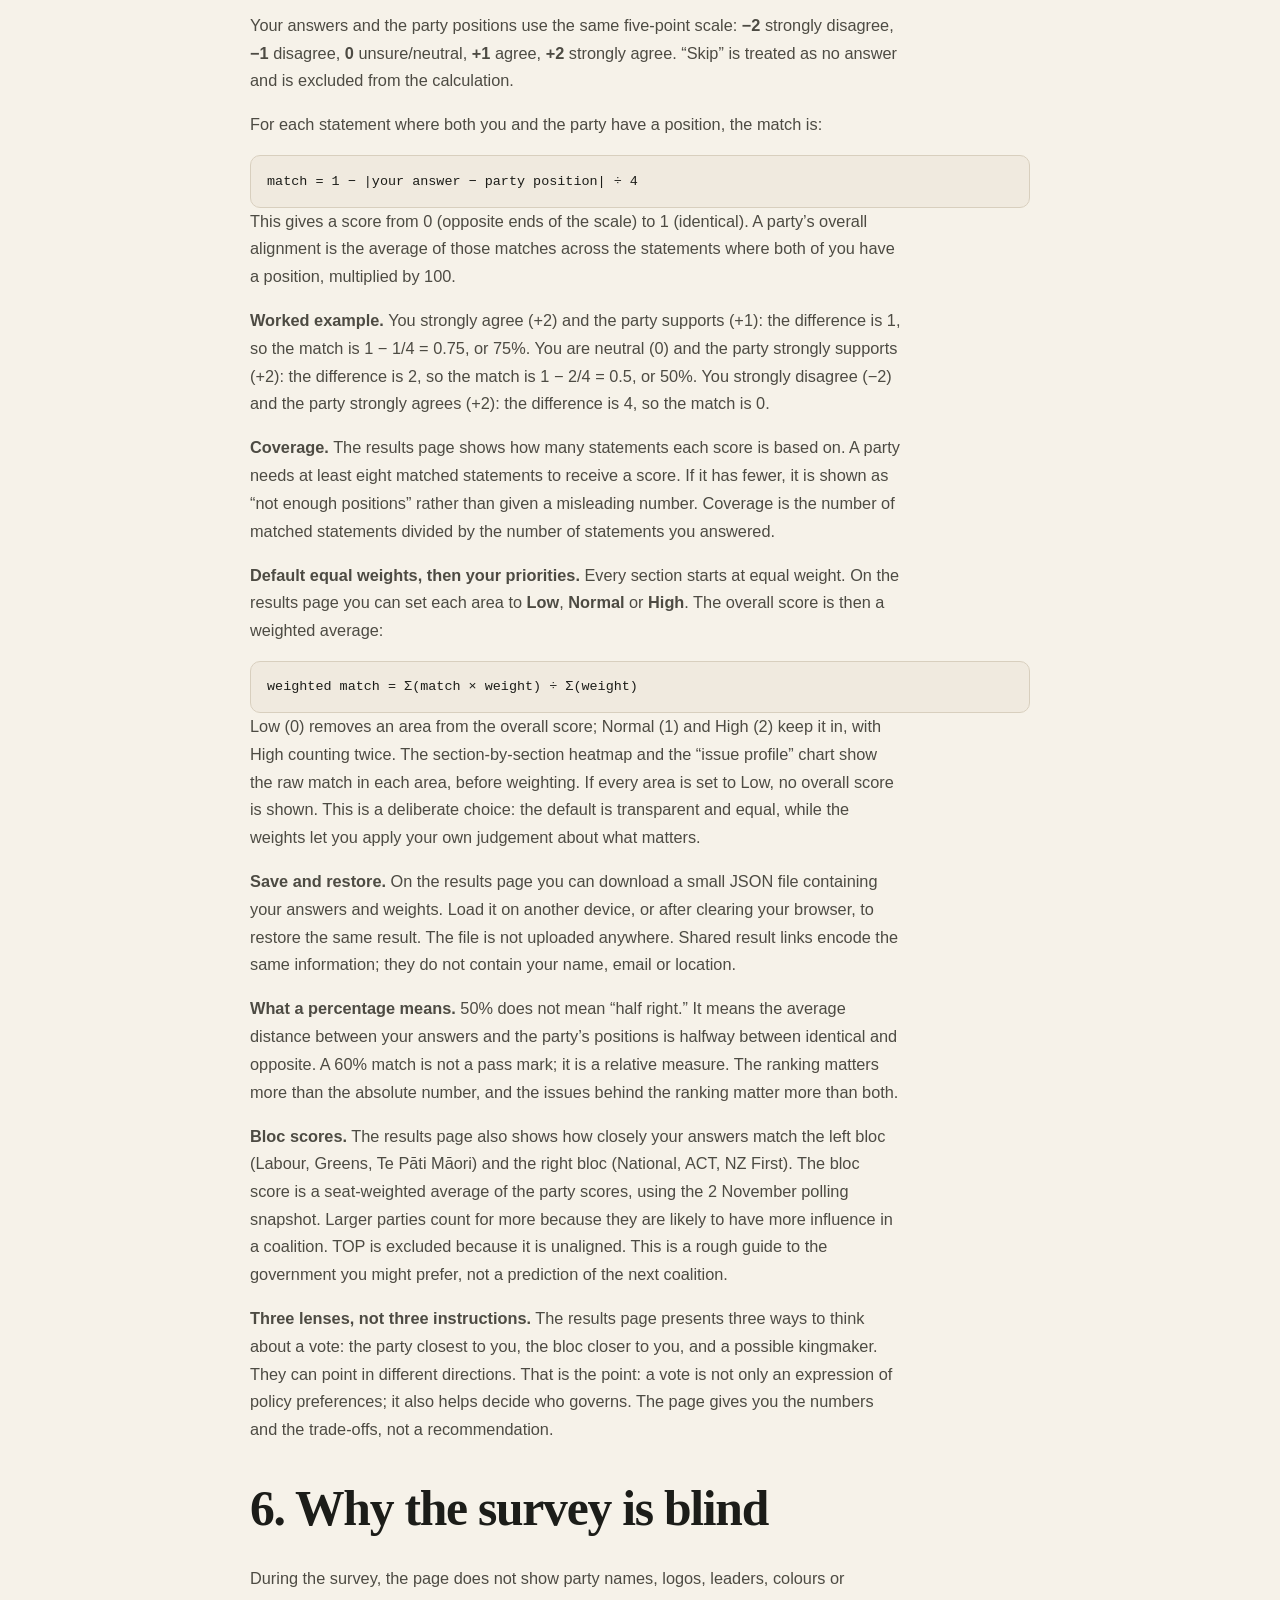
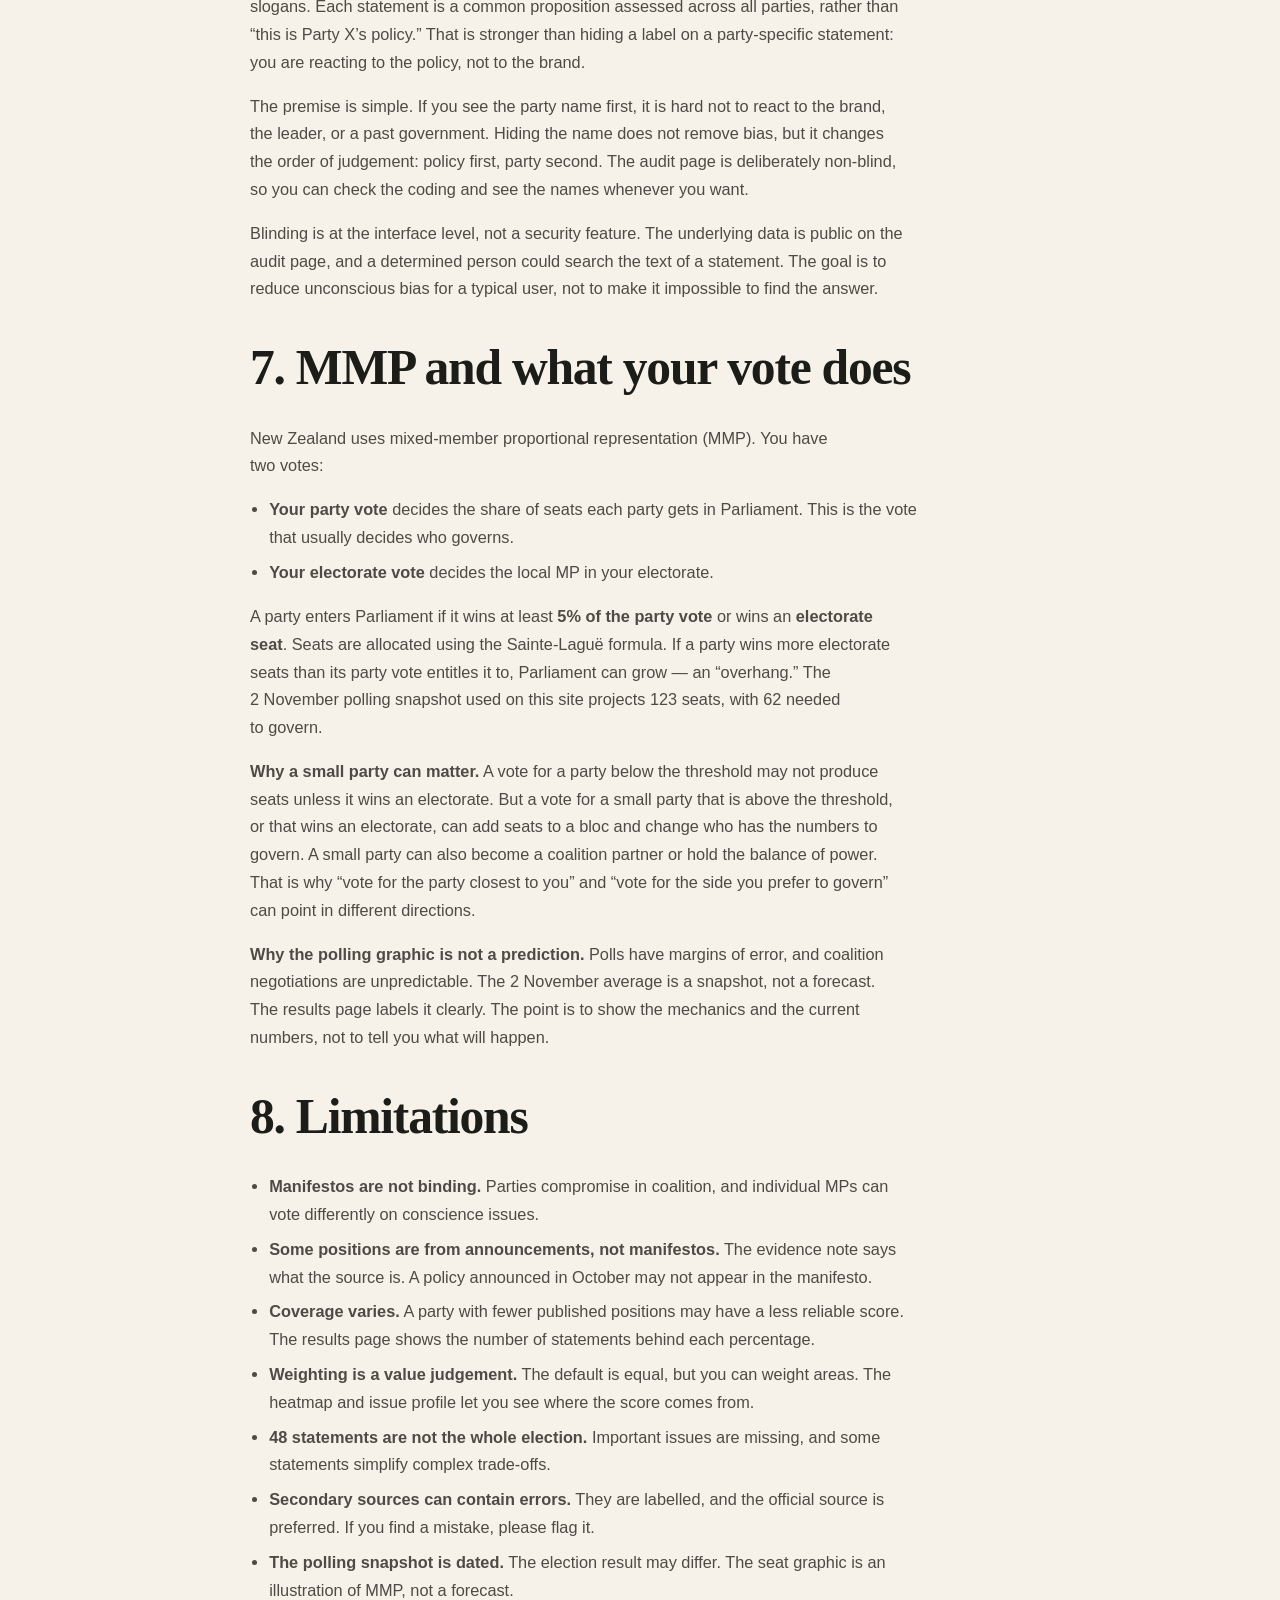
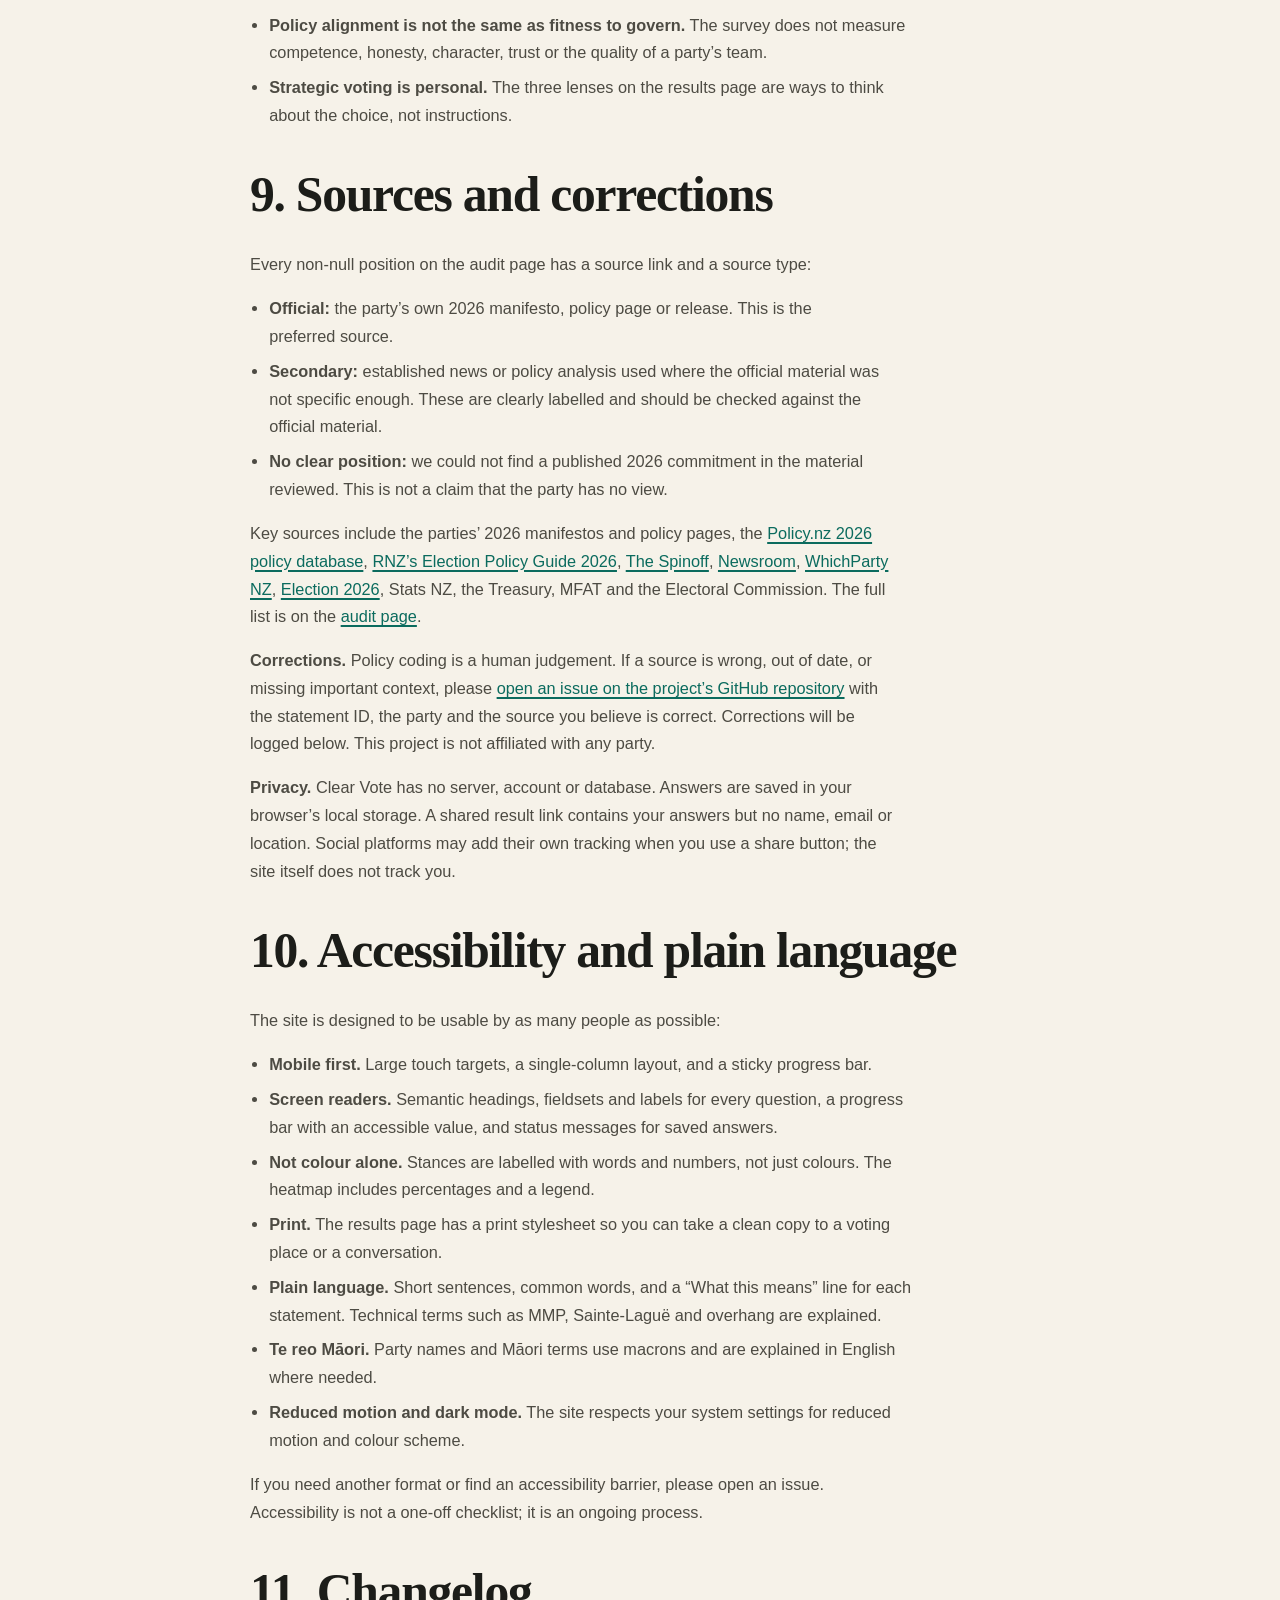
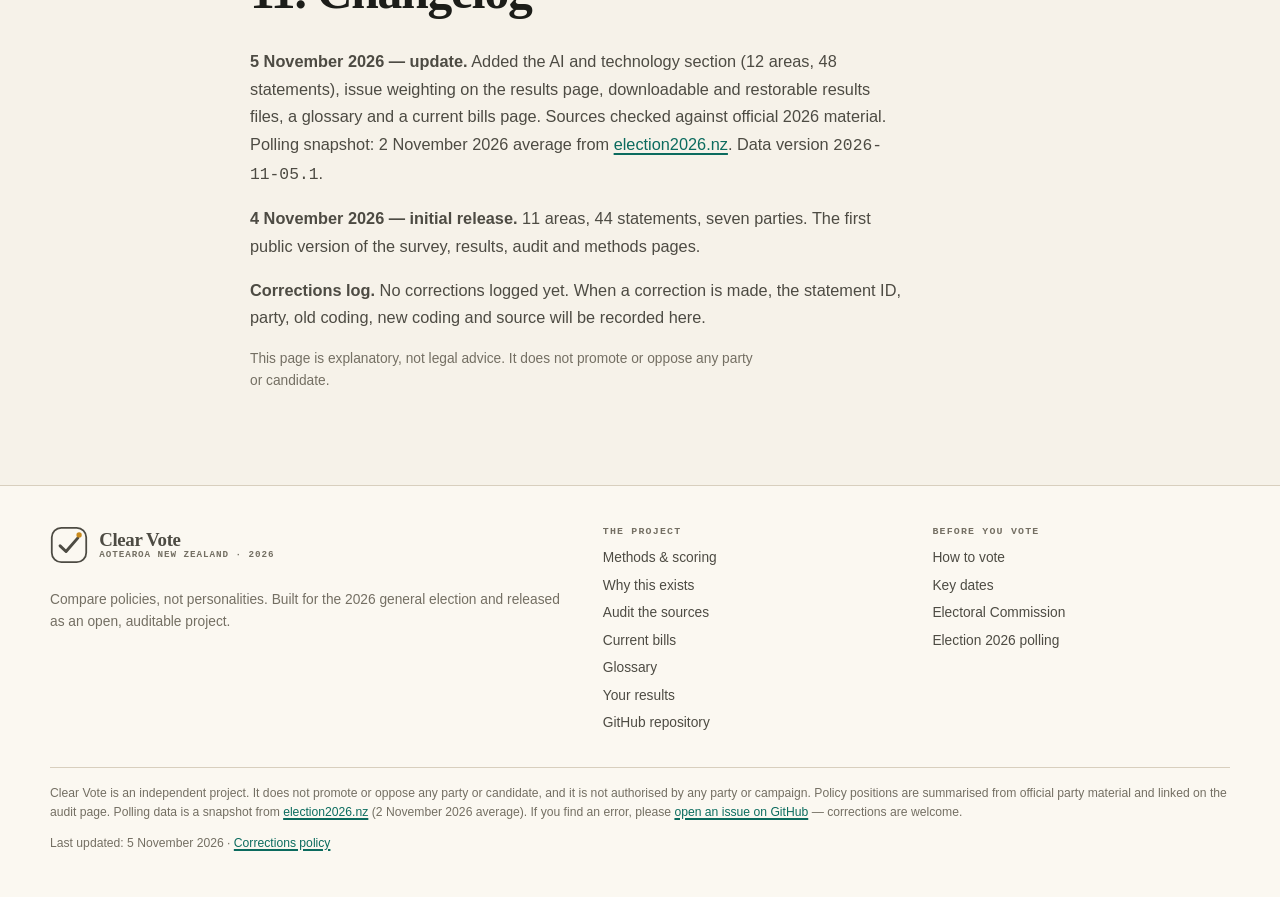
<file: methods.html>
<!doctype html>
<html lang="en-NZ">
<head>
  <meta charset="utf-8">
  <meta name="viewport" content="width=device-width, initial-scale=1">
  <title>Methods and scoring — Clear Vote</title>
  <meta name="description" content="How Clear Vote chose its 12 policy areas, wrote 48 neutral statements, coded every party position, and calculated your alignment.">
  <meta name="theme-color" content="#f6f2e9">
  <link rel="icon" href="./assets/img/favicon.svg" type="image/svg+xml">
  <link rel="stylesheet" href="./assets/css/styles.css?v=20261105">
</head>
<body data-page="methods">
  <a class="skip-link" href="#main">Skip to content</a>

  <header class="site-header">
    <div class="wrap">
      <a class="brand" href="./index.html">
        <svg class="brand-mark" viewBox="0 0 64 64" aria-hidden="true">
          <rect x="3" y="3" width="58" height="58" rx="16" fill="none" stroke="currentColor" stroke-width="3"/>
          <path d="M17 33.5 27 43l20-23" fill="none" stroke="currentColor" stroke-width="5" stroke-linecap="round" stroke-linejoin="round"/>
          <circle cx="49" cy="15" r="4.5" fill="#c98a1c"/>
        </svg>
        <span class="brand-text">
          <strong>Clear Vote</strong>
          <span>Aotearoa New Zealand · 2026</span>
        </span>
      </a>

      <button class="nav-toggle" type="button" aria-expanded="false" aria-controls="site-nav">
        Menu
        <span aria-hidden="true">☰</span>
      </button>

      <nav class="site-nav" id="site-nav" aria-label="Main navigation">
        <a href="./index.html#survey">Take the survey</a>
        <a href="./bills.html">Bills</a>
        <a href="./methods.html" aria-current="page">Methods</a>
        <a href="./motivation.html">Why this exists</a>
        <a href="./audit.html">Audit the sources</a>
      </nav>
    </div>
  </header>

  <main id="main">
    <section class="page-hero">
      <div class="wrap">
        <p class="eyebrow">Methods</p>
        <h1>How this works — and how to check it.</h1>
        <p class="lede">Clear Vote is a static, independent project. It has no server, no database and no party affiliation. This page explains every choice that turns a published policy position into a percentage — and where the limits are.</p>
      </div>
    </section>

    <section class="section-tight">
      <div class="narrow">
        <div class="toc">
          <strong>On this page</strong>
          <ol>
            <li><a href="#what">What this is</a></li>
            <li><a href="#areas">How the areas were chosen</a></li>
            <li><a href="#statements">How the statements were written</a></li>
            <li><a href="#coding">How party positions were coded</a></li>
            <li><a href="#scoring">How alignment is scored</a></li>
            <li><a href="#blinding">Why the survey is blind</a></li>
            <li><a href="#mmp">MMP and what your vote does</a></li>
            <li><a href="#limits">Limitations</a></li>
            <li><a href="#sources">Sources and corrections</a></li>
            <li><a href="#accessibility">Accessibility and plain language</a></li>
            <li><a href="#changelog">Changelog</a></li>
          </ol>
        </div>

        <div class="prose">
          <h2 id="what">1. What this is</h2>
          <p>Clear Vote is an independent, non-partisan education project for the <strong>2026 New Zealand general election</strong>, held on Saturday 7 November 2026. It compares the published policy positions of seven parties: <strong>National, Labour, the Greens, ACT, New Zealand First, Te Pāti Māori and The Opportunity Party (TOP)</strong>.</p>
          <p>Those seven are included because they have parliamentary representation or a realistic path to Parliament in the published polling, and because they publish enough material to compare. Other parties are contesting the election, but adding them would make a 35-minute survey much longer and the evidence base is thinner. This is a judgement, not a claim that other parties do not matter.</p>
          <p>The survey has <strong>12 policy areas</strong> and <strong>48 statements</strong>. It is designed to take about 35 minutes. Party names, logos, leaders and colours are hidden while you answer. After the survey, the results page shows your alignment with each party, the issues where you agree and differ, and a polling-based graphic showing how votes become seats. The <a href="./audit.html">audit page</a> shows every party position with its source.</p>
          <p>Clear Vote does not tell you how to vote. It does not predict the election result. It is not affiliated with any party, candidate or campaign, and it does not accept donations or run advertising.</p>

          <h2 id="areas">2. How the areas were chosen</h2>
          <p>The 12 areas follow the main areas of government responsibility and the way parties organise their own 2026 policy. They also overlap with the topic structure used by independent guides such as Policy.nz and RNZ’s election policy guide. The aim was to cover the largest spending areas, the most contested choices, and the issues where parties publish distinct positions.</p>
          <table>
            <thead>
              <tr><th>Area</th><th>What it covers</th></tr>
            </thead>
            <tbody>
              <tr><td>Money, tax and the cost of living</td><td>Income tax, capital gains tax, wealth tax, minimum wage and grocery prices.</td></tr>
              <tr><td>Housing</td><td>State housing, density, rent rules and first-home support.</td></tr>
              <tr><td>Health</td><td>Free GP care, Pharmac, private provision and the health workforce.</td></tr>
              <tr><td>Education</td><td>Charter schools, school lunches, tertiary fees and the history curriculum.</td></tr>
              <tr><td>Crime and justice</td><td>Three Strikes, gang powers, rehabilitation and youth boot camps.</td></tr>
              <tr><td>Climate and environment</td><td>Oil and gas, agricultural emissions, the net-zero target and electric vehicles.</td></tr>
              <tr><td>Immigration and workforce</td><td>Work visas, refugee resettlement and pathways to residency.</td></tr>
              <tr><td>Foreign policy and defence</td><td>Defence spending, AUKUS, Palestine and foreign aid.</td></tr>
              <tr><td>Te Tiriti and democracy</td><td>Māori seats, a Treaty referendum, the voting age and donation caps.</td></tr>
              <tr><td>Transport and infrastructure</td><td>Roads, public transport, intercity rail and infrastructure borrowing.</td></tr>
              <tr><td>Welfare and inequality</td><td>Benefit levels, universal income, work obligations and the superannuation age.</td></tr>
              <tr><td>AI and technology</td><td>AI safety testing, data centres, deepfakes and support for workers displaced by automation.</td></tr>
            </tbody>
          </table>
          <p>The <a href="./glossary.html">glossary</a> explains complex terms such as AUKUS, MMP, capital gains tax, Te Tiriti, Three Strikes and AI safety testing. The <a href="./bills.html">current bills page</a> tracks a selection of recent and current bills, including the Standardisation Bill, the Electoral (District Boundaries) Bill and the Deepfake Digital Harm and Exploitation Bill.</p>
          <p>Some important issues are not included: local government, arts and culture, sport, disability policy, Pacific relations, rural affairs, digital policy and many others. A 48-statement survey cannot be a complete manifesto. The areas that are included were chosen because they are central to the 2026 campaign and because the parties have published enough to compare.</p>
          <p>Four statements per area is a deliberate compromise. It is enough to capture the main axes of disagreement without turning the survey into an endurance test. The 35-minute estimate assumes about 40 seconds per statement, plus time to read the short context notes.</p>

          <h2 id="statements">3. How the statements were written</h2>
          <p>Each statement is a short, neutral proposition that a government could adopt. The rules were:</p>
          <ul>
            <li><strong>One idea per statement.</strong> No “double-barrelled” propositions that bundle a popular idea with a controversial one.</li>
            <li><strong>Actionable.</strong> “The Government should…” rather than a vague value or a party slogan.</li>
            <li><strong>Plain language.</strong> Short sentences, common words, and a “What this means” line that explains any jargon.</li>
            <li><strong>Neutral framing.</strong> No party names, leaders, logos or colours. No loaded words like “common sense” or “extreme.” The context note sets out the trade-off, not the conclusion.</li>
            <li><strong>Specific enough to differentiate.</strong> If every party agrees, the statement does not help you choose. The set aims for real choices, not consensus platitudes.</li>
            <li><strong>Not a quote.</strong> The statements are our summaries of a policy area, not direct quotes from a party. The audit page links to the original material.</li>
          </ul>
          <p>The statements were reviewed for readability, double negatives and leading language. They are not perfect. If a statement is ambiguous, the audit page shows the evidence and the source so you can judge for yourself.</p>

          <h2 id="coding">4. How party positions were coded</h2>
          <p>Every party position was coded on the same five-point scale, with a separate category for “no clear position.” The rubric is:</p>
          <table>
            <thead>
              <tr><th>Code</th><th>Meaning</th><th>Example</th></tr>
            </thead>
            <tbody>
              <tr><td><strong>+2</strong></td><td>Strongly supports: an explicit commitment, priority or manifesto policy.</td><td>A party that campaigns on introducing the policy.</td></tr>
              <tr><td><strong>+1</strong></td><td>Supports the direction, but proposes a narrower, conditional or different design.</td><td>Supporting three free GP visits rather than unlimited free care.</td></tr>
              <tr><td><strong>0</strong></td><td>Mixed or conditional: has elements of both sides, or proposes a different policy that partly achieves the goal.</td><td>Preferring a land value tax to a capital gains tax.</td></tr>
              <tr><td><strong>−1</strong></td><td>Opposes the direction, or proposes a weaker alternative.</td><td>Opposing a specific tax while proposing a smaller alternative.</td></tr>
              <tr><td><strong>−2</strong></td><td>Strongly opposes: explicit opposition, a campaign against it, or a vote against it.</td><td>A party that makes opposition a headline commitment.</td></tr>
              <tr><td><strong>–</strong></td><td>No clear published position found in the 2026 material reviewed.</td><td>A minor party that has not published a policy on the issue.</td></tr>
            </tbody>
          </table>
          <p><strong>Evidence rules.</strong> Official party material comes first: 2026 manifestos, policy pages and official releases. Where the official material was not specific enough, we used established news or policy analysis and labelled it <em>secondary</em> on the audit page. We did not infer a position from a party’s general ideology, and we did not use social media rumours or partisan commentary. Every position has a short evidence note and a source link.</p>
          <p><strong>The data pipeline.</strong> We used the <a href="https://policy.nz/2026" rel="noopener">Policy.nz 2026 policy database</a> as a starting index because it collects party policies with citations. Each citation was checked against the policy statement. Where the first citation did not match the policy, we linked to the party’s official policy index instead. The full dataset, including the policy basis for each coding, is available as <a href="./assets/data/positions.json">positions.json</a>.</p>
          <p><strong>Coverage varies.</strong> At the time of writing, the number of coded positions was: National 44/48, Labour 48/48, Greens 48/48, ACT 43/48, NZ First 34/48, Te Pāti Māori 42/48 and TOP 39/48. A party with fewer published positions may have a less reliable score. The results page shows the number of statements behind each percentage. A dash is not a zero.</p>
          <p><strong>Date.</strong> Positions were checked on <strong>5 November 2026</strong>, two days before the election. Policies can change during a campaign and after coalition negotiations. The source links are the authoritative record; this site is a snapshot.</p>

          <h2 id="scoring">5. How alignment is scored</h2>
          <p>Your answers and the party positions use the same five-point scale: <strong>−2</strong> strongly disagree, <strong>−1</strong> disagree, <strong>0</strong> unsure/neutral, <strong>+1</strong> agree, <strong>+2</strong> strongly agree. “Skip” is treated as no answer and is excluded from the calculation.</p>
          <p>For each statement where both you and the party have a position, the match is:</p>
          <span class="formula">match = 1 − |your answer − party position| ÷ 4</span>
          <p>This gives a score from 0 (opposite ends of the scale) to 1 (identical). A party’s overall alignment is the average of those matches across the statements where both of you have a position, multiplied by 100.</p>
          <p><strong>Worked example.</strong> You strongly agree (+2) and the party supports (+1): the difference is 1, so the match is 1 − 1/4 = 0.75, or 75%. You are neutral (0) and the party strongly supports (+2): the difference is 2, so the match is 1 − 2/4 = 0.5, or 50%. You strongly disagree (−2) and the party strongly agrees (+2): the difference is 4, so the match is 0.</p>
          <p><strong>Coverage.</strong> The results page shows how many statements each score is based on. A party needs at least eight matched statements to receive a score. If it has fewer, it is shown as “not enough positions” rather than given a misleading number. Coverage is the number of matched statements divided by the number of statements you answered.</p>
          <p><strong>Default equal weights, then your priorities.</strong> Every section starts at equal weight. On the results page you can set each area to <strong>Low</strong>, <strong>Normal</strong> or <strong>High</strong>. The overall score is then a weighted average:</p>
          <span class="formula">weighted match = Σ(match × weight) ÷ Σ(weight)</span>
          <p>Low (0) removes an area from the overall score; Normal (1) and High (2) keep it in, with High counting twice. The section-by-section heatmap and the “issue profile” chart show the raw match in each area, before weighting. If every area is set to Low, no overall score is shown. This is a deliberate choice: the default is transparent and equal, while the weights let you apply your own judgement about what matters.</p>
          <p><strong>Save and restore.</strong> On the results page you can download a small JSON file containing your answers and weights. Load it on another device, or after clearing your browser, to restore the same result. The file is not uploaded anywhere. Shared result links encode the same information; they do not contain your name, email or location.</p>
          <p><strong>What a percentage means.</strong> 50% does not mean “half right.” It means the average distance between your answers and the party’s positions is halfway between identical and opposite. A 60% match is not a pass mark; it is a relative measure. The ranking matters more than the absolute number, and the issues behind the ranking matter more than both.</p>
          <p><strong>Bloc scores.</strong> The results page also shows how closely your answers match the left bloc (Labour, Greens, Te Pāti Māori) and the right bloc (National, ACT, NZ First). The bloc score is a seat-weighted average of the party scores, using the 2 November polling snapshot. Larger parties count for more because they are likely to have more influence in a coalition. TOP is excluded because it is unaligned. This is a rough guide to the government you might prefer, not a prediction of the next coalition.</p>
          <p><strong>Three lenses, not three instructions.</strong> The results page presents three ways to think about a vote: the party closest to you, the bloc closer to you, and a possible kingmaker. They can point in different directions. That is the point: a vote is not only an expression of policy preferences; it also helps decide who governs. The page gives you the numbers and the trade-offs, not a recommendation.</p>

          <h2 id="blinding">6. Why the survey is blind</h2>
          <p>During the survey, the page does not show party names, logos, leaders, colours or slogans. Each statement is a common proposition assessed across all parties, rather than “this is Party X’s policy.” That is stronger than hiding a label on a party-specific statement: you are reacting to the policy, not to the brand.</p>
          <p>The premise is simple. If you see the party name first, it is hard not to react to the brand, the leader, or a past government. Hiding the name does not remove bias, but it changes the order of judgement: policy first, party second. The audit page is deliberately non-blind, so you can check the coding and see the names whenever you want.</p>
          <p>Blinding is at the interface level, not a security feature. The underlying data is public on the audit page, and a determined person could search the text of a statement. The goal is to reduce unconscious bias for a typical user, not to make it impossible to find the answer.</p>

          <h2 id="mmp">7. MMP and what your vote does</h2>
          <p>New Zealand uses mixed-member proportional representation (MMP). You have two votes:</p>
          <ul>
            <li><strong>Your party vote</strong> decides the share of seats each party gets in Parliament. This is the vote that usually decides who governs.</li>
            <li><strong>Your electorate vote</strong> decides the local MP in your electorate.</li>
          </ul>
          <p>A party enters Parliament if it wins at least <strong>5% of the party vote</strong> or wins an <strong>electorate seat</strong>. Seats are allocated using the Sainte-Laguë formula. If a party wins more electorate seats than its party vote entitles it to, Parliament can grow — an “overhang.” The 2 November polling snapshot used on this site projects 123 seats, with 62 needed to govern.</p>
          <p><strong>Why a small party can matter.</strong> A vote for a party below the threshold may not produce seats unless it wins an electorate. But a vote for a small party that is above the threshold, or that wins an electorate, can add seats to a bloc and change who has the numbers to govern. A small party can also become a coalition partner or hold the balance of power. That is why “vote for the party closest to you” and “vote for the side you prefer to govern” can point in different directions.</p>
          <p><strong>Why the polling graphic is not a prediction.</strong> Polls have margins of error, and coalition negotiations are unpredictable. The 2 November average is a snapshot, not a forecast. The results page labels it clearly. The point is to show the mechanics and the current numbers, not to tell you what will happen.</p>

          <h2 id="limits">8. Limitations</h2>
          <ul>
            <li><strong>Manifestos are not binding.</strong> Parties compromise in coalition, and individual MPs can vote differently on conscience issues.</li>
            <li><strong>Some positions are from announcements, not manifestos.</strong> The evidence note says what the source is. A policy announced in October may not appear in the manifesto.</li>
            <li><strong>Coverage varies.</strong> A party with fewer published positions may have a less reliable score. The results page shows the number of statements behind each percentage.</li>
            <li><strong>Weighting is a value judgement.</strong> The default is equal, but you can weight areas. The heatmap and issue profile let you see where the score comes from.</li>
            <li><strong>48 statements are not the whole election.</strong> Important issues are missing, and some statements simplify complex trade-offs.</li>
            <li><strong>Secondary sources can contain errors.</strong> They are labelled, and the official source is preferred. If you find a mistake, please flag it.</li>
            <li><strong>The polling snapshot is dated.</strong> The election result may differ. The seat graphic is an illustration of MMP, not a forecast.</li>
            <li><strong>Policy alignment is not the same as fitness to govern.</strong> The survey does not measure competence, honesty, character, trust or the quality of a party’s team.</li>
            <li><strong>Strategic voting is personal.</strong> The three lenses on the results page are ways to think about the choice, not instructions.</li>
          </ul>

          <h2 id="sources">9. Sources and corrections</h2>
          <p>Every non-null position on the audit page has a source link and a source type:</p>
          <ul>
            <li><strong>Official:</strong> the party’s own 2026 manifesto, policy page or release. This is the preferred source.</li>
            <li><strong>Secondary:</strong> established news or policy analysis used where the official material was not specific enough. These are clearly labelled and should be checked against the official material.</li>
            <li><strong>No clear position:</strong> we could not find a published 2026 commitment in the material reviewed. This is not a claim that the party has no view.</li>
          </ul>
          <p>Key sources include the parties’ 2026 manifestos and policy pages, the <a href="https://policy.nz/2026" rel="noopener">Policy.nz 2026 policy database</a>, <a href="https://www.rnz.co.nz/news/politics_election-2026/feature/rnz-election-policy-guide-2026" rel="noopener">RNZ’s Election Policy Guide 2026</a>, <a href="https://thespinoff.co.nz/" rel="noopener">The Spinoff</a>, <a href="https://newsroom.co.nz/" rel="noopener">Newsroom</a>, <a href="https://whichparty.nz/" rel="noopener">WhichParty NZ</a>, <a href="https://election2026.nz/" rel="noopener">Election 2026</a>, Stats NZ, the Treasury, MFAT and the Electoral Commission. The full list is on the <a href="./audit.html">audit page</a>.</p>
          <p id="corrections"><strong>Corrections.</strong> Policy coding is a human judgement. If a source is wrong, out of date, or missing important context, please <a href="https://github.com/1jamesthompson1/informed-voting/issues/new?template=correction.md" rel="noopener">open an issue on the project’s GitHub repository</a> with the statement ID, the party and the source you believe is correct. Corrections will be logged below. This project is not affiliated with any party.</p>
          <p><strong>Privacy.</strong> Clear Vote has no server, account or database. Answers are saved in your browser’s local storage. A shared result link contains your answers but no name, email or location. Social platforms may add their own tracking when you use a share button; the site itself does not track you.</p>

          <h2 id="accessibility">10. Accessibility and plain language</h2>
          <p>The site is designed to be usable by as many people as possible:</p>
          <ul>
            <li><strong>Mobile first.</strong> Large touch targets, a single-column layout, and a sticky progress bar.</li>
            <li><strong>Screen readers.</strong> Semantic headings, fieldsets and labels for every question, a progress bar with an accessible value, and status messages for saved answers.</li>
            <li><strong>Not colour alone.</strong> Stances are labelled with words and numbers, not just colours. The heatmap includes percentages and a legend.</li>
            <li><strong>Print.</strong> The results page has a print stylesheet so you can take a clean copy to a voting place or a conversation.</li>
            <li><strong>Plain language.</strong> Short sentences, common words, and a “What this means” line for each statement. Technical terms such as MMP, Sainte-Laguë and overhang are explained.</li>
            <li><strong>Te reo Māori.</strong> Party names and Māori terms use macrons and are explained in English where needed.</li>
            <li><strong>Reduced motion and dark mode.</strong> The site respects your system settings for reduced motion and colour scheme.</li>
          </ul>
          <p>If you need another format or find an accessibility barrier, please open an issue. Accessibility is not a one-off checklist; it is an ongoing process.</p>

          <h2 id="changelog">11. Changelog</h2>
          <p><strong>5 November 2026 — update.</strong> Added the AI and technology section (12 areas, 48 statements), issue weighting on the results page, downloadable and restorable results files, a glossary and a current bills page. Sources checked against official 2026 material. Polling snapshot: 2 November 2026 average from <a href="https://election2026.nz/" rel="noopener">election2026.nz</a>. Data version <span class="mono">2026-11-05.1</span>.</p>
          <p><strong>4 November 2026 — initial release.</strong> 11 areas, 44 statements, seven parties. The first public version of the survey, results, audit and methods pages.</p>
          <p><strong>Corrections log.</strong> No corrections logged yet. When a correction is made, the statement ID, party, old coding, new coding and source will be recorded here.</p>
          <p class="small muted">This page is explanatory, not legal advice. It does not promote or oppose any party or candidate.</p>
        </div>
      </div>
    </section>
  </main>

  <footer class="site-footer">
    <div class="wrap">
      <div class="footer-grid">
        <div>
          <a class="brand" href="./index.html">
            <svg class="brand-mark" viewBox="0 0 64 64" aria-hidden="true">
              <rect x="3" y="3" width="58" height="58" rx="16" fill="none" stroke="currentColor" stroke-width="3"/>
              <path d="M17 33.5 27 43l20-23" fill="none" stroke="currentColor" stroke-width="5" stroke-linecap="round" stroke-linejoin="round"/>
              <circle cx="49" cy="15" r="4.5" fill="#c98a1c"/>
            </svg>
            <span class="brand-text">
              <strong>Clear Vote</strong>
              <span>Aotearoa New Zealand · 2026</span>
            </span>
          </a>
          <p class="small muted mt-2">Compare policies, not personalities. Built for the 2026 general election and released as an open, auditable project.</p>
        </div>
        <div>
          <h3>The project</h3>
          <ul>
            <li><a href="./methods.html">Methods &amp; scoring</a></li>
            <li><a href="./motivation.html">Why this exists</a></li>
            <li><a href="./audit.html">Audit the sources</a></li>
            <li><a href="./bills.html">Current bills</a></li>
            <li><a href="./glossary.html">Glossary</a></li>
            <li><a href="./results.html">Your results</a></li>
            <li><a href="https://github.com/1jamesthompson1/informed-voting" rel="noopener">GitHub repository</a></li>
          </ul>
        </div>
        <div>
          <h3>Before you vote</h3>
          <ul>
            <li><a href="https://vote.nz/2026-general-election/voting-in-the-election/what-to-do" rel="noopener">How to vote</a></li>
            <li><a href="https://vote.nz/2026-general-election/about/overview/key-dates" rel="noopener">Key dates</a></li>
            <li><a href="https://elections.nz/" rel="noopener">Electoral Commission</a></li>
            <li><a href="https://election2026.nz/" rel="noopener">Election 2026 polling</a></li>
          </ul>
        </div>
      </div>
      <div class="footer-note">
        <p>Clear Vote is an independent project. It does not promote or oppose any party or candidate, and it is not authorised by any party or campaign. Policy positions are summarised from official party material and linked on the audit page. Polling data is a snapshot from <a href="https://election2026.nz/" rel="noopener">election2026.nz</a> (2 November 2026 average). If you find an error, please <a href="https://github.com/1jamesthompson1/informed-voting/issues/new?template=correction.md" rel="noopener">open an issue on GitHub</a> — corrections are welcome.</p>
        <p>Last updated: 5 November 2026 · <a href="./methods.html#corrections">Corrections policy</a></p>
      </div>
    </div>
  </footer>

  <script src="./assets/js/common.js?v=20261105" defer></script>
</body>
</html>
</file>
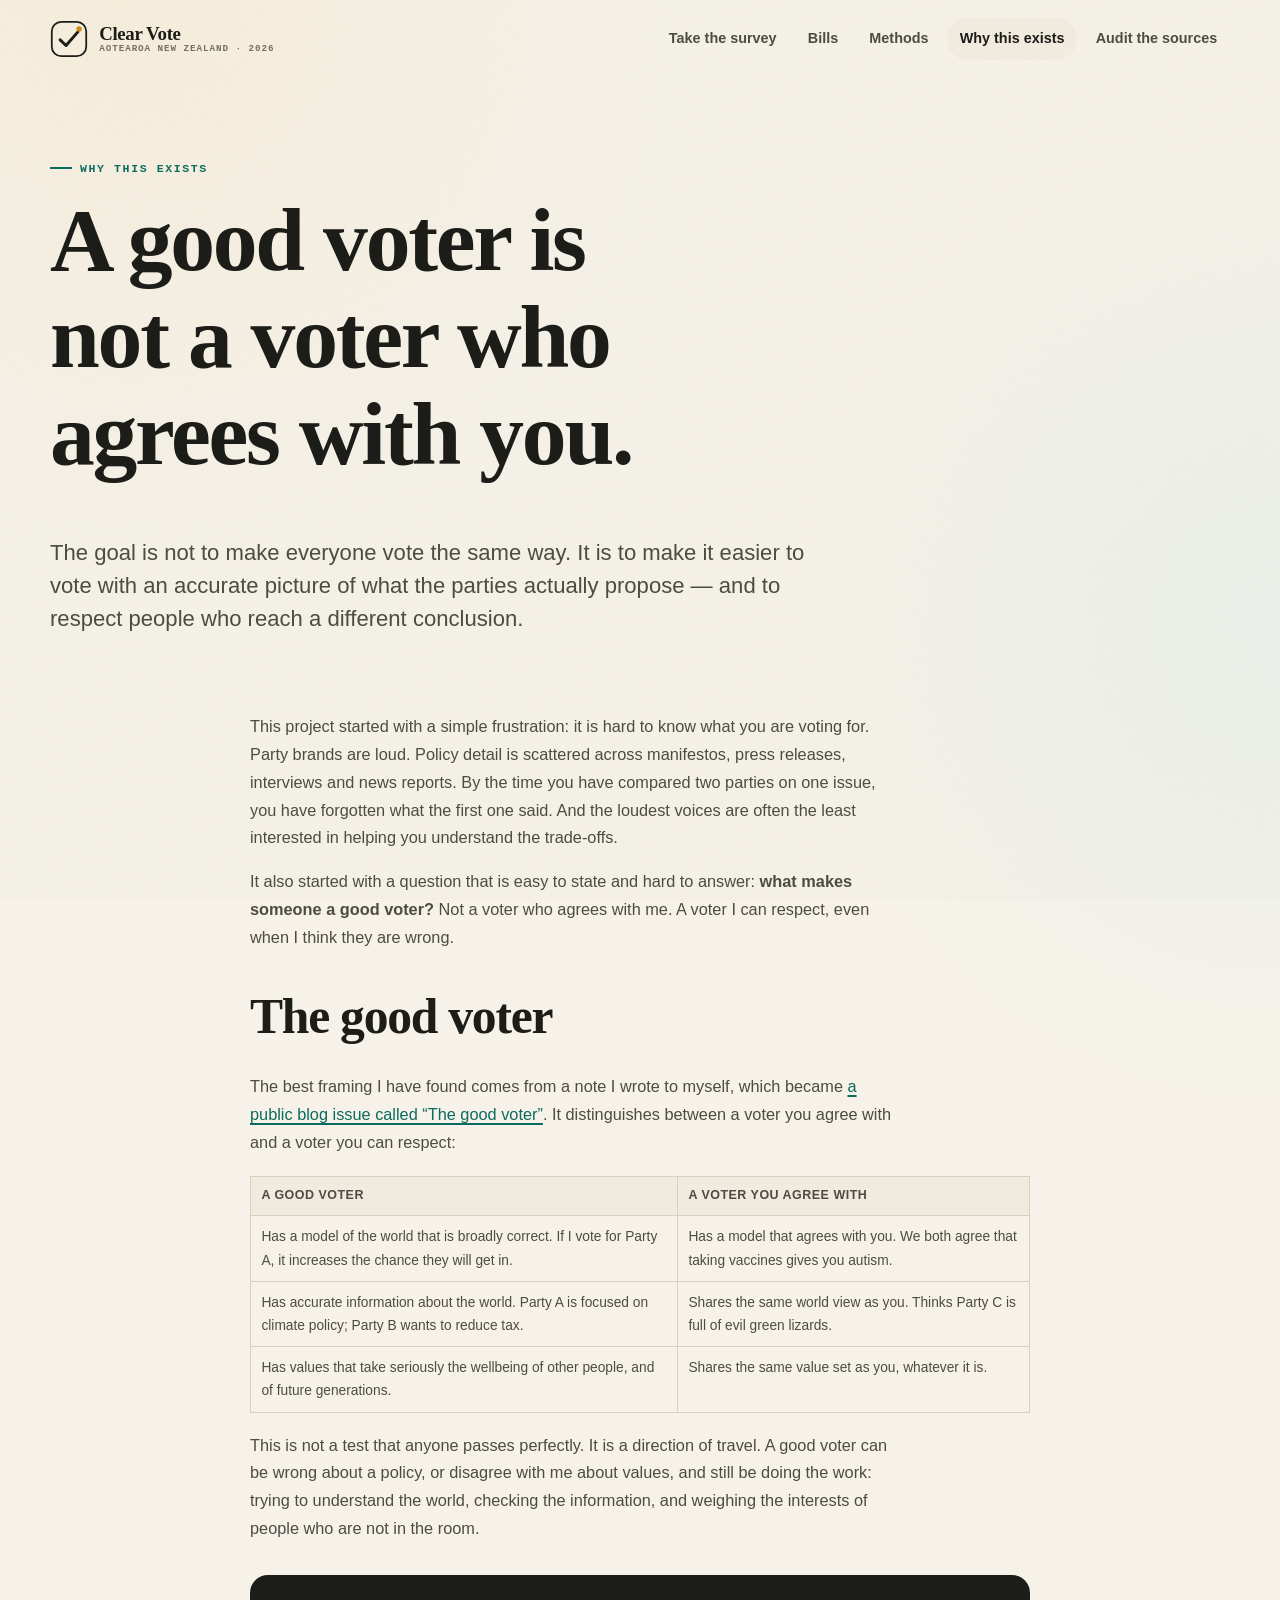
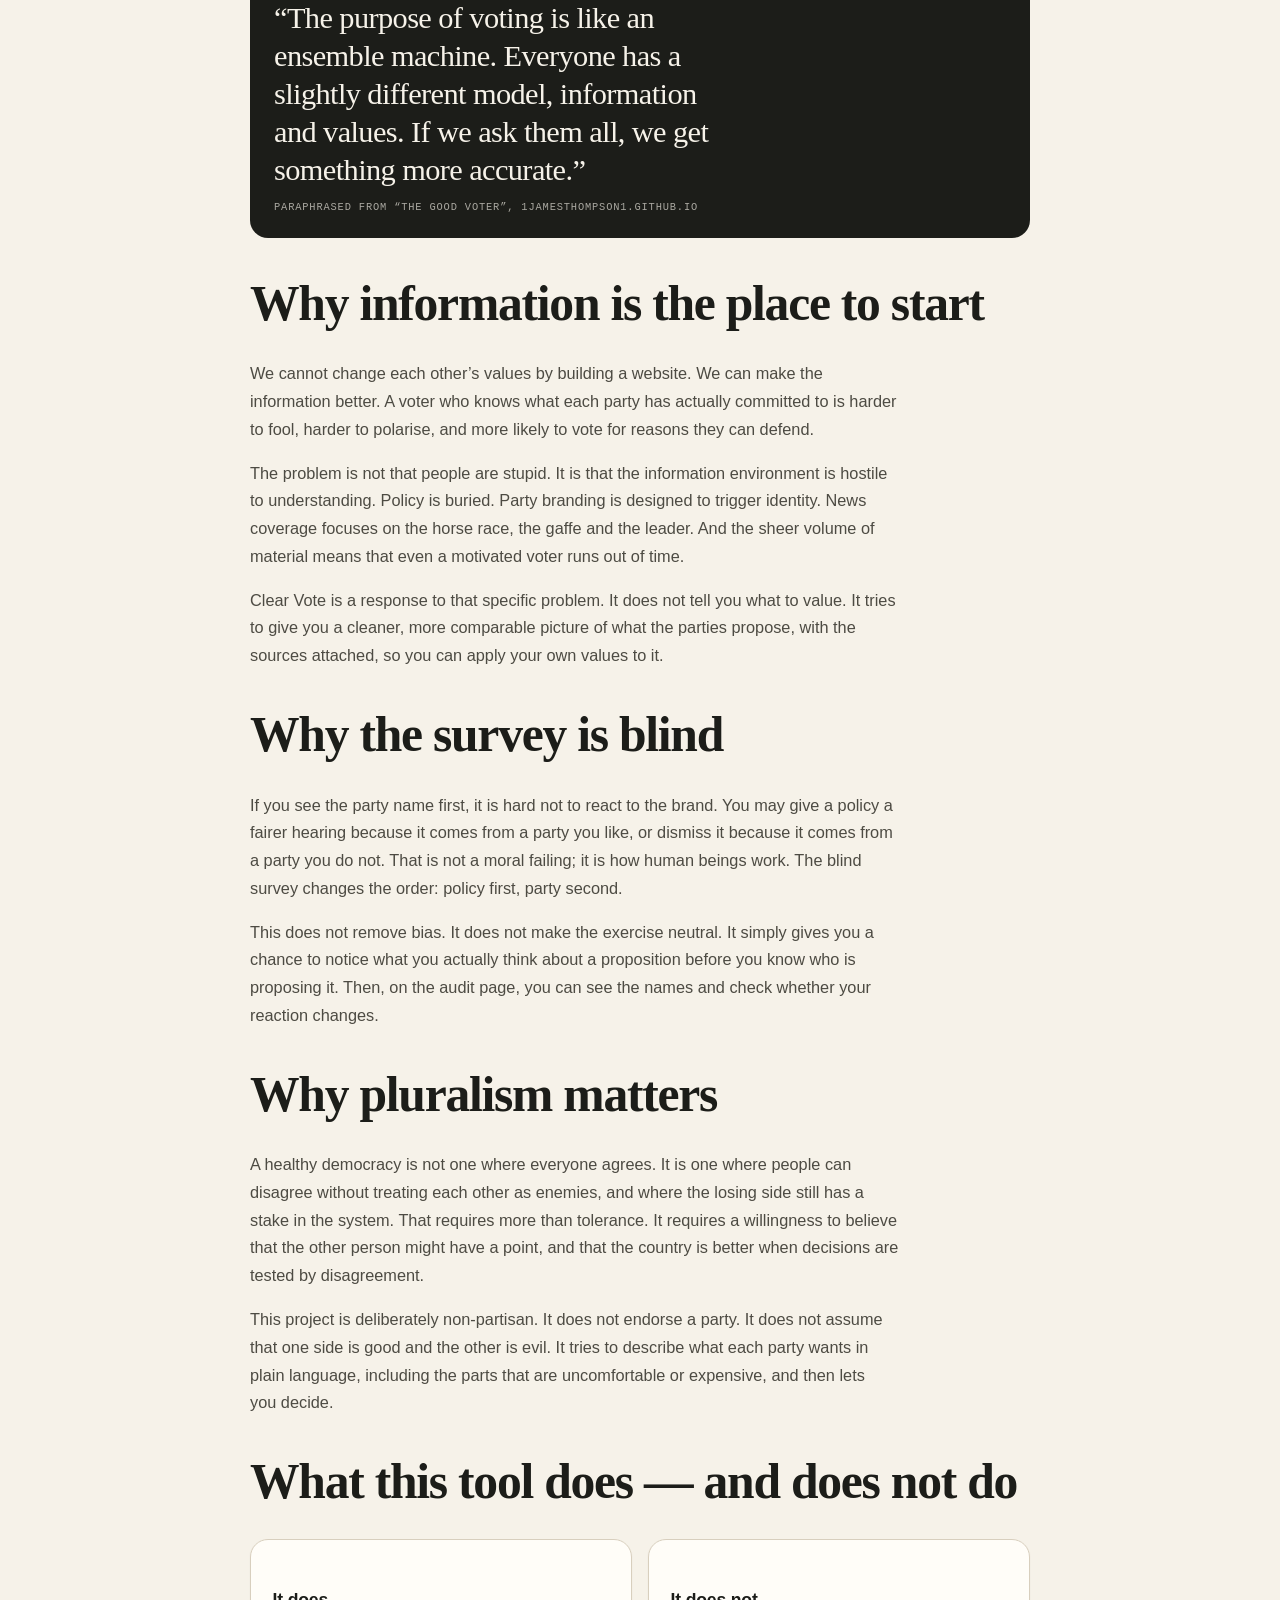
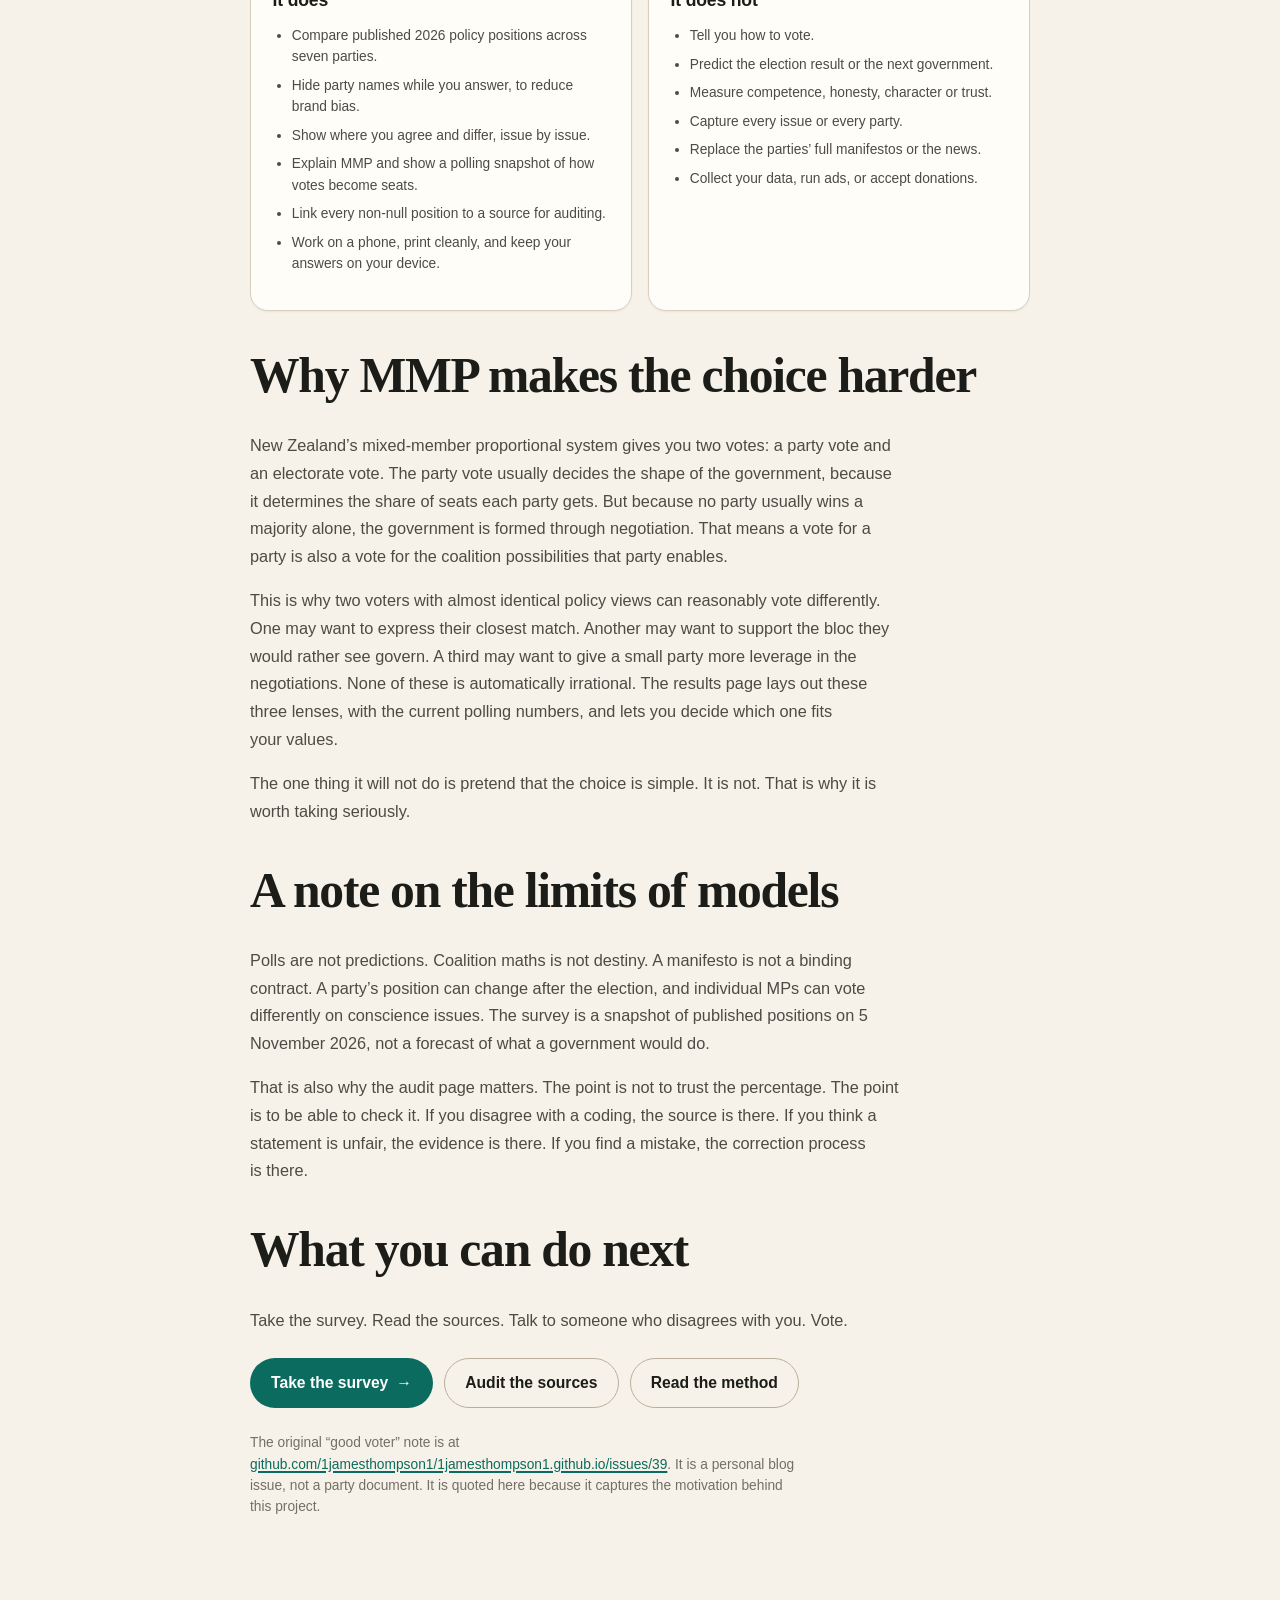
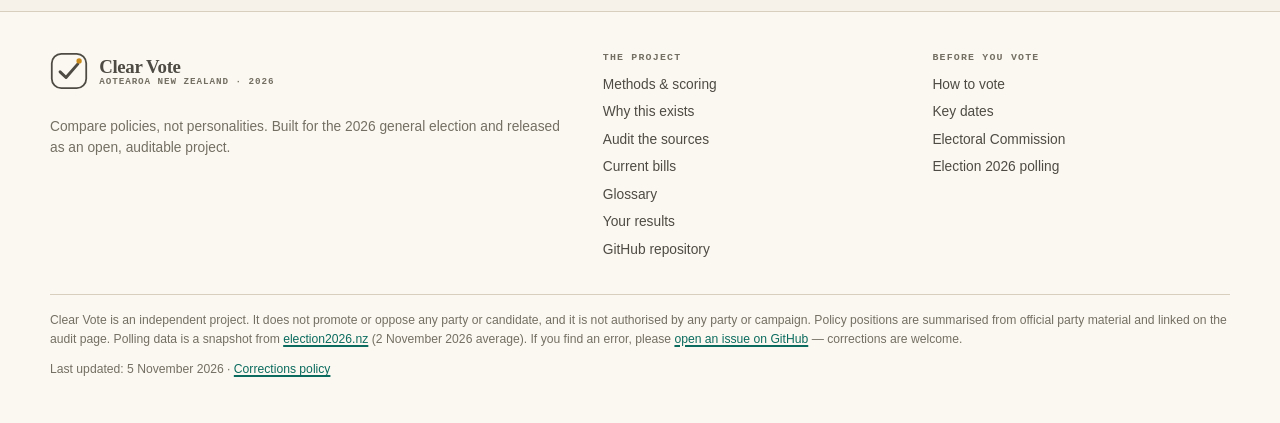
<file: motivation.html>
<!doctype html>
<html lang="en-NZ">
<head>
  <meta charset="utf-8">
  <meta name="viewport" content="width=device-width, initial-scale=1">
  <title>Why this exists — Clear Vote</title>
  <meta name="description" content="A good voter is not a voter who agrees with you. The motivation behind Clear Vote: better information, better models, and a more pluralistic democracy.">
  <meta name="theme-color" content="#f6f2e9">
  <link rel="icon" href="./assets/img/favicon.svg" type="image/svg+xml">
  <link rel="stylesheet" href="./assets/css/styles.css?v=20261105">
</head>
<body data-page="motivation">
  <a class="skip-link" href="#main">Skip to content</a>

  <header class="site-header">
    <div class="wrap">
      <a class="brand" href="./index.html">
        <svg class="brand-mark" viewBox="0 0 64 64" aria-hidden="true">
          <rect x="3" y="3" width="58" height="58" rx="16" fill="none" stroke="currentColor" stroke-width="3"/>
          <path d="M17 33.5 27 43l20-23" fill="none" stroke="currentColor" stroke-width="5" stroke-linecap="round" stroke-linejoin="round"/>
          <circle cx="49" cy="15" r="4.5" fill="#c98a1c"/>
        </svg>
        <span class="brand-text">
          <strong>Clear Vote</strong>
          <span>Aotearoa New Zealand · 2026</span>
        </span>
      </a>

      <button class="nav-toggle" type="button" aria-expanded="false" aria-controls="site-nav">
        Menu
        <span aria-hidden="true">☰</span>
      </button>

      <nav class="site-nav" id="site-nav" aria-label="Main navigation">
        <a href="./index.html#survey">Take the survey</a>
        <a href="./bills.html">Bills</a>
        <a href="./methods.html">Methods</a>
        <a href="./motivation.html" aria-current="page">Why this exists</a>
        <a href="./audit.html">Audit the sources</a>
      </nav>
    </div>
  </header>

  <main id="main">
    <section class="page-hero">
      <div class="wrap">
        <p class="eyebrow">Why this exists</p>
        <h1>A good voter is not a voter who agrees with you.</h1>
        <p class="lede">The goal is not to make everyone vote the same way. It is to make it easier to vote with an accurate picture of what the parties actually propose — and to respect people who reach a different conclusion.</p>
      </div>
    </section>

    <section class="section-tight">
      <div class="narrow">
        <div class="prose">
          <p>This project started with a simple frustration: it is hard to know what you are voting for. Party brands are loud. Policy detail is scattered across manifestos, press releases, interviews and news reports. By the time you have compared two parties on one issue, you have forgotten what the first one said. And the loudest voices are often the least interested in helping you understand the trade-offs.</p>
          <p>It also started with a question that is easy to state and hard to answer: <strong>what makes someone a good voter?</strong> Not a voter who agrees with me. A voter I can respect, even when I think they are wrong.</p>

          <h2>The good voter</h2>
          <p>The best framing I have found comes from a note I wrote to myself, which became <a href="https://github.com/1jamesthompson1/1jamesthompson1.github.io/issues/39" rel="noopener">a public blog issue called “The good voter”</a>. It distinguishes between a voter you agree with and a voter you can respect:</p>
          <table>
            <thead>
              <tr><th>A good voter</th><th>A voter you agree with</th></tr>
            </thead>
            <tbody>
              <tr>
                <td>Has a model of the world that is broadly correct. If I vote for Party A, it increases the chance they will get in.</td>
                <td>Has a model that agrees with you. We both agree that taking vaccines gives you autism.</td>
              </tr>
              <tr>
                <td>Has accurate information about the world. Party A is focused on climate policy; Party B wants to reduce tax.</td>
                <td>Shares the same world view as you. Thinks Party C is full of evil green lizards.</td>
              </tr>
              <tr>
                <td>Has values that take seriously the wellbeing of other people, and of future generations.</td>
                <td>Shares the same value set as you, whatever it is.</td>
              </tr>
            </tbody>
          </table>
          <p>This is not a test that anyone passes perfectly. It is a direction of travel. A good voter can be wrong about a policy, or disagree with me about values, and still be doing the work: trying to understand the world, checking the information, and weighing the interests of people who are not in the room.</p>

          <div class="pull-quote">
            <p>“The purpose of voting is like an ensemble machine. Everyone has a slightly different model, information and values. If we ask them all, we get something more accurate.”</p>
            <cite>Paraphrased from “The good voter”, 1jamesthompson1.github.io</cite>
          </div>

          <h2>Why information is the place to start</h2>
          <p>We cannot change each other’s values by building a website. We can make the information better. A voter who knows what each party has actually committed to is harder to fool, harder to polarise, and more likely to vote for reasons they can defend.</p>
          <p>The problem is not that people are stupid. It is that the information environment is hostile to understanding. Policy is buried. Party branding is designed to trigger identity. News coverage focuses on the horse race, the gaffe and the leader. And the sheer volume of material means that even a motivated voter runs out of time.</p>
          <p>Clear Vote is a response to that specific problem. It does not tell you what to value. It tries to give you a cleaner, more comparable picture of what the parties propose, with the sources attached, so you can apply your own values to it.</p>

          <h2>Why the survey is blind</h2>
          <p>If you see the party name first, it is hard not to react to the brand. You may give a policy a fairer hearing because it comes from a party you like, or dismiss it because it comes from a party you do not. That is not a moral failing; it is how human beings work. The blind survey changes the order: policy first, party second.</p>
          <p>This does not remove bias. It does not make the exercise neutral. It simply gives you a chance to notice what you actually think about a proposition before you know who is proposing it. Then, on the audit page, you can see the names and check whether your reaction changes.</p>

          <h2>Why pluralism matters</h2>
          <p>A healthy democracy is not one where everyone agrees. It is one where people can disagree without treating each other as enemies, and where the losing side still has a stake in the system. That requires more than tolerance. It requires a willingness to believe that the other person might have a point, and that the country is better when decisions are tested by disagreement.</p>
          <p>This project is deliberately non-partisan. It does not endorse a party. It does not assume that one side is good and the other is evil. It tries to describe what each party wants in plain language, including the parts that are uncomfortable or expensive, and then lets you decide.</p>

          <h2>What this tool does — and does not do</h2>
          <div class="grid-2">
            <div class="feature-card">
              <h3>It does</h3>
              <ul class="small">
                <li>Compare published 2026 policy positions across seven parties.</li>
                <li>Hide party names while you answer, to reduce brand bias.</li>
                <li>Show where you agree and differ, issue by issue.</li>
                <li>Explain MMP and show a polling snapshot of how votes become seats.</li>
                <li>Link every non-null position to a source for auditing.</li>
                <li>Work on a phone, print cleanly, and keep your answers on your device.</li>
              </ul>
            </div>
            <div class="feature-card">
              <h3>It does not</h3>
              <ul class="small">
                <li>Tell you how to vote.</li>
                <li>Predict the election result or the next government.</li>
                <li>Measure competence, honesty, character or trust.</li>
                <li>Capture every issue or every party.</li>
                <li>Replace the parties’ full manifestos or the news.</li>
                <li>Collect your data, run ads, or accept donations.</li>
              </ul>
            </div>
          </div>

          <h2>Why MMP makes the choice harder</h2>
          <p>New Zealand’s mixed-member proportional system gives you two votes: a party vote and an electorate vote. The party vote usually decides the shape of the government, because it determines the share of seats each party gets. But because no party usually wins a majority alone, the government is formed through negotiation. That means a vote for a party is also a vote for the coalition possibilities that party enables.</p>
          <p>This is why two voters with almost identical policy views can reasonably vote differently. One may want to express their closest match. Another may want to support the bloc they would rather see govern. A third may want to give a small party more leverage in the negotiations. None of these is automatically irrational. The results page lays out these three lenses, with the current polling numbers, and lets you decide which one fits your values.</p>
          <p>The one thing it will not do is pretend that the choice is simple. It is not. That is why it is worth taking seriously.</p>

          <h2>A note on the limits of models</h2>
          <p>Polls are not predictions. Coalition maths is not destiny. A manifesto is not a binding contract. A party’s position can change after the election, and individual MPs can vote differently on conscience issues. The survey is a snapshot of published positions on 5 November 2026, not a forecast of what a government would do.</p>
          <p>That is also why the audit page matters. The point is not to trust the percentage. The point is to be able to check it. If you disagree with a coding, the source is there. If you think a statement is unfair, the evidence is there. If you find a mistake, the correction process is there.</p>

          <h2>What you can do next</h2>
          <p>Take the survey. Read the sources. Talk to someone who disagrees with you. Vote.</p>
          <div class="btn-row mt-3">
            <a class="btn" href="./index.html#survey">Take the survey <span aria-hidden="true">→</span></a>
            <a class="btn btn-ghost" href="./audit.html">Audit the sources</a>
            <a class="btn btn-ghost" href="./methods.html">Read the method</a>
          </div>
          <p class="small muted mt-3">The original “good voter” note is at <a href="https://github.com/1jamesthompson1/1jamesthompson1.github.io/issues/39" rel="noopener">github.com/1jamesthompson1/1jamesthompson1.github.io/issues/39</a>. It is a personal blog issue, not a party document. It is quoted here because it captures the motivation behind this project.</p>
        </div>
      </div>
    </section>
  </main>

  <footer class="site-footer">
    <div class="wrap">
      <div class="footer-grid">
        <div>
          <a class="brand" href="./index.html">
            <svg class="brand-mark" viewBox="0 0 64 64" aria-hidden="true">
              <rect x="3" y="3" width="58" height="58" rx="16" fill="none" stroke="currentColor" stroke-width="3"/>
              <path d="M17 33.5 27 43l20-23" fill="none" stroke="currentColor" stroke-width="5" stroke-linecap="round" stroke-linejoin="round"/>
              <circle cx="49" cy="15" r="4.5" fill="#c98a1c"/>
            </svg>
            <span class="brand-text">
              <strong>Clear Vote</strong>
              <span>Aotearoa New Zealand · 2026</span>
            </span>
          </a>
          <p class="small muted mt-2">Compare policies, not personalities. Built for the 2026 general election and released as an open, auditable project.</p>
        </div>
        <div>
          <h3>The project</h3>
          <ul>
            <li><a href="./methods.html">Methods &amp; scoring</a></li>
            <li><a href="./motivation.html">Why this exists</a></li>
            <li><a href="./audit.html">Audit the sources</a></li>
            <li><a href="./bills.html">Current bills</a></li>
            <li><a href="./glossary.html">Glossary</a></li>
            <li><a href="./results.html">Your results</a></li>
            <li><a href="https://github.com/1jamesthompson1/informed-voting" rel="noopener">GitHub repository</a></li>
          </ul>
        </div>
        <div>
          <h3>Before you vote</h3>
          <ul>
            <li><a href="https://vote.nz/2026-general-election/voting-in-the-election/what-to-do" rel="noopener">How to vote</a></li>
            <li><a href="https://vote.nz/2026-general-election/about/overview/key-dates" rel="noopener">Key dates</a></li>
            <li><a href="https://elections.nz/" rel="noopener">Electoral Commission</a></li>
            <li><a href="https://election2026.nz/" rel="noopener">Election 2026 polling</a></li>
          </ul>
        </div>
      </div>
      <div class="footer-note">
        <p>Clear Vote is an independent project. It does not promote or oppose any party or candidate, and it is not authorised by any party or campaign. Policy positions are summarised from official party material and linked on the audit page. Polling data is a snapshot from <a href="https://election2026.nz/" rel="noopener">election2026.nz</a> (2 November 2026 average). If you find an error, please <a href="https://github.com/1jamesthompson1/informed-voting/issues/new?template=correction.md" rel="noopener">open an issue on GitHub</a> — corrections are welcome.</p>
        <p>Last updated: 5 November 2026 · <a href="./methods.html#corrections">Corrections policy</a></p>
      </div>
    </div>
  </footer>

  <script src="./assets/js/common.js?v=20261105" defer></script>
</body>
</html>
</file>
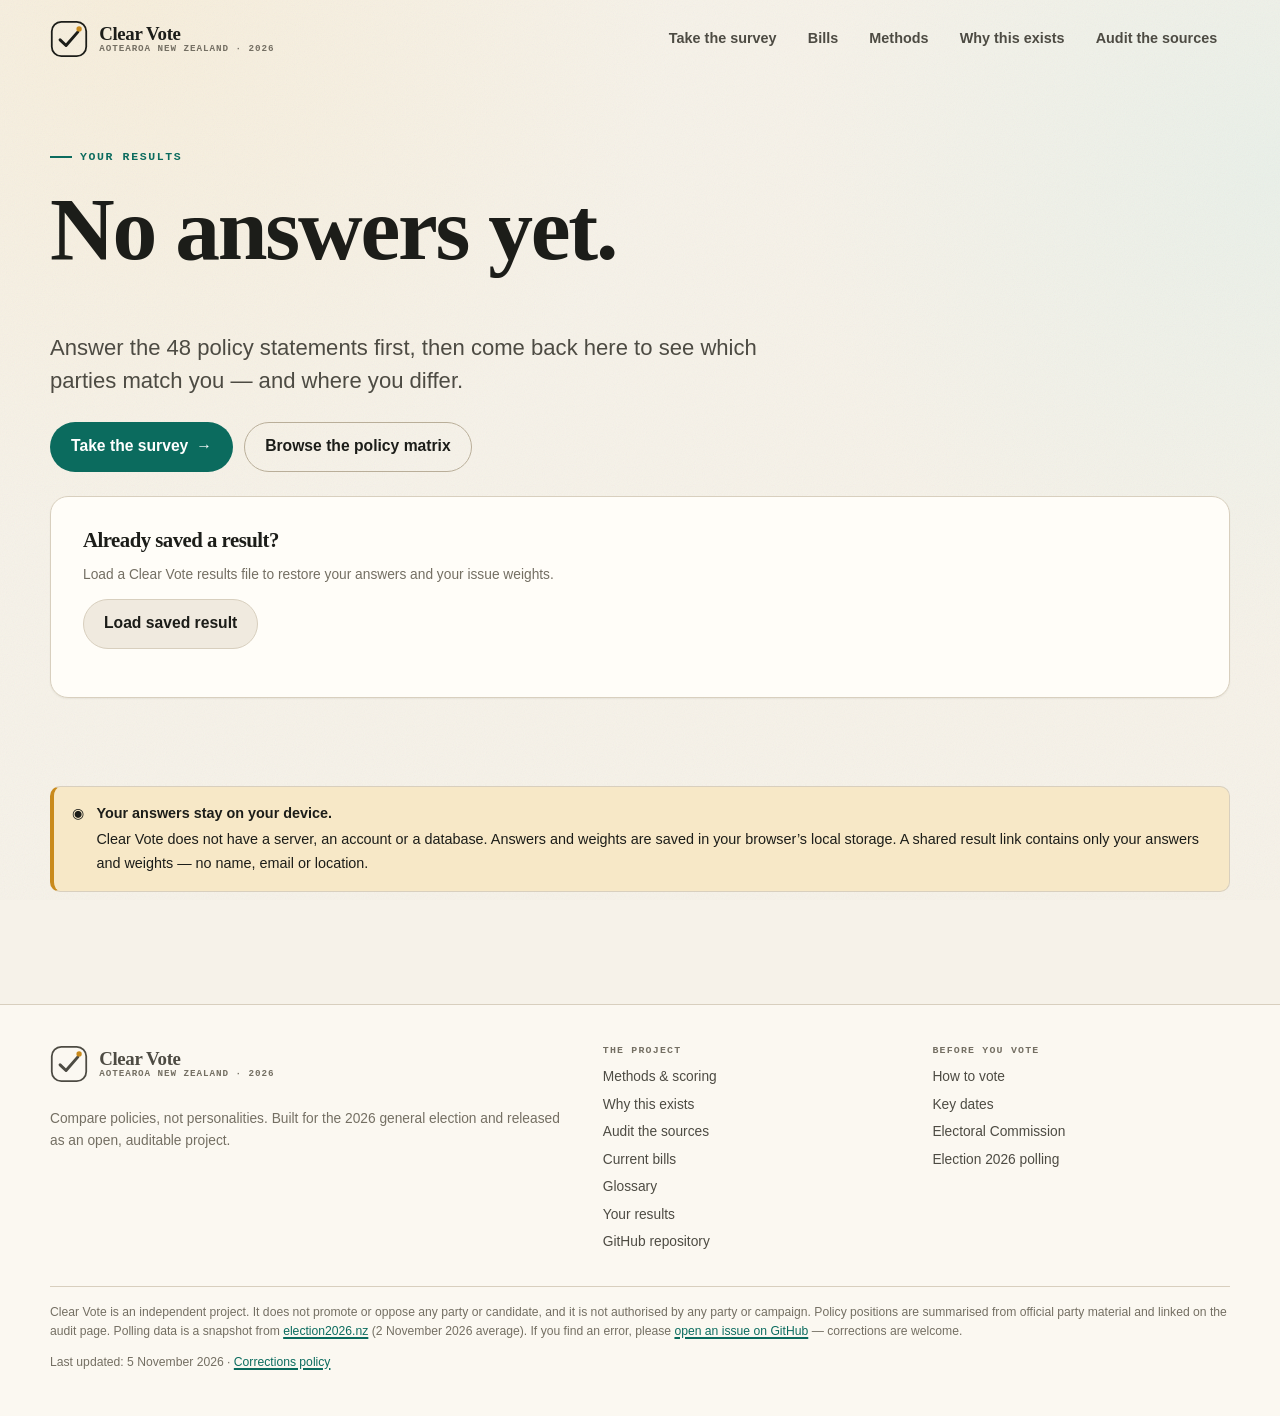
<file: results.html>
<!doctype html>
<html lang="en-NZ">
<head>
  <meta charset="utf-8">
  <meta name="viewport" content="width=device-width, initial-scale=1">
  <title>Your results — Clear Vote</title>
  <meta name="description" content="See which 2026 New Zealand parties match your policy answers, weight the issues that matter to you, and see how your vote translates into seats under MMP. Save, print or share your result.">
  <meta name="theme-color" content="#f6f2e9">
  <link rel="icon" href="./assets/img/favicon.svg" type="image/svg+xml">
  <link rel="stylesheet" href="./assets/css/styles.css?v=20261105">
</head>
<body data-page="results">
  <a class="skip-link" href="#main">Skip to content</a>

  <header class="site-header">
    <div class="wrap">
      <a class="brand" href="./index.html">
        <svg class="brand-mark" viewBox="0 0 64 64" aria-hidden="true">
          <rect x="3" y="3" width="58" height="58" rx="16" fill="none" stroke="currentColor" stroke-width="3"/>
          <path d="M17 33.5 27 43l20-23" fill="none" stroke="currentColor" stroke-width="5" stroke-linecap="round" stroke-linejoin="round"/>
          <circle cx="49" cy="15" r="4.5" fill="#c98a1c"/>
        </svg>
        <span class="brand-text">
          <strong>Clear Vote</strong>
          <span>Aotearoa New Zealand · 2026</span>
        </span>
      </a>

      <button class="nav-toggle" type="button" aria-expanded="false" aria-controls="site-nav">
        Menu
        <span aria-hidden="true">☰</span>
      </button>

      <nav class="site-nav" id="site-nav" aria-label="Main navigation">
        <a href="./index.html#survey">Take the survey</a>
        <a href="./bills.html">Bills</a>
        <a href="./methods.html">Methods</a>
        <a href="./motivation.html">Why this exists</a>
        <a href="./audit.html">Audit the sources</a>
      </nav>
    </div>
  </header>

  <main id="main">
    <div id="results-root">
      <noscript>
        <section class="section">
          <div class="wrap">
            <div class="notice notice-danger">
              <div>
                <strong>JavaScript is needed to calculate your result</strong>
                <p>The survey and results run entirely in your browser. You can still read every party position on the <a href="./audit.html">audit page</a>.</p>
              </div>
            </div>
          </div>
        </section>
      </noscript>
    </div>
  </main>

  <footer class="site-footer">
    <div class="wrap">
      <div class="footer-grid">
        <div>
          <a class="brand" href="./index.html">
            <svg class="brand-mark" viewBox="0 0 64 64" aria-hidden="true">
              <rect x="3" y="3" width="58" height="58" rx="16" fill="none" stroke="currentColor" stroke-width="3"/>
              <path d="M17 33.5 27 43l20-23" fill="none" stroke="currentColor" stroke-width="5" stroke-linecap="round" stroke-linejoin="round"/>
              <circle cx="49" cy="15" r="4.5" fill="#c98a1c"/>
            </svg>
            <span class="brand-text">
              <strong>Clear Vote</strong>
              <span>Aotearoa New Zealand · 2026</span>
            </span>
          </a>
          <p class="small muted mt-2">Compare policies, not personalities. Built for the 2026 general election and released as an open, auditable project.</p>
        </div>
        <div>
          <h3>The project</h3>
          <ul>
            <li><a href="./methods.html">Methods &amp; scoring</a></li>
            <li><a href="./motivation.html">Why this exists</a></li>
            <li><a href="./audit.html">Audit the sources</a></li>
            <li><a href="./bills.html">Current bills</a></li>
            <li><a href="./glossary.html">Glossary</a></li>
            <li><a href="./results.html">Your results</a></li>
            <li><a href="https://github.com/1jamesthompson1/informed-voting" rel="noopener">GitHub repository</a></li>
          </ul>
        </div>
        <div>
          <h3>Before you vote</h3>
          <ul>
            <li><a href="https://vote.nz/2026-general-election/voting-in-the-election/what-to-do" rel="noopener">How to vote</a></li>
            <li><a href="https://vote.nz/2026-general-election/about/overview/key-dates" rel="noopener">Key dates</a></li>
            <li><a href="https://elections.nz/" rel="noopener">Electoral Commission</a></li>
            <li><a href="https://election2026.nz/" rel="noopener">Election 2026 polling</a></li>
          </ul>
        </div>
      </div>
      <div class="footer-note">
        <p>Clear Vote is an independent project. It does not promote or oppose any party or candidate, and it is not authorised by any party or campaign. Policy positions are summarised from official party material and linked on the audit page. Polling data is a snapshot from <a href="https://election2026.nz/" rel="noopener">election2026.nz</a> (2 November 2026 average). If you find an error, please <a href="https://github.com/1jamesthompson1/informed-voting/issues/new?template=correction.md" rel="noopener">open an issue on GitHub</a> — corrections are welcome.</p>
        <p>Last updated: 5 November 2026 · <a href="./methods.html#corrections">Corrections policy</a></p>
      </div>
    </div>
  </footer>

  <script src="./assets/js/common.js?v=20261105" defer></script>
  <script type="module" src="./assets/js/results.js?v=20261105"></script>
</body>
</html>
</file>
<file: assets/css/styles.css>
/* ============================================================
   Clear Vote NZ — 2026
   A neutral, accessible, print-friendly static site.
   ============================================================ */

:root {
  color-scheme: light dark;

  --bg: #f6f2e9;
  --bg-deep: #eee7d9;
  --surface: #fffdf8;
  --surface-2: #f0eadf;
  --surface-3: #e6ddcc;
  --ink: #1c1d19;
  --ink-2: #4d4b43;
  --muted: #746f63;
  --line: #d8cfbe;
  --line-strong: #b9ae99;
  --accent: #0b6b5e;
  --accent-deep: #084c43;
  --accent-soft: #dceee9;
  --accent-ink: #ffffff;
  --gold: #c98a1c;
  --gold-soft: #f7e8c7;
  --danger: #9e3b2d;
  --danger-soft: #f4ddd7;
  --ok: #2e6b4c;
  --ok-soft: #dcebdd;
  --shadow-sm: 0 1px 2px rgba(28, 29, 25, 0.06);
  --shadow: 0 2px 4px rgba(28, 29, 25, 0.05), 0 14px 34px rgba(28, 29, 25, 0.07);
  --radius-sm: 10px;
  --radius: 18px;
  --radius-lg: 28px;
  --max: 1180px;
  --content: 780px;
  --sans: ui-sans-serif, -apple-system, BlinkMacSystemFont, "Segoe UI", Roboto, "Helvetica Neue", Arial, "Noto Sans", sans-serif;
  --serif: ui-serif, Georgia, "Iowan Old Style", "Palatino Linotype", "Times New Roman", serif;
  --mono: ui-monospace, SFMono-Regular, "SF Mono", Menlo, Consolas, "Liberation Mono", monospace;
}

@media (prefers-color-scheme: dark) {
  :root {
    --bg: #131511;
    --bg-deep: #0e100d;
    --surface: #1d201a;
    --surface-2: #252922;
    --surface-3: #30352c;
    --ink: #f2efe7;
    --ink-2: #d1ccbf;
    --muted: #a8a294;
    --line: #3a3f34;
    --line-strong: #555b4d;
    --accent: #6fc9b8;
    --accent-deep: #9be0d1;
    --accent-soft: #1c3a34;
    --accent-ink: #0b1a17;
    --gold: #e5b45c;
    --gold-soft: #3b301b;
    --danger: #e38d7d;
    --danger-soft: #3b221e;
    --ok: #8fc9a4;
    --ok-soft: #1d3124;
    --shadow-sm: 0 1px 2px rgba(0, 0, 0, 0.3);
    --shadow: 0 2px 4px rgba(0, 0, 0, 0.25), 0 18px 40px rgba(0, 0, 0, 0.28);
  }
}

*,
*::before,
*::after {
  box-sizing: border-box;
}

html {
  scroll-behavior: smooth;
  -webkit-text-size-adjust: 100%;
}

body {
  margin: 0;
  background:
    radial-gradient(circle at 10% 0%, color-mix(in srgb, var(--gold-soft) 40%, transparent) 0, transparent 34rem),
    radial-gradient(circle at 100% 12%, color-mix(in srgb, var(--accent-soft) 45%, transparent) 0, transparent 30rem),
    var(--bg);
  color: var(--ink);
  font-family: var(--sans);
  font-size: 18px;
  line-height: 1.65;
  text-rendering: optimizeLegibility;
  -webkit-font-smoothing: antialiased;
}

body::before {
  content: "";
  position: fixed;
  inset: 0;
  z-index: -1;
  pointer-events: none;
  opacity: 0.35;
  background-image: url("data:image/svg+xml,%3Csvg xmlns='http://www.w3.org/2000/svg' width='160' height='160' viewBox='0 0 160 160'%3E%3Cfilter id='n'%3E%3CfeTurbulence type='fractalNoise' baseFrequency='.9' numOctaves='2' stitchTiles='stitch'/%3E%3C/filter%3E%3Crect width='160' height='160' filter='url(%23n)' opacity='.18'/%3E%3C/svg%3E");
}

img,
svg {
  max-width: 100%;
  height: auto;
}

a {
  color: var(--accent);
  text-decoration-thickness: 1.5px;
  text-underline-offset: 0.18em;
}

a:hover {
  color: var(--accent-deep);
}

p,
li {
  text-wrap: pretty;
}

h1,
h2,
h3,
h4 {
  margin: 0 0 0.6em;
  font-family: var(--serif);
  font-weight: 600;
  line-height: 1.08;
  letter-spacing: -0.025em;
  text-wrap: balance;
}

h1 {
  font-size: clamp(2.55rem, 7vw, 5.6rem);
}

h2 {
  font-size: clamp(1.9rem, 4.3vw, 3.1rem);
}

h3 {
  font-size: clamp(1.25rem, 2.4vw, 1.65rem);
  line-height: 1.2;
}

h4 {
  font-family: var(--sans);
  font-size: 1.02rem;
  letter-spacing: -0.01em;
}

p {
  margin: 0 0 1em;
}

strong {
  font-weight: 700;
}

small {
  font-size: 0.84em;
}

hr {
  border: 0;
  border-top: 1px solid var(--line);
  margin: 2.5rem 0;
}

::selection {
  background: var(--gold-soft);
  color: var(--ink);
}

:focus-visible {
  outline: 3px solid var(--gold);
  outline-offset: 3px;
  border-radius: 4px;
}

.skip-link {
  position: absolute;
  left: 12px;
  top: -80px;
  z-index: 1000;
  background: var(--ink);
  color: var(--bg);
  padding: 0.7rem 1rem;
  border-radius: 8px;
  transition: top 0.15s ease;
}

.skip-link:focus {
  top: 12px;
}

.wrap {
  width: min(var(--max), calc(100% - 2rem));
  margin-inline: auto;
}

.narrow {
  width: min(var(--content), calc(100% - 2rem));
  margin-inline: auto;
}

.wide {
  width: min(1320px, calc(100% - 2rem));
  margin-inline: auto;
}

.sr-only {
  position: absolute !important;
  width: 1px !important;
  height: 1px !important;
  padding: 0 !important;
  margin: -1px !important;
  overflow: hidden !important;
  clip: rect(0, 0, 0, 0) !important;
  white-space: nowrap !important;
  border: 0 !important;
}

.eyebrow {
  display: inline-flex;
  align-items: center;
  gap: 0.5rem;
  margin: 0 0 0.9rem;
  font-family: var(--mono);
  font-size: 0.72rem;
  font-weight: 600;
  letter-spacing: 0.14em;
  text-transform: uppercase;
  color: var(--accent);
}

.eyebrow::before {
  content: "";
  width: 22px;
  height: 2px;
  background: currentColor;
}

.lede {
  font-size: clamp(1.12rem, 2.2vw, 1.38rem);
  line-height: 1.5;
  color: var(--ink-2);
  max-width: 62ch;
}

.muted {
  color: var(--muted);
}

.small {
  font-size: 0.86rem;
  line-height: 1.55;
}

.mono {
  font-family: var(--mono);
}

.center {
  text-align: center;
}

/* ---------- Header ---------- */

.site-header {
  position: relative;
  z-index: 20;
  padding: 1.1rem 0;
}

.site-header .wrap {
  display: flex;
  align-items: center;
  justify-content: space-between;
  gap: 1rem;
}

.brand {
  display: inline-flex;
  align-items: center;
  gap: 0.7rem;
  color: var(--ink);
  text-decoration: none;
  font-weight: 700;
  letter-spacing: -0.02em;
}

.brand:hover {
  color: var(--ink);
}

.brand-mark {
  width: 38px;
  height: 38px;
  flex: 0 0 auto;
}

.brand-text {
  display: flex;
  flex-direction: column;
  line-height: 1.05;
}

.brand-text strong {
  font-family: var(--serif);
  font-size: 1.18rem;
  font-weight: 600;
}

.brand-text span {
  font-family: var(--mono);
  font-size: 0.58rem;
  letter-spacing: 0.1em;
  text-transform: uppercase;
  color: var(--muted);
}

.site-nav {
  display: flex;
  align-items: center;
  gap: 0.35rem;
}

.site-nav a {
  display: inline-flex;
  align-items: center;
  min-height: 42px;
  padding: 0.45rem 0.8rem;
  border-radius: 999px;
  color: var(--ink-2);
  text-decoration: none;
  font-size: 0.9rem;
  font-weight: 600;
}

.site-nav a:hover,
.site-nav a[aria-current="page"] {
  background: var(--surface-2);
  color: var(--ink);
}

.nav-toggle {
  display: none;
  border: 1px solid var(--line);
  background: var(--surface);
  color: var(--ink);
  border-radius: 999px;
  min-height: 44px;
  padding: 0.45rem 0.9rem;
  font: inherit;
  font-size: 0.9rem;
  font-weight: 650;
  cursor: pointer;
}

@media (max-width: 860px) {
  .nav-toggle {
    display: inline-flex;
    align-items: center;
    gap: 0.45rem;
  }

  .site-nav {
    display: none;
    position: absolute;
    left: 1rem;
    right: 1rem;
    top: calc(100% - 0.2rem);
    flex-direction: column;
    align-items: stretch;
    padding: 0.6rem;
    background: var(--surface);
    border: 1px solid var(--line);
    border-radius: var(--radius);
    box-shadow: var(--shadow);
  }

  .site-nav.is-open {
    display: flex;
  }

  .site-nav a {
    justify-content: space-between;
    border-radius: 10px;
    padding: 0.75rem 0.85rem;
  }
}

/* ---------- Buttons ---------- */

.btn {
  --btn-bg: var(--accent);
  --btn-ink: var(--accent-ink);
  display: inline-flex;
  align-items: center;
  justify-content: center;
  gap: 0.5rem;
  min-height: 50px;
  padding: 0.75rem 1.25rem;
  border: 1px solid transparent;
  border-radius: 999px;
  background: var(--btn-bg);
  color: var(--btn-ink);
  font: inherit;
  font-size: 0.98rem;
  font-weight: 700;
  line-height: 1.2;
  text-decoration: none;
  cursor: pointer;
  transition: transform 0.12s ease, background 0.12s ease, box-shadow 0.12s ease;
}

.btn:hover {
  color: var(--btn-ink);
  background: var(--accent-deep);
  transform: translateY(-1px);
}

.btn:active {
  transform: translateY(0);
}

.btn-ghost {
  --btn-bg: transparent;
  --btn-ink: var(--ink);
  border-color: var(--line-strong);
}

.btn-ghost:hover {
  background: var(--surface-2);
  color: var(--ink);
}

.btn-soft {
  --btn-bg: var(--surface-2);
  --btn-ink: var(--ink);
  border-color: var(--line);
}

.btn-soft:hover {
  background: var(--surface-3);
  color: var(--ink);
}

.btn-small {
  min-height: 40px;
  padding: 0.45rem 0.85rem;
  font-size: 0.86rem;
}

.btn-row {
  display: flex;
  flex-wrap: wrap;
  gap: 0.7rem;
  align-items: center;
}

/* ---------- Hero ---------- */

.hero {
  padding: clamp(2.5rem, 7vw, 5.5rem) 0 clamp(2.5rem, 5vw, 4rem);
}

.hero-grid {
  display: grid;
  grid-template-columns: minmax(0, 1.15fr) minmax(280px, 0.85fr);
  gap: clamp(2rem, 5vw, 4.5rem);
  align-items: center;
}

.hero h1 {
  max-width: 12ch;
}

.hero h1 em {
  font-style: normal;
  color: var(--accent);
  position: relative;
  white-space: nowrap;
}

.hero h1 em::after {
  content: "";
  position: absolute;
  left: 0;
  right: 0;
  bottom: 0.06em;
  height: 0.12em;
  background: var(--gold);
  opacity: 0.55;
  border-radius: 999px;
}

.hero .lede {
  margin-top: 1.2rem;
}

.hero-meta {
  display: flex;
  flex-wrap: wrap;
  gap: 0.6rem 1.1rem;
  margin-top: 1.4rem;
  font-size: 0.84rem;
  color: var(--muted);
}

.hero-meta span {
  display: inline-flex;
  align-items: center;
  gap: 0.4rem;
}

.hero-art {
  position: relative;
  min-height: 340px;
}

.ballot-stack {
  position: relative;
  width: min(100%, 370px);
  margin-inline: auto;
  aspect-ratio: 0.82;
}

.ballot {
  position: absolute;
  inset: 0;
  border-radius: 16px;
  background: var(--surface);
  border: 1px solid var(--line);
  box-shadow: var(--shadow);
  padding: 1.2rem;
  overflow: hidden;
}

.ballot:nth-child(1) {
  transform: rotate(-6deg) translate(-12px, 8px);
  background: var(--surface-2);
}

.ballot:nth-child(2) {
  transform: rotate(3deg) translate(10px, -6px);
  background: var(--surface);
}

.ballot:nth-child(3) {
  transform: rotate(-1.5deg);
}

.ballot-head {
  display: flex;
  align-items: center;
  justify-content: space-between;
  gap: 1rem;
  padding-bottom: 0.8rem;
  border-bottom: 1px solid var(--line);
  font-family: var(--mono);
  font-size: 0.58rem;
  letter-spacing: 0.08em;
  text-transform: uppercase;
  color: var(--muted);
}

.ballot-line {
  display: flex;
  align-items: center;
  gap: 0.65rem;
  margin-top: 1rem;
}

.ballot-line .tick {
  width: 24px;
  height: 24px;
  flex: 0 0 auto;
  border: 1.5px solid var(--line-strong);
  border-radius: 6px;
  display: grid;
  place-items: center;
  color: var(--accent);
  font-size: 0.8rem;
  font-weight: 800;
}

.ballot-line .redact {
  height: 12px;
  border-radius: 999px;
  background: var(--ink);
  opacity: 0.82;
}

.ballot-line:nth-child(3) .redact { width: 58%; }
.ballot-line:nth-child(4) .redact { width: 76%; }
.ballot-line:nth-child(5) .redact { width: 44%; }
.ballot-line:nth-child(6) .redact { width: 67%; }
.ballot-line:nth-child(7) .redact { width: 52%; }

.ballot-line.is-selected .tick {
  background: var(--accent);
  border-color: var(--accent);
  color: var(--accent-ink);
}

.ballot-note {
  position: absolute;
  right: -8px;
  bottom: -18px;
  transform: rotate(3deg);
  background: var(--gold-soft);
  border: 1px solid color-mix(in srgb, var(--gold) 45%, var(--line));
  color: var(--ink);
  border-radius: 10px;
  padding: 0.55rem 0.75rem;
  font-family: var(--mono);
  font-size: 0.62rem;
  letter-spacing: 0.04em;
  box-shadow: var(--shadow-sm);
}

@media (max-width: 820px) {
  .hero-grid {
    grid-template-columns: 1fr;
  }

  .hero-art {
    order: -1;
    min-height: 260px;
  }

  .ballot-stack {
    width: min(76vw, 300px);
  }

  .hero h1 {
    max-width: 14ch;
  }
}

/* ---------- Sections / cards ---------- */

.section {
  padding: clamp(2.4rem, 5vw, 4.5rem) 0;
}

.section-tight {
  padding: 2rem 0;
}

.section-head {
  max-width: 68ch;
  margin-bottom: 2rem;
}

.section-head p {
  color: var(--ink-2);
}

.card {
  background: var(--surface);
  border: 1px solid var(--line);
  border-radius: var(--radius);
  box-shadow: var(--shadow-sm);
}

.card-pad {
  padding: clamp(1.2rem, 3vw, 2rem);
}

.grid-3 {
  display: grid;
  grid-template-columns: repeat(3, minmax(0, 1fr));
  gap: 1rem;
}

.grid-2 {
  display: grid;
  grid-template-columns: repeat(2, minmax(0, 1fr));
  gap: 1rem;
}

@media (max-width: 820px) {
  .grid-3,
  .grid-2 {
    grid-template-columns: 1fr;
  }
}

.feature-card {
  padding: 1.35rem;
  background: var(--surface);
  border: 1px solid var(--line);
  border-radius: var(--radius);
  box-shadow: var(--shadow-sm);
}

.feature-card .num {
  display: inline-grid;
  place-items: center;
  width: 34px;
  height: 34px;
  margin-bottom: 1rem;
  border-radius: 50%;
  background: var(--accent-soft);
  color: var(--accent-deep);
  font-family: var(--mono);
  font-size: 0.8rem;
  font-weight: 700;
}

.feature-card h3 {
  font-family: var(--sans);
  font-size: 1.1rem;
  letter-spacing: -0.01em;
  margin-bottom: 0.45rem;
}

.feature-card p {
  margin: 0;
  color: var(--ink-2);
  font-size: 0.95rem;
}

/* ---------- Home / intro ---------- */

.home-hero {
  padding-bottom: clamp(2rem, 4vw, 3.5rem);
}

.home-stats {
  display: grid;
  grid-template-columns: repeat(4, minmax(0, 1fr));
  gap: 1px;
  overflow: hidden;
  border: 1px solid var(--line);
  border-radius: var(--radius);
  background: var(--line);
  margin-top: 2rem;
}

.home-stat {
  background: var(--surface);
  padding: 1rem;
}

.home-stat strong {
  display: block;
  font-family: var(--serif);
  font-size: clamp(1.7rem, 3.5vw, 2.4rem);
  line-height: 1;
  color: var(--accent);
}

.home-stat span {
  display: block;
  margin-top: 0.35rem;
  font-size: 0.78rem;
  color: var(--muted);
  line-height: 1.35;
}

@media (max-width: 700px) {
  .home-stats {
    grid-template-columns: repeat(2, minmax(0, 1fr));
  }
}

.steps {
  counter-reset: step;
  display: grid;
  gap: 1rem;
}

.step {
  display: grid;
  grid-template-columns: auto 1fr;
  gap: 1rem;
  align-items: start;
  padding: 1.2rem 1.3rem;
  background: var(--surface);
  border: 1px solid var(--line);
  border-radius: var(--radius);
}

.step::before {
  counter-increment: step;
  content: counter(step, decimal-leading-zero);
  display: grid;
  place-items: center;
  width: 42px;
  height: 42px;
  border-radius: 50%;
  background: var(--ink);
  color: var(--bg);
  font-family: var(--mono);
  font-size: 0.72rem;
  font-weight: 700;
}

.step h3 {
  font-family: var(--sans);
  font-size: 1.05rem;
  margin-bottom: 0.25rem;
}

.step p {
  margin: 0;
  color: var(--ink-2);
  font-size: 0.94rem;
}

.category-cloud {
  display: flex;
  flex-wrap: wrap;
  gap: 0.55rem;
}

.category-pill {
  display: inline-flex;
  align-items: center;
  gap: 0.4rem;
  padding: 0.5rem 0.8rem;
  border: 1px solid var(--line);
  border-radius: 999px;
  background: var(--surface);
  color: var(--ink-2);
  font-size: 0.86rem;
  font-weight: 600;
  text-decoration: none;
}

.category-pill:hover {
  border-color: var(--accent);
  color: var(--accent);
  background: var(--accent-soft);
}

.category-pill .dot {
  width: 8px;
  height: 8px;
  border-radius: 50%;
  background: var(--accent);
}

/* ---------- Notice / callout ---------- */

.notice {
  display: flex;
  gap: 0.8rem;
  align-items: flex-start;
  padding: 0.95rem 1.1rem;
  border: 1px solid var(--line);
  border-left: 4px solid var(--gold);
  border-radius: var(--radius-sm);
  background: var(--gold-soft);
  color: var(--ink);
  font-size: 0.9rem;
}

.notice > div > strong:first-child {
  display: block;
  margin-bottom: 0.15rem;
}

.notice p {
  margin: 0;
}

.notice-accent {
  border-left-color: var(--accent);
  background: var(--accent-soft);
}

.notice-danger {
  border-left-color: var(--danger);
  background: var(--danger-soft);
}

/* ---------- Survey ---------- */

.survey-shell {
  display: grid;
  grid-template-columns: 220px minmax(0, 1fr);
  gap: clamp(1.5rem, 4vw, 3.5rem);
  align-items: start;
}

.survey-aside {
  position: sticky;
  top: 1rem;
  padding-top: 0.25rem;
}

.survey-aside h2 {
  font-family: var(--mono);
  font-size: 0.68rem;
  letter-spacing: 0.14em;
  text-transform: uppercase;
  color: var(--muted);
  margin-bottom: 0.8rem;
}

.section-nav {
  list-style: none;
  margin: 0;
  padding: 0;
  display: grid;
  gap: 0.2rem;
}

.section-nav a {
  display: flex;
  align-items: center;
  gap: 0.55rem;
  min-height: 40px;
  padding: 0.35rem 0.55rem;
  border-radius: 8px;
  color: var(--ink-2);
  text-decoration: none;
  font-size: 0.82rem;
  font-weight: 600;
  line-height: 1.25;
}

.section-nav a:hover {
  background: var(--surface-2);
  color: var(--ink);
}

.section-nav .nav-num {
  display: inline-grid;
  place-items: center;
  width: 22px;
  height: 22px;
  flex: 0 0 auto;
  border: 1px solid var(--line);
  border-radius: 50%;
  font-family: var(--mono);
  font-size: 0.6rem;
  color: var(--muted);
}

.section-nav a.is-done .nav-num {
  background: var(--accent);
  border-color: var(--accent);
  color: var(--accent-ink);
}

.section-nav a.is-current {
  background: var(--surface);
  color: var(--ink);
  box-shadow: var(--shadow-sm);
}

.survey-main {
  min-width: 0;
}

.survey-intro {
  margin-bottom: 1.6rem;
}

.survey-intro h2 {
  margin-bottom: 0.5rem;
}

.survey-intro p {
  color: var(--ink-2);
}

.survey-progress {
  position: sticky;
  top: 0;
  z-index: 30;
  padding: 0.7rem 0;
  background: color-mix(in srgb, var(--bg) 88%, transparent);
  backdrop-filter: blur(14px);
  -webkit-backdrop-filter: blur(14px);
  border-bottom: 1px solid var(--line);
  margin-bottom: 1.4rem;
}

.progress-row {
  display: flex;
  align-items: center;
  gap: 1rem;
}

.progress-text {
  font-family: var(--mono);
  font-size: 0.68rem;
  letter-spacing: 0.06em;
  text-transform: uppercase;
  color: var(--muted);
  white-space: nowrap;
}

.progress-track {
  flex: 1;
  height: 8px;
  border-radius: 999px;
  background: var(--surface-3);
  overflow: hidden;
}

.progress-fill {
  height: 100%;
  width: 0;
  border-radius: inherit;
  background: linear-gradient(90deg, var(--accent), color-mix(in srgb, var(--accent) 60%, var(--gold)));
  transition: width 0.25s ease;
}

.progress-actions {
  display: flex;
  gap: 0.4rem;
  align-items: center;
}

.survey-section {
  scroll-margin-top: 76px;
  margin-bottom: 2.6rem;
}

.survey-section-head {
  display: flex;
  gap: 0.9rem;
  align-items: flex-start;
  margin-bottom: 1rem;
}

.survey-section-num {
  display: grid;
  place-items: center;
  width: 44px;
  height: 44px;
  flex: 0 0 auto;
  border-radius: 50%;
  background: var(--ink);
  color: var(--bg);
  font-family: var(--mono);
  font-size: 0.76rem;
  font-weight: 700;
}

.survey-section-head h2 {
  font-size: clamp(1.5rem, 3.4vw, 2.1rem);
  margin-bottom: 0.25rem;
}

.survey-section-head .section-kicker {
  font-family: var(--mono);
  font-size: 0.62rem;
  letter-spacing: 0.1em;
  text-transform: uppercase;
  color: var(--muted);
}

.section-context {
  padding: 1rem 1.1rem;
  margin-bottom: 1.2rem;
  background: var(--surface-2);
  border: 1px solid var(--line);
  border-radius: var(--radius-sm);
  font-size: 0.9rem;
  line-height: 1.55;
  color: var(--ink-2);
}

.section-context strong {
  color: var(--ink);
}

.section-context p {
  margin: 0;
}

.section-context p + p {
  margin-top: 0.5rem;
}

.section-context .context-label {
  display: inline-block;
  margin-bottom: 0.25rem;
  font-family: var(--mono);
  font-size: 0.6rem;
  letter-spacing: 0.1em;
  text-transform: uppercase;
  color: var(--accent);
}

.statement-list {
  display: grid;
  gap: 0.9rem;
}

.statement-card {
  position: relative;
  padding: 1.15rem 1.15rem 1rem;
  background: var(--surface);
  border: 1px solid var(--line);
  border-radius: var(--radius);
  box-shadow: var(--shadow-sm);
  transition: border-color 0.15s ease, box-shadow 0.15s ease;
}

.statement-card:focus-within {
  border-color: var(--accent);
  box-shadow: 0 0 0 3px var(--accent-soft);
}

.statement-card.is-answered {
  border-color: color-mix(in srgb, var(--accent) 35%, var(--line));
}

.statement-top {
  display: flex;
  gap: 0.7rem;
  align-items: baseline;
  justify-content: space-between;
}

.statement-id {
  font-family: var(--mono);
  font-size: 0.62rem;
  letter-spacing: 0.08em;
  color: var(--muted);
  white-space: nowrap;
}

.statement-text {
  margin: 0 0 0.35rem;
  font-family: var(--serif);
  font-size: clamp(1.08rem, 2vw, 1.3rem);
  line-height: 1.3;
  letter-spacing: -0.01em;
  font-weight: 600;
}

.statement-plain {
  margin: 0 0 0.85rem;
  font-size: 0.86rem;
  line-height: 1.5;
  color: var(--muted);
}

.likert {
  display: grid;
  grid-template-columns: repeat(5, minmax(0, 1fr));
  gap: 0.35rem;
  margin: 0;
  padding: 0;
  border: 0;
}

.likert legend {
  position: absolute;
  width: 1px;
  height: 1px;
  padding: 0;
  margin: -1px;
  overflow: hidden;
  clip: rect(0, 0, 0, 0);
  white-space: nowrap;
  border: 0;
}

.likert label {
  position: relative;
  display: flex;
  flex-direction: column;
  align-items: center;
  justify-content: flex-start;
  gap: 0.3rem;
  min-height: 64px;
  padding: 0.45rem 0.15rem 0.4rem;
  border: 1px solid var(--line);
  border-radius: 10px;
  background: var(--surface);
  color: var(--ink-2);
  cursor: pointer;
  text-align: center;
  transition: background 0.12s ease, border-color 0.12s ease, color 0.12s ease, transform 0.12s ease;
  user-select: none;
}

.likert label:hover {
  border-color: var(--accent);
  background: var(--accent-soft);
}

.likert input {
  position: absolute;
  opacity: 0;
  pointer-events: none;
}

.likert .face {
  display: grid;
  place-items: center;
  width: 28px;
  height: 28px;
  border-radius: 50%;
  background: var(--surface-2);
  font-family: var(--mono);
  font-size: 0.62rem;
  font-weight: 700;
  color: var(--muted);
}

.likert .label-text {
  font-size: 0.62rem;
  line-height: 1.15;
  font-weight: 650;
  letter-spacing: 0.01em;
}

.likert input:checked + .face {
  background: var(--accent);
  color: var(--accent-ink);
}

.likert input:checked ~ .label-text {
  color: var(--ink);
}

.likert label:has(input:checked) {
  border-color: var(--accent);
  background: var(--accent-soft);
  box-shadow: inset 0 0 0 1px var(--accent);
}

.likert input:focus-visible + .face {
  outline: 3px solid var(--gold);
  outline-offset: 2px;
}

.skip-wrap {
  display: flex;
  justify-content: flex-end;
  margin-top: 0.45rem;
}

.skip-btn {
  border: 0;
  background: none;
  padding: 0.25rem 0.1rem;
  color: var(--muted);
  font: inherit;
  font-size: 0.72rem;
  text-decoration: underline;
  text-underline-offset: 0.18em;
  cursor: pointer;
}

.skip-btn:hover {
  color: var(--ink);
}

@media (max-width: 640px) {
  .likert {
    gap: 0.25rem;
  }

  .likert label {
    min-height: 62px;
    padding-inline: 0.1rem;
  }

  .likert .label-text {
    font-size: 0.56rem;
  }

  .likert .face {
    width: 25px;
    height: 25px;
    font-size: 0.56rem;
  }
}

.survey-footer {
  display: flex;
  flex-wrap: wrap;
  gap: 0.8rem;
  align-items: center;
  justify-content: space-between;
  padding: 1.3rem;
  margin-top: 1.5rem;
  background: var(--surface);
  border: 1px solid var(--line);
  border-radius: var(--radius);
  box-shadow: var(--shadow-sm);
}

.survey-footer p {
  margin: 0;
  max-width: 46ch;
  font-size: 0.88rem;
  color: var(--ink-2);
}

.survey-footer .btn {
  flex: 0 0 auto;
}

@media (max-width: 980px) {
  .survey-shell {
    grid-template-columns: 1fr;
  }

  .survey-aside {
    position: static;
    display: none;
  }

  .survey-aside.is-open {
    display: block;
  }

  .survey-progress {
    top: 0;
  }
}

/* mobile section jump */
.mobile-jump {
  display: none;
}

@media (max-width: 980px) {
  .mobile-jump {
    display: block;
    margin-bottom: 1rem;
  }

  .mobile-jump summary {
    display: flex;
    align-items: center;
    justify-content: space-between;
    min-height: 44px;
    padding: 0.6rem 0.85rem;
    border: 1px solid var(--line);
    border-radius: 10px;
    background: var(--surface);
    font-size: 0.86rem;
    font-weight: 650;
    cursor: pointer;
    list-style: none;
  }

  .mobile-jump summary::-webkit-details-marker {
    display: none;
  }

  .mobile-jump summary::after {
    content: "▾";
    color: var(--muted);
  }

  .mobile-jump[open] summary::after {
    content: "▴";
  }

  .mobile-jump .section-nav {
    padding: 0.5rem 0 0;
    grid-template-columns: repeat(2, minmax(0, 1fr));
  }

  .mobile-jump .section-nav a {
    min-height: 44px;
  }
}

/* ---------- Results ---------- */

.results-hero {
  padding: clamp(2rem, 5vw, 3.8rem) 0 1.5rem;
}

.result-top {
  display: grid;
  grid-template-columns: minmax(0, 1fr) auto;
  gap: 1.5rem;
  align-items: end;
}

.result-top h1 {
  font-size: clamp(2.1rem, 5vw, 4rem);
  max-width: 16ch;
}

.result-score {
  display: flex;
  flex-direction: column;
  align-items: flex-end;
  gap: 0.2rem;
}

.result-score .big {
  font-family: var(--serif);
  font-size: clamp(3rem, 8vw, 6rem);
  line-height: 0.85;
  color: var(--accent);
  letter-spacing: -0.05em;
}

.result-score .small {
  color: var(--muted);
}

@media (max-width: 700px) {
  .result-top {
    grid-template-columns: 1fr;
    align-items: start;
  }

  .result-score {
    align-items: flex-start;
  }
}

.party-bars {
  display: grid;
  gap: 0.7rem;
  margin: 1.2rem 0 0;
}

.party-bar {
  display: grid;
  grid-template-columns: minmax(110px, 0.7fr) minmax(0, 2.4fr) 4.5rem;
  gap: 0.8rem;
  align-items: center;
}

.party-bar-name {
  display: flex;
  align-items: center;
  gap: 0.45rem;
  font-size: 0.9rem;
  font-weight: 700;
}

.party-dot {
  width: 10px;
  height: 10px;
  flex: 0 0 auto;
  border-radius: 50%;
  background: var(--party-colour, var(--accent));
}

.party-bar-track {
  height: 16px;
  border-radius: 999px;
  background: var(--surface-3);
  overflow: hidden;
}

.party-bar-fill {
  height: 100%;
  border-radius: inherit;
  background: var(--party-colour, var(--accent));
  transition: width 0.6s cubic-bezier(0.2, 0.8, 0.2, 1);
}

.party-bar-value {
  text-align: right;
  font-family: var(--mono);
  font-size: 0.8rem;
  font-weight: 700;
}

.party-bar-coverage {
  display: block;
  font-family: var(--sans);
  font-size: 0.62rem;
  font-weight: 400;
  color: var(--muted);
}

@media (max-width: 620px) {
  .party-bar {
    grid-template-columns: minmax(86px, 1fr) minmax(0, 1.8fr) 3.6rem;
    gap: 0.5rem;
  }

  .party-bar-name {
    font-size: 0.8rem;
  }
}

.top-match-card {
  position: relative;
  overflow: hidden;
  padding: clamp(1.3rem, 3vw, 2rem);
  background: var(--surface);
  border: 1px solid var(--line);
  border-radius: var(--radius-lg);
  box-shadow: var(--shadow);
}

.top-match-card::before {
  content: "";
  position: absolute;
  inset: 0 0 auto 0;
  height: 6px;
  background: var(--party-colour, var(--accent));
}

.top-match-card h2 {
  font-size: clamp(1.6rem, 3vw, 2.3rem);
  margin-bottom: 0.4rem;
}

.match-tags {
  display: flex;
  flex-wrap: wrap;
  gap: 0.45rem;
  margin-top: 0.9rem;
}

.tag {
  display: inline-flex;
  align-items: center;
  gap: 0.35rem;
  padding: 0.3rem 0.6rem;
  border-radius: 999px;
  background: var(--surface-2);
  color: var(--ink-2);
  font-size: 0.74rem;
  font-weight: 600;
}

.tag-ok {
  background: var(--ok-soft);
  color: var(--ok);
}

.tag-diff {
  background: var(--danger-soft);
  color: var(--danger);
}

/* heatmap */

.heatmap-wrap {
  overflow-x: auto;
  border: 1px solid var(--line);
  border-radius: var(--radius);
  background: var(--surface);
  box-shadow: var(--shadow-sm);
  -webkit-overflow-scrolling: touch;
}

.heatmap {
  border-collapse: collapse;
  min-width: 760px;
  width: 100%;
  font-size: 0.78rem;
}

.heatmap th,
.heatmap td {
  padding: 0.65rem 0.55rem;
  border-bottom: 1px solid var(--line);
  text-align: center;
  white-space: nowrap;
}

.heatmap thead th {
  position: sticky;
  top: 0;
  z-index: 2;
  background: var(--surface-2);
  font-family: var(--mono);
  font-size: 0.6rem;
  letter-spacing: 0.04em;
  text-transform: uppercase;
  color: var(--ink-2);
}

.heatmap tbody th {
  position: sticky;
  left: 0;
  z-index: 1;
  background: var(--surface);
  text-align: left;
  font-weight: 650;
  font-size: 0.78rem;
  min-width: 170px;
  white-space: normal;
}

.heatmap td {
  font-family: var(--mono);
  font-size: 0.72rem;
  font-weight: 700;
}

.heatmap td .hm {
  display: inline-flex;
  align-items: center;
  justify-content: center;
  min-width: 42px;
  min-height: 28px;
  padding: 0.15rem 0.3rem;
  border-radius: 6px;
  background: var(--hm-bg, var(--surface-2));
  color: var(--hm-ink, var(--ink));
}

.heatmap-legend {
  display: flex;
  flex-wrap: wrap;
  gap: 0.6rem;
  align-items: center;
  margin-top: 0.7rem;
  font-size: 0.75rem;
  color: var(--muted);
}

.legend-swatch {
  display: inline-block;
  width: 18px;
  height: 12px;
  border-radius: 3px;
  background: var(--swatch);
  vertical-align: middle;
}

/* seat dot grid */

.seat-grid {
  display: grid;
  grid-template-columns: repeat(20, minmax(0, 1fr));
  gap: 4px;
  margin: 1rem 0;
}

.seat-dot {
  aspect-ratio: 1;
  border-radius: 50%;
  background: var(--party-colour, var(--line));
  opacity: 0.9;
}

.seat-dot.is-highlight {
  outline: 2px solid var(--ink);
  outline-offset: 1px;
  opacity: 1;
}

.seat-dot.is-empty {
  background: var(--surface-3);
}

@media (max-width: 700px) {
  .seat-grid {
    grid-template-columns: repeat(10, minmax(0, 1fr));
    gap: 5px;
  }
}

.seat-legend {
  display: flex;
  flex-wrap: wrap;
  gap: 0.5rem 1rem;
  font-size: 0.78rem;
  color: var(--ink-2);
}

.seat-legend span {
  display: inline-flex;
  align-items: center;
  gap: 0.35rem;
}

.bloc-bars {
  display: grid;
  gap: 0.8rem;
  margin-top: 1rem;
}

.bloc-bar {
  display: grid;
  grid-template-columns: 7.5rem minmax(0, 1fr) 3.5rem;
  gap: 0.7rem;
  align-items: center;
  font-size: 0.86rem;
}

.bloc-bar-track {
  height: 18px;
  border-radius: 999px;
  background: var(--surface-3);
  overflow: hidden;
}

.bloc-bar-fill {
  height: 100%;
  border-radius: inherit;
  background: var(--bloc-colour, var(--accent));
}

.bloc-bar-value {
  text-align: right;
  font-family: var(--mono);
  font-size: 0.78rem;
  font-weight: 700;
}

@media (max-width: 560px) {
  .bloc-bar {
    grid-template-columns: 5.6rem minmax(0, 1fr) 3rem;
    font-size: 0.76rem;
  }
}

.scenario-grid {
  display: grid;
  grid-template-columns: repeat(3, minmax(0, 1fr));
  gap: 1rem;
}

@media (max-width: 900px) {
  .scenario-grid {
    grid-template-columns: 1fr;
  }
}

.scenario {
  display: flex;
  flex-direction: column;
  padding: 1.2rem;
  border: 1px solid var(--line);
  border-radius: var(--radius);
  background: var(--surface);
}

.scenario h3 {
  font-family: var(--sans);
  font-size: 1rem;
  margin-bottom: 0.35rem;
}

.scenario p {
  font-size: 0.86rem;
  color: var(--ink-2);
  margin-bottom: 0.7rem;
}

.scenario .scenario-foot {
  margin-top: auto;
  font-size: 0.76rem;
  color: var(--muted);
}

.agreement-list {
  display: grid;
  gap: 0.7rem;
}

.agreement-item {
  padding: 0.9rem 1rem;
  border: 1px solid var(--line);
  border-radius: var(--radius-sm);
  background: var(--surface);
}

.agreement-item .statement-mini {
  font-family: var(--serif);
  font-size: 0.98rem;
  font-weight: 600;
  line-height: 1.35;
  margin-bottom: 0.3rem;
}

.agreement-item .meta {
  font-size: 0.75rem;
  color: var(--muted);
}

/* ---------- Audit ---------- */

.audit-controls {
  display: flex;
  flex-wrap: wrap;
  gap: 0.7rem;
  align-items: end;
  padding: 1rem;
  border: 1px solid var(--line);
  border-radius: var(--radius);
  background: var(--surface);
  box-shadow: var(--shadow-sm);
  margin-bottom: 1.5rem;
}

.field {
  display: grid;
  gap: 0.25rem;
  min-width: 180px;
}

.field label {
  font-family: var(--mono);
  font-size: 0.6rem;
  letter-spacing: 0.08em;
  text-transform: uppercase;
  color: var(--muted);
}

.field select,
.field input {
  min-height: 44px;
  padding: 0.45rem 0.65rem;
  border: 1px solid var(--line-strong);
  border-radius: 8px;
  background: var(--surface);
  color: var(--ink);
  font: inherit;
  font-size: 0.9rem;
}

.audit-matrix {
  overflow-x: auto;
  border: 1px solid var(--line);
  border-radius: var(--radius);
  background: var(--surface);
  box-shadow: var(--shadow-sm);
}

.audit-matrix table {
  border-collapse: collapse;
  min-width: 900px;
  width: 100%;
  font-size: 0.78rem;
}

.audit-matrix th,
.audit-matrix td {
  border-bottom: 1px solid var(--line);
  padding: 0.55rem 0.45rem;
  vertical-align: top;
}

.audit-matrix thead th {
  position: sticky;
  top: 0;
  z-index: 2;
  background: var(--surface-2);
  font-family: var(--mono);
  font-size: 0.58rem;
  letter-spacing: 0.04em;
  text-transform: uppercase;
  color: var(--ink-2);
}

.audit-matrix tbody th {
  position: sticky;
  left: 0;
  z-index: 1;
  background: var(--surface);
  min-width: 250px;
  text-align: left;
  font-weight: 600;
  line-height: 1.35;
}

.audit-matrix tbody th .audit-sec {
  display: block;
  font-family: var(--mono);
  font-size: 0.55rem;
  letter-spacing: 0.06em;
  text-transform: uppercase;
  color: var(--muted);
  margin-bottom: 0.15rem;
}

.stance {
  display: inline-flex;
  align-items: center;
  gap: 0.25rem;
  padding: 0.18rem 0.38rem;
  border-radius: 5px;
  font-family: var(--mono);
  font-size: 0.64rem;
  font-weight: 700;
  white-space: nowrap;
}

.stance-2 { background: var(--ok-soft); color: var(--ok); }
.stance-1 { background: color-mix(in srgb, var(--ok-soft) 60%, var(--surface-2)); color: var(--ok); }
.stance-0 { background: var(--surface-2); color: var(--ink-2); }
.stance--1 { background: color-mix(in srgb, var(--danger-soft) 60%, var(--surface-2)); color: var(--danger); }
.stance--2 { background: var(--danger-soft); color: var(--danger); }
.stance-null { background: transparent; color: var(--muted); border: 1px dashed var(--line-strong); }

.stance-cell {
  display: grid;
  gap: 0.25rem;
  min-width: 78px;
}

.stance-cell a {
  font-size: 0.6rem;
  font-weight: 500;
  color: var(--accent);
  text-decoration: none;
  border-bottom: 1px dotted currentColor;
}

.stance-cell a:hover {
  color: var(--accent-deep);
}

.audit-details {
  margin-top: 1.5rem;
}

.audit-statement {
  border: 1px solid var(--line);
  border-radius: var(--radius-sm);
  background: var(--surface);
  margin-bottom: 0.6rem;
  overflow: hidden;
}

.audit-statement > summary {
  display: flex;
  align-items: flex-start;
  gap: 0.7rem;
  padding: 0.85rem 1rem;
  cursor: pointer;
  list-style: none;
  font-family: var(--serif);
  font-size: 1rem;
  font-weight: 600;
  line-height: 1.35;
}

.audit-statement > summary::-webkit-details-marker {
  display: none;
}

.audit-statement > summary::after {
  content: "+";
  margin-left: auto;
  color: var(--muted);
  font-family: var(--mono);
  font-size: 1.1rem;
  line-height: 1;
}

.audit-statement[open] > summary::after {
  content: "−";
}

.audit-statement > summary .sid {
  font-family: var(--mono);
  font-size: 0.62rem;
  color: var(--muted);
  white-space: nowrap;
  padding-top: 0.15rem;
}

.audit-body {
  padding: 0 1rem 1rem;
}

.audit-pos {
  display: grid;
  grid-template-columns: 8.5rem minmax(0, 1fr);
  gap: 0.8rem;
  padding: 0.7rem 0;
  border-top: 1px solid var(--line);
}

.audit-pos-party {
  display: flex;
  align-items: flex-start;
  gap: 0.4rem;
  font-size: 0.82rem;
  font-weight: 700;
}

.audit-pos-evidence {
  font-size: 0.84rem;
  color: var(--ink-2);
}

.audit-pos-evidence p {
  margin: 0 0 0.3rem;
}

.audit-pos-source {
  font-size: 0.7rem;
  color: var(--muted);
}

.source-type {
  display: inline-block;
  padding: 0.1rem 0.35rem;
  border-radius: 4px;
  font-family: var(--mono);
  font-size: 0.55rem;
  letter-spacing: 0.04em;
  text-transform: uppercase;
  background: var(--surface-2);
  color: var(--muted);
  margin-left: 0.3rem;
}

.source-type.official {
  background: var(--accent-soft);
  color: var(--accent-deep);
}

.source-type.secondary {
  background: var(--gold-soft);
  color: var(--ink);
}

@media (max-width: 560px) {
  .audit-pos {
    grid-template-columns: 1fr;
    gap: 0.25rem;
  }
}

.party-profile {
  padding: 1.2rem;
  border: 1px solid var(--line);
  border-radius: var(--radius);
  background: var(--surface);
  margin-bottom: 0.8rem;
}

.party-profile-head {
  display: flex;
  flex-wrap: wrap;
  align-items: center;
  gap: 0.6rem;
  margin-bottom: 0.6rem;
}

.party-profile-head h3 {
  font-family: var(--sans);
  font-size: 1.1rem;
  margin: 0;
}

.party-profile-head .meta {
  font-size: 0.75rem;
  color: var(--muted);
}

.party-profile ul {
  margin: 0;
  padding-left: 1.1rem;
  font-size: 0.84rem;
  color: var(--ink-2);
}

.party-profile li {
  margin-bottom: 0.35rem;
}

/* ---------- Long-form pages ---------- */

.page-hero {
  padding: clamp(2.4rem, 6vw, 4.5rem) 0 1.5rem;
}

.page-hero h1 {
  max-width: 15ch;
}

.page-hero .lede {
  margin-top: 1rem;
}

.prose {
  font-size: 1.02rem;
  line-height: 1.7;
  color: var(--ink-2);
}

.prose h2 {
  margin-top: 2.4rem;
  color: var(--ink);
}

.prose h3 {
  margin-top: 1.8rem;
  color: var(--ink);
}

.prose p,
.prose li {
  max-width: 72ch;
}

.prose ul,
.prose ol {
  padding-left: 1.2rem;
}

.prose li {
  margin-bottom: 0.45rem;
}

.prose blockquote {
  margin: 1.5rem 0;
  padding: 1rem 1.2rem;
  border-left: 4px solid var(--gold);
  background: var(--surface-2);
  border-radius: 0 var(--radius-sm) var(--radius-sm) 0;
  font-family: var(--serif);
  font-size: 1.1rem;
  line-height: 1.5;
  color: var(--ink);
}

.prose blockquote p:last-child {
  margin-bottom: 0;
}

.prose table {
  width: 100%;
  border-collapse: collapse;
  margin: 1.2rem 0;
  font-size: 0.86rem;
}

.prose th,
.prose td {
  border: 1px solid var(--line);
  padding: 0.55rem 0.65rem;
  text-align: left;
  vertical-align: top;
}

.prose th {
  background: var(--surface-2);
  font-family: var(--sans);
  font-size: 0.78rem;
  text-transform: uppercase;
  letter-spacing: 0.04em;
}

.toc {
  padding: 1rem 1.1rem;
  border: 1px solid var(--line);
  border-radius: var(--radius-sm);
  background: var(--surface);
  margin: 1.5rem 0;
}

.toc strong {
  display: block;
  font-family: var(--mono);
  font-size: 0.62rem;
  letter-spacing: 0.1em;
  text-transform: uppercase;
  color: var(--muted);
  margin-bottom: 0.5rem;
}

.toc ol {
  margin: 0;
  padding-left: 1.1rem;
  columns: 2;
  column-gap: 2rem;
  font-size: 0.88rem;
}

@media (max-width: 620px) {
  .toc ol {
    columns: 1;
  }
}

.pull-quote {
  margin: 2rem 0;
  padding: 1.5rem;
  border-radius: var(--radius);
  background: var(--ink);
  color: var(--bg);
  font-family: var(--serif);
  font-size: clamp(1.3rem, 3vw, 1.9rem);
  line-height: 1.25;
  letter-spacing: -0.02em;
}

.pull-quote p {
  margin: 0;
  max-width: 30ch;
}

.pull-quote cite {
  display: block;
  margin-top: 0.8rem;
  font-family: var(--mono);
  font-size: 0.65rem;
  font-style: normal;
  letter-spacing: 0.08em;
  text-transform: uppercase;
  color: color-mix(in srgb, var(--bg) 65%, transparent);
}

.formula {
  display: block;
  padding: 0.9rem 1rem;
  border-radius: var(--radius-sm);
  background: var(--surface-2);
  border: 1px solid var(--line);
  font-family: var(--mono);
  font-size: 0.84rem;
  line-height: 1.6;
  color: var(--ink);
  overflow-x: auto;
}

/* ---------- Footer ---------- */

.site-footer {
  margin-top: 3rem;
  padding: 2.5rem 0 2rem;
  border-top: 1px solid var(--line);
  background: color-mix(in srgb, var(--surface) 55%, transparent);
}

.footer-grid {
  display: grid;
  grid-template-columns: 1.4fr repeat(2, minmax(0, 0.8fr));
  gap: 2rem;
}

.footer-grid h3 {
  font-family: var(--mono);
  font-size: 0.62rem;
  letter-spacing: 0.12em;
  text-transform: uppercase;
  color: var(--muted);
  margin-bottom: 0.6rem;
}

.footer-grid ul {
  list-style: none;
  margin: 0;
  padding: 0;
  display: grid;
  gap: 0.3rem;
  font-size: 0.86rem;
}

.footer-grid a {
  color: var(--ink-2);
  text-decoration: none;
}

.footer-grid a:hover {
  color: var(--accent);
  text-decoration: underline;
}

.footer-note {
  margin-top: 2rem;
  padding-top: 1rem;
  border-top: 1px solid var(--line);
  font-size: 0.76rem;
  color: var(--muted);
  line-height: 1.55;
}

@media (max-width: 760px) {
  .footer-grid {
    grid-template-columns: 1fr 1fr;
  }

  .footer-grid > div:first-child {
    grid-column: 1 / -1;
  }
}

/* ---------- Utilities ---------- */

.hide {
  display: none !important;
}

.mt-0 { margin-top: 0 !important; }
.mt-1 { margin-top: 0.5rem !important; }
.mt-2 { margin-top: 1rem !important; }
.mt-3 { margin-top: 1.5rem !important; }
.mt-4 { margin-top: 2rem !important; }
.mb-0 { margin-bottom: 0 !important; }
.mb-1 { margin-bottom: 0.5rem !important; }
.mb-2 { margin-bottom: 1rem !important; }
.mb-3 { margin-bottom: 1.5rem !important; }

.inline-list {
  display: flex;
  flex-wrap: wrap;
  gap: 0.4rem 1rem;
  padding: 0;
  margin: 0;
  list-style: none;
  font-size: 0.85rem;
}

.nowrap { white-space: nowrap; }

.print-only { display: none; }

/* ---------- Print ---------- */

@media print {
  @page {
    margin: 16mm;
  }

  :root {
    --bg: #fff;
    --surface: #fff;
    --surface-2: #f4f4f2;
    --surface-3: #e8e8e4;
    --ink: #111;
    --ink-2: #333;
    --muted: #555;
    --line: #ccc;
    --line-strong: #999;
    --accent: #0b5c51;
    --accent-deep: #0b5c51;
    --accent-soft: #e6f1ee;
    --gold-soft: #f6efdf;
    --shadow: none;
    --shadow-sm: none;
  }

  body {
    background: #fff !important;
    font-size: 11pt;
    line-height: 1.4;
  }

  body::before,
  .site-header,
  .site-footer,
  .no-print,
  .survey-progress,
  .survey-aside,
  .mobile-jump,
  .share-panel,
  .btn,
  .skip-btn {
    display: none !important;
  }

  .print-only {
    display: block !important;
  }

  .wrap,
  .narrow,
  .wide {
    width: 100%;
    max-width: none;
  }

  .section,
  .results-hero {
    padding: 0 0 8mm;
  }

  .card,
  .top-match-card,
  .heatmap-wrap,
  .audit-matrix,
  .agreement-item,
  .scenario {
    box-shadow: none;
    break-inside: avoid;
  }

  .party-bar-fill {
    -webkit-print-color-adjust: exact;
    print-color-adjust: exact;
  }

  .seat-grid {
    max-width: 160mm;
  }

  a {
    color: #111;
    text-decoration: none;
  }

  a[href^="http"]::after {
    content: " (" attr(href) ")";
    font-size: 8pt;
    color: #555;
    word-break: break-all;
  }

  .print-source-list a[href^="http"]::after {
    content: none;
  }
}

/* ---------- Reduced motion ---------- */

@media (prefers-reduced-motion: reduce) {
  html {
    scroll-behavior: auto;
  }

  *,
  *::before,
  *::after {
    animation-duration: 0.001ms !important;
    animation-iteration-count: 1 !important;
    transition-duration: 0.001ms !important;
  }
}

/* ---------- Survey extras ---------- */

.statement-status {
  font-family: var(--mono);
  font-size: 0.6rem;
  letter-spacing: 0.06em;
  text-transform: uppercase;
  color: var(--accent);
  white-space: nowrap;
}

.statement-card.is-skipped {
  border-style: dashed;
  opacity: 0.82;
}

.statement-card.is-skipped .statement-status {
  color: var(--muted);
}

.statement-debate {
  margin: -0.15rem 0 0.8rem;
  font-size: 0.82rem;
  color: var(--muted);
}

.statement-debate summary {
  display: inline-flex;
  align-items: center;
  gap: 0.25rem;
  cursor: pointer;
  color: var(--accent);
  font-weight: 600;
  list-style: none;
}

.statement-debate summary::-webkit-details-marker {
  display: none;
}

.statement-debate summary::after {
  content: "+";
  font-family: var(--mono);
  font-size: 0.72rem;
}

.statement-debate[open] summary::after {
  content: "−";
}

.statement-debate p {
  margin: 0.4rem 0 0;
  line-height: 1.5;
  color: var(--ink-2);
}

#results-link.is-ready {
  background: var(--accent);
  border-color: var(--accent);
  color: var(--accent-ink);
}

#results-link.is-ready:hover {
  background: var(--accent-deep);
  color: var(--accent-ink);
}

.progress-actions {
  flex: 0 0 auto;
}

@media (max-width: 620px) {
  .progress-actions .btn-ghost {
    display: none;
  }

  .progress-text {
    font-size: 0.6rem;
  }
}

@media print {
  .statement-debate {
    display: block;
  }

  .statement-debate summary {
    display: none;
  }
}

/* Flex children in notices must be allowed to fill the row; otherwise
   their min-content width can force awkward line breaks. */
.notice > div {
  flex: 1 1 auto;
  min-width: 0;
}

.notice > span[aria-hidden="true"] {
  flex: 0 0 auto;
}

/* ---------- Threshold chart ---------- */

.threshold-chart {
  display: grid;
  gap: 0.45rem;
  margin-top: 1rem;
}

.threshold-row {
  display: grid;
  grid-template-columns: 7.2rem minmax(0, 1fr) 3.4rem;
  gap: 0.65rem;
  align-items: center;
  font-size: 0.8rem;
}

.threshold-row.is-highlight .threshold-name {
  font-weight: 800;
  color: var(--ink);
}

.threshold-name {
  color: var(--ink-2);
  white-space: nowrap;
  overflow: hidden;
  text-overflow: ellipsis;
}

.threshold-track {
  position: relative;
  height: 14px;
  border-radius: 999px;
  background: var(--surface-3);
}

.threshold-fill {
  height: 100%;
  border-radius: inherit;
  background: var(--party-colour, var(--accent));
  opacity: 0.9;
}

.threshold-line {
  position: absolute;
  top: -4px;
  bottom: -4px;
  width: 2px;
  background: var(--ink);
  opacity: 0.7;
}

.threshold-value {
  text-align: right;
  font-family: var(--mono);
  font-size: 0.7rem;
  font-weight: 700;
}

@media (max-width: 560px) {
  .threshold-row {
    grid-template-columns: 5.4rem minmax(0, 1fr) 3rem;
    gap: 0.45rem;
    font-size: 0.72rem;
  }

  .threshold-value {
    font-size: 0.64rem;
  }
}

/* ---------- Vote path ---------- */

.vote-path {
  display: grid;
  grid-template-columns: 1fr auto 1fr auto 1fr auto 1fr;
  gap: 0.6rem;
  align-items: stretch;
  margin-bottom: 1rem;
}

.vote-step {
  padding: 0.9rem;
  border: 1px solid var(--line);
  border-radius: var(--radius-sm);
  background: var(--surface);
  box-shadow: var(--shadow-sm);
}

.vote-step strong {
  display: block;
  font-size: 0.86rem;
  line-height: 1.25;
  margin-bottom: 0.25rem;
}

.vote-step p {
  margin: 0;
  font-size: 0.74rem;
  line-height: 1.4;
  color: var(--muted);
}

.vote-num {
  display: inline-grid;
  place-items: center;
  width: 24px;
  height: 24px;
  margin-bottom: 0.45rem;
  border-radius: 50%;
  background: var(--accent-soft);
  color: var(--accent-deep);
  font-family: var(--mono);
  font-size: 0.62rem;
  font-weight: 700;
}

.vote-arrow {
  align-self: center;
  color: var(--muted);
  font-size: 1.1rem;
}

@media (max-width: 860px) {
  .vote-path {
    grid-template-columns: 1fr;
  }

  .vote-arrow {
    transform: rotate(90deg);
    justify-self: center;
    line-height: 1;
  }
}

/* ---------- Inline glossary / explainers ---------- */

.statement-explainer {
  margin: -0.15rem 0 0.8rem;
  padding: 0.6rem 0.7rem;
  border: 1px solid var(--line);
  border-left: 3px solid var(--gold);
  border-radius: 8px;
  background: var(--surface-2);
  font-size: 0.82rem;
  color: var(--ink-2);
}

.statement-explainer summary {
  display: inline-flex;
  align-items: center;
  gap: 0.3rem;
  cursor: pointer;
  color: var(--ink);
  font-weight: 650;
  list-style: none;
}

.statement-explainer summary::-webkit-details-marker {
  display: none;
}

.statement-explainer summary::after {
  content: "+";
  font-family: var(--mono);
  font-size: 0.72rem;
  color: var(--muted);
}

.statement-explainer[open] summary::after {
  content: "−";
}

.statement-explainer p {
  margin: 0.45rem 0 0;
  line-height: 1.5;
}

.statement-explainer p + p {
  margin-top: 0.5rem;
}

/* ---------- Glossary ---------- */

.glossary-grid {
  display: grid;
  grid-template-columns: repeat(2, minmax(0, 1fr));
  gap: 0.9rem;
}

.glossary-card {
  padding: 1.1rem 1.2rem;
  border: 1px solid var(--line);
  border-radius: var(--radius);
  background: var(--surface);
  box-shadow: var(--shadow-sm);
  scroll-margin-top: 1.5rem;
}

.glossary-card h2 {
  font-family: var(--sans);
  font-size: 1.05rem;
  letter-spacing: -0.01em;
  margin-bottom: 0.35rem;
}

.glossary-card p {
  margin: 0 0 0.6rem;
  font-size: 0.88rem;
  line-height: 1.55;
  color: var(--ink-2);
}

.glossary-card a {
  font-size: 0.72rem;
}

@media (max-width: 760px) {
  .glossary-grid {
    grid-template-columns: 1fr;
  }
}

/* ---------- Bills page ---------- */

.bill-grid {
  display: grid;
  grid-template-columns: repeat(2, minmax(0, 1fr));
  gap: 1rem;
}

.bill-card {
  scroll-margin-top: 1.5rem;
  display: flex;
  flex-direction: column;
  padding: 1.2rem;
  border: 1px solid var(--line);
  border-radius: var(--radius);
  background: var(--surface);
  box-shadow: var(--shadow-sm);
}

.bill-head {
  display: flex;
  flex-wrap: wrap;
  gap: 0.5rem;
  align-items: center;
  margin-bottom: 0.7rem;
}

.status {
  display: inline-flex;
  align-items: center;
  padding: 0.2rem 0.5rem;
  border-radius: 999px;
  font-family: var(--mono);
  font-size: 0.58rem;
  letter-spacing: 0.04em;
  text-transform: uppercase;
  font-weight: 700;
}

.status-inforce {
  background: var(--ok-soft);
  color: var(--ok);
}

.status-passed {
  background: var(--accent-soft);
  color: var(--accent-deep);
}

.status-before {
  background: var(--gold-soft);
  color: var(--ink);
}

.status-defeated {
  background: var(--danger-soft);
  color: var(--danger);
}

.bill-type {
  font-family: var(--mono);
  font-size: 0.58rem;
  letter-spacing: 0.03em;
  color: var(--muted);
}

.bill-card h2 {
  font-family: var(--sans);
  font-size: 1.12rem;
  line-height: 1.3;
  letter-spacing: -0.01em;
  margin-bottom: 0.6rem;
}

.bill-card p {
  font-size: 0.86rem;
  line-height: 1.55;
  color: var(--ink-2);
  margin-bottom: 0.55rem;
}

.bill-card .bill-related {
  font-size: 0.76rem;
  color: var(--muted);
  margin-top: auto;
}

.bill-source {
  display: inline-block;
  margin-top: 0.4rem;
  font-size: 0.76rem;
  font-weight: 650;
}

@media (max-width: 820px) {
  .bill-grid {
    grid-template-columns: 1fr;
  }
}

/* ---------- Issue weights ---------- */

.weight-head {
  display: flex;
  flex-wrap: wrap;
  align-items: flex-start;
  justify-content: space-between;
  gap: 1rem;
  margin-bottom: 1rem;
}

.weight-head h2 {
  font-size: clamp(1.5rem, 3vw, 2.1rem);
  margin-bottom: 0.4rem;
}

.weight-grid {
  display: grid;
  grid-template-columns: repeat(2, minmax(0, 1fr));
  gap: 0.35rem 1.5rem;
}

.weight-row {
  display: grid;
  grid-template-columns: minmax(8rem, 1fr) minmax(5rem, 1.4fr) 3.8rem;
  gap: 0.6rem;
  align-items: center;
  padding: 0.35rem 0;
  border-bottom: 1px solid var(--line);
}

.weight-row label {
  font-size: 0.82rem;
  font-weight: 650;
  color: var(--ink-2);
}

.weight-row input[type="range"] {
  width: 100%;
  accent-color: var(--accent);
  min-height: 28px;
}

.weight-row output {
  font-family: var(--mono);
  font-size: 0.64rem;
  font-weight: 700;
  text-align: right;
  color: var(--accent);
}

@media (max-width: 760px) {
  .weight-grid {
    grid-template-columns: 1fr;
  }

  .weight-row {
    grid-template-columns: minmax(7rem, 1fr) minmax(5rem, 1.5fr) 3.5rem;
  }
}

/* ---------- Issue profile ---------- */

.issue-profile {
  display: grid;
  gap: 0.45rem;
}

.issue-row {
  display: grid;
  grid-template-columns: 8.5rem minmax(0, 1fr) 3.2rem 3.2rem;
  gap: 0.55rem;
  align-items: center;
  font-size: 0.78rem;
}

.issue-name {
  color: var(--ink-2);
  font-weight: 650;
  white-space: nowrap;
  overflow: hidden;
  text-overflow: ellipsis;
}

.issue-track {
  height: 14px;
  border-radius: 999px;
  background: var(--surface-3);
  overflow: hidden;
}

.issue-fill {
  height: 100%;
  border-radius: inherit;
}

.issue-value {
  text-align: right;
  font-family: var(--mono);
  font-size: 0.7rem;
  font-weight: 700;
}

.issue-weight {
  text-align: right;
  font-family: var(--mono);
  font-size: 0.58rem;
  color: var(--muted);
  text-transform: uppercase;
  letter-spacing: 0.04em;
}

@media (max-width: 560px) {
  .issue-row {
    grid-template-columns: 6.2rem minmax(0, 1fr) 2.8rem 2.8rem;
    gap: 0.4rem;
    font-size: 0.7rem;
  }

  .issue-value {
    font-size: 0.64rem;
  }

  .issue-weight {
    font-size: 0.52rem;
  }
}

.weight-head > div {
  flex: 1 1 60%;
}

.weight-head > .btn {
  flex: 0 0 auto;
}

@media print {
  /* Let large cards flow across pages; keep small rows together. */
  .card {
    break-inside: auto;
  }

  .party-bar,
  .agreement-item,
  .scenario,
  .issue-row,
  .threshold-row,
  .glossary-card,
  .bill-card {
    break-inside: avoid;
  }
}
</file>
